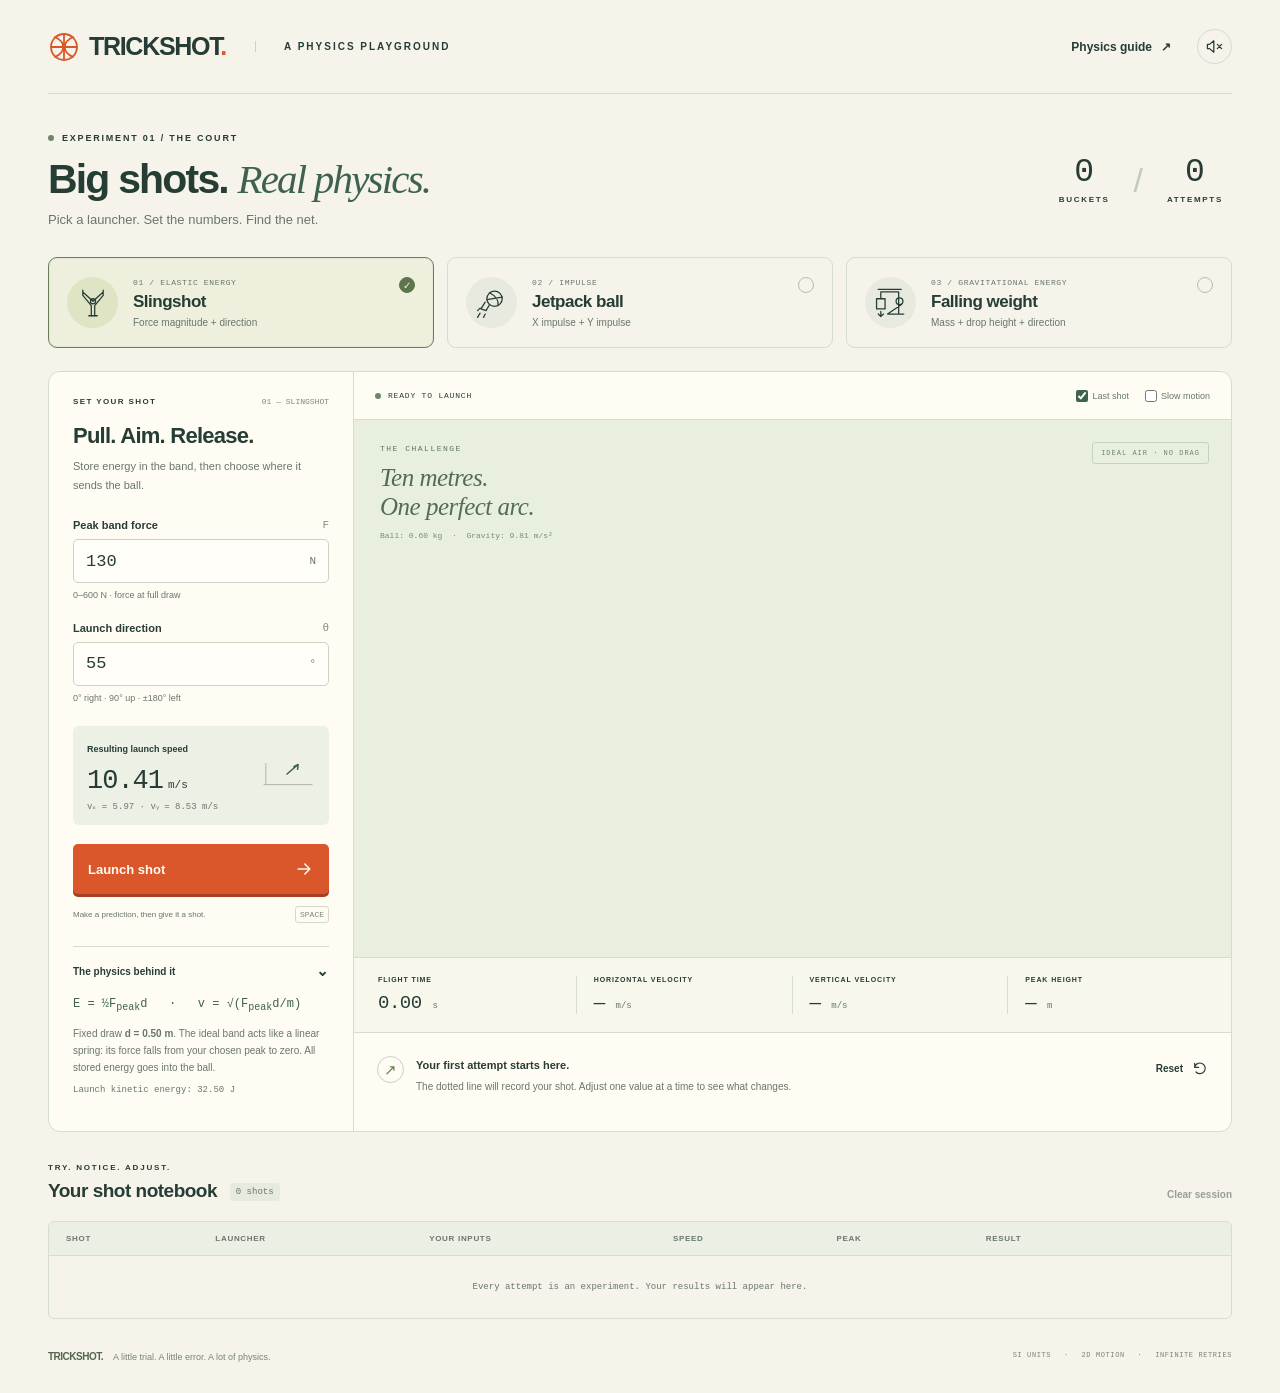
<file: physics_apps/trick-shot-lab/index.html>
<!doctype html>
<html lang="en">
<head>
  <meta charset="utf-8">
  <meta name="viewport" content="width=device-width, initial-scale=1">
  <meta name="theme-color" content="#f5f3ea">
  <meta name="description" content="Three launchers, real physics, one ridiculous basketball shot. An interactive physics playground.">
  <title>Trickshot — A Physics Playground</title>
  <link rel="stylesheet" href="styles.css">
  <script src="physics.js" defer></script>
  <script src="game.js" defer></script>
</head>
<body>
  <svg class="icon-library" xmlns="http://www.w3.org/2000/svg" aria-hidden="true">
    <symbol id="icon-ball" viewBox="0 0 32 32"><circle cx="16" cy="16" r="13"/><path d="M3 16h26M16 3v26M7 6c11 5 11 15 0 20M25 6c-11 5-11 15 0 20"/></symbol>
    <symbol id="icon-sling" viewBox="0 0 40 40"><path d="M18 35V23L8 11V5M22 35V23L32 11V5M8 7l12 11L32 7"/><circle cx="20" cy="18" r="3"/><path d="M15 35h10"/></symbol>
    <symbol id="icon-jet" viewBox="0 0 40 40"><circle cx="23" cy="15" r="9"/><path d="M17 8c8 4 11 9 10 15M14 16l18-3M12 19l-5 8 6 2 4-7M6 32l-3 5M12 33l-2 4M6 26l-3 3"/></symbol>
    <symbol id="icon-weight" viewBox="0 0 40 40"><path d="M8 7h21v25M8 7v8M3 15h10v12H3zM16 33l16-11M17 33h18M5 4h27"/><circle cx="30" cy="18" r="4"/><path d="M8 30v6m-3-3 3 3 3-3"/></symbol>
    <symbol id="icon-arrow" viewBox="0 0 24 24"><path d="M5 12h14m-6-6 6 6-6 6"/></symbol>
    <symbol id="icon-reset" viewBox="0 0 24 24"><path d="M4 11a8 8 0 1 1 2 7M4 5v6h6"/></symbol>
    <symbol id="icon-volume" viewBox="0 0 24 24"><path d="m11 4-6 5H2v6h3l6 5zM15 8a6 6 0 0 1 0 8M18 5a10 10 0 0 1 0 14"/></symbol>
    <symbol id="icon-muted" viewBox="0 0 24 24"><path d="m11 4-6 5H2v6h3l6 5zM16 9l6 6m0-6-6 6"/></symbol>
  </svg>

  <div class="site-shell">
    <header class="site-header">
      <a href="#page-title" class="brand" aria-label="Trickshot home"><svg><use href="#icon-ball"/></svg><span>TRICKSHOT<span class="brand-dot">.</span></span></a>
      <span class="header-caption">A PHYSICS PLAYGROUND</span>
      <div class="header-actions">
        <button class="text-button" id="guide-open">Physics guide <span aria-hidden="true">↗</span></button>
        <button class="icon-button" id="sound-toggle" aria-label="Turn sound on" aria-pressed="false"><svg><use href="#icon-muted"/></svg></button>
      </div>
    </header>

    <main>
      <section class="intro" aria-labelledby="page-title">
        <div><p class="eyebrow"><span class="live-dot"></span> EXPERIMENT 01 / THE COURT</p><h1 id="page-title">Big shots. <em>Real physics.</em></h1><p class="intro-copy">Pick a launcher. Set the numbers. Find the net.</p></div>
        <div class="session-score"><div><strong id="makes-total">0</strong><span>BUCKETS</span></div><span class="score-divider">/</span><div><strong id="attempts-total">0</strong><span>ATTEMPTS</span></div></div>
      </section>

      <section class="launcher-picker" aria-label="Choose your launcher">
        <button class="launcher-card selected" data-launcher="slingshot" aria-pressed="true"><span class="launcher-icon"><svg><use href="#icon-sling"/></svg></span><span class="launcher-card-copy"><span class="card-kicker">01 / ELASTIC ENERGY</span><strong>Slingshot</strong><span>Force magnitude + direction</span></span><span class="selection-mark" aria-hidden="true">✓</span></button>
        <button class="launcher-card" data-launcher="jetpack" aria-pressed="false"><span class="launcher-icon"><svg><use href="#icon-jet"/></svg></span><span class="launcher-card-copy"><span class="card-kicker">02 / IMPULSE</span><strong>Jetpack ball</strong><span>X impulse + Y impulse</span></span><span class="selection-mark" aria-hidden="true">✓</span></button>
        <button class="launcher-card" data-launcher="counterweight" aria-pressed="false"><span class="launcher-icon"><svg><use href="#icon-weight"/></svg></span><span class="launcher-card-copy"><span class="card-kicker">03 / GRAVITATIONAL ENERGY</span><strong>Falling weight</strong><span>Mass + drop height + direction</span></span><span class="selection-mark" aria-hidden="true">✓</span></button>
      </section>

      <section class="workbench" aria-label="Shot experiment">
        <aside class="control-panel">
          <div class="panel-heading"><span class="eyebrow">SET YOUR SHOT</span><span class="tiny-label" id="mode-tag">01 — SLINGSHOT</span></div>
          <h2 id="control-title">Pull. Aim. Release.</h2>
          <p class="control-description" id="control-description">Store energy in the band, then choose where it sends the ball.</p>
          <form id="shot-form">
            <fieldset id="shot-fields"><legend class="sr-only">Launcher settings</legend><div id="parameter-inputs"></div></fieldset>
            <div class="launch-readout"><span>Resulting launch speed</span><div><strong id="launch-speed">10.41</strong><span>m/s</span><svg viewBox="0 0 55 28" aria-hidden="true"><path d="M2 25h50M4 24V3"/><path id="mini-vector" d="M4 24 22 4m-1 7 1-7-7 2"/></svg></div><p id="launch-components">vₓ = 5.97 · vᵧ = 8.53 m/s</p></div>
            <p class="field-error" id="field-error" role="alert" hidden></p>
            <button type="submit" class="launch-button" id="launch-button"><span id="launch-label">Launch shot</span><svg><use href="#icon-arrow"/></svg></button>
            <div class="button-subline"><span>Make a prediction, then give it a shot.</span><kbd>SPACE</kbd></div>
          </form>
          <details class="equation-box" id="equation-details" open><summary>The physics behind it <span>⌄</span></summary><div id="equation-content"></div></details>
        </aside>

        <div class="court-panel">
          <div class="court-toolbar"><div><span class="live-dot"></span><strong id="court-status">READY TO LAUNCH</strong></div><div class="court-toggles"><label><input type="checkbox" id="trail-toggle" checked> Last shot</label><label><input type="checkbox" id="slow-toggle"> Slow motion</label></div></div>
          <div class="canvas-wrap" id="canvas-wrap">
            <canvas id="court" width="1280" height="760" aria-label="Basketball court: the ball starts at 1.20 metres high, 10 metres left of a hoop at 3.05 metres. Positive X is right and positive Y is up."></canvas>
            <div class="court-note"><span class="court-note-label">THE CHALLENGE</span><strong>Ten metres.<br>One perfect arc.</strong><span>Ball: 0.60 kg &nbsp;·&nbsp; Gravity: 9.81 m/s²</span></div>
            <span class="air-badge">IDEAL AIR · NO DRAG</span>
            <div class="offscreen-note" id="offscreen-note" hidden>↑ Ball above the court</div>
            <div class="result-overlay" id="result-overlay" hidden><span class="result-kicker" id="result-kicker">THAT’S A BUCKET</span><h3 id="result-title">Nothing but net.</h3><p id="result-copy"></p><button id="retry-button">Shoot again <svg><use href="#icon-reset"/></svg></button></div>
          </div>
          <div class="flight-dashboard" aria-label="Shot measurements"><div><span>FLIGHT TIME</span><strong id="flight-time">0.00 <small>s</small></strong></div><div><span>HORIZONTAL VELOCITY</span><strong id="flight-vx">— <small>m/s</small></strong></div><div><span>VERTICAL VELOCITY</span><strong id="flight-vy">— <small>m/s</small></strong></div><div><span>PEAK HEIGHT</span><strong id="flight-peak">— <small>m</small></strong></div></div>
          <div class="shot-feedback" role="status" aria-live="polite"><span class="feedback-icon" id="feedback-icon">↗</span><div><strong id="feedback-title">Your first attempt starts here.</strong><p id="feedback-copy">The dotted line will record your shot. Adjust one value at a time to see what changes.</p></div><button class="text-button" id="reset-shot" title="Return ball to launcher (R)">Reset <svg><use href="#icon-reset"/></svg></button></div>
        </div>
      </section>

      <section class="notebook" aria-labelledby="notebook-title"><div class="notebook-heading"><div><span class="eyebrow">TRY. NOTICE. ADJUST.</span><h2 id="notebook-title">Your shot notebook <span id="notebook-count">0 shots</span></h2></div><button id="clear-notebook" class="text-button" disabled>Clear session</button></div><div class="history-scroll"><table><thead><tr><th scope="col">SHOT</th><th scope="col">LAUNCHER</th><th scope="col">YOUR INPUTS</th><th scope="col">SPEED</th><th scope="col">PEAK</th><th scope="col">RESULT</th><th scope="col"><span class="sr-only">Restore settings</span></th></tr></thead><tbody id="shot-history"><tr class="empty-history"><td colspan="7">Every attempt is an experiment. Your results will appear here.</td></tr></tbody></table></div></section>
    </main>
    <footer><span><strong>TRICKSHOT.</strong> A little trial. A little error. A lot of physics.</span><span>SI UNITS <span class="footer-dot">·</span> 2D MOTION <span class="footer-dot">·</span> INFINITE RETRIES</span></footer>
  </div>

  <dialog id="physics-guide" aria-labelledby="guide-title"><div class="guide-header"><span class="eyebrow">THE RULES OF THIS LITTLE WORLD</span><button id="guide-close" class="icon-button" aria-label="Close physics guide">×</button></div><h2 id="guide-title">Three paths to the same arc.</h2><p>Each launcher turns your inputs into an initial velocity. After release, the same gravity acts on every ball. Nothing fires again during flight.</p><div class="guide-section"><h3>01 — Slingshot</h3><p>An ideal linear spring is drawn a fixed <strong>0.50 m</strong>. You set the force at full draw and the launch angle. The band’s force decreases to zero as it relaxes, so its average force is half the peak force.</p><div class="guide-equation">E = ½F<sub>peak</sub>d &nbsp; → &nbsp; v = √(F<sub>peak</sub>d / m)</div><p>All stored elastic energy becomes the ball’s kinetic energy. The model neglects the band’s mass and losses.</p></div><div class="guide-section"><h3>02 — Jetpack ball</h3><p>Two ideal instantaneous impulses act together at launch: <strong>Jₓ</strong> and <strong>Jᵧ</strong>, measured in newton-seconds (N·s). Positive X points right; positive Y points up. Negative inputs point the opposite way.</p><div class="guide-equation">vₓ = Jₓ / m &nbsp; · &nbsp; vᵧ = Jᵧ / m</div><p>The ball starts at rest. The jetpack is treated as massless; fuel loss and burn duration are ignored. An impulse is a change in momentum, not a force.</p></div><div class="guide-section"><h3>03 — Falling weight</h3><p>A counterweight of mass <strong>M</strong> falls through height <strong>h</strong>. An ideal mechanism transfers all the lost gravitational potential energy to the ball. A lossless guide sets the ball’s exit direction.</p><div class="guide-equation">Mgh = ½mv² &nbsp; → &nbsp; v = √(2Mgh / m)</div><p>This is an ideal energy-transfer model, not a simulated hammer collision: the weight ends at rest, moving parts are massless, and there is no friction. Drop height refers to the weight’s travel, not the ball’s launch height.</p></div><div class="guide-section"><h3>The shared court</h3><p>The ball’s mass <strong>m = 0.60 kg</strong> and radius is <strong>0.12 m</strong>. It launches from <strong>(0, 1.20) m</strong> relative to the marked origin. The hoop is <strong>10.00 m</strong> away, <strong>3.05 m</strong> above the floor, with a <strong>0.45 m</strong> opening.</p><div class="guide-equation">x = vₓt &nbsp; · &nbsp; y = 1.20 + vᵧt − ½gt²</div><p>Gravity is <strong>9.81 m/s²</strong>; there is no air resistance, spin lift, or wind. Angles are counterclockwise from +X: 0° is right, 90° is up. A basket counts only when the entire ball fits through the hoop while moving downward.</p><p>Collisions use approximate restitution coefficients: floor <strong>0.72</strong>, rim <strong>0.65</strong>, and backboard <strong>0.78</strong>. A floor bounce retains 82% of horizontal speed. The net is visual only. Floor and bank shots count. Attempts end after the ball settles, leaves the horizontal play area, or reaches 12 simulated seconds.</p></div><div class="guide-tip"><strong>Try this experiment</strong><p>Keep the angle fixed. Double the slingshot’s peak force. Does the launch speed double? Compare that with doubling both jetpack impulses.</p></div><p class="guide-shortcuts"><kbd>SPACE</kbd> Launch &nbsp; <kbd>R</kbd> Reset &nbsp; · &nbsp; Settings are held fixed during flight.</p></dialog>
</body>
</html>
</file>
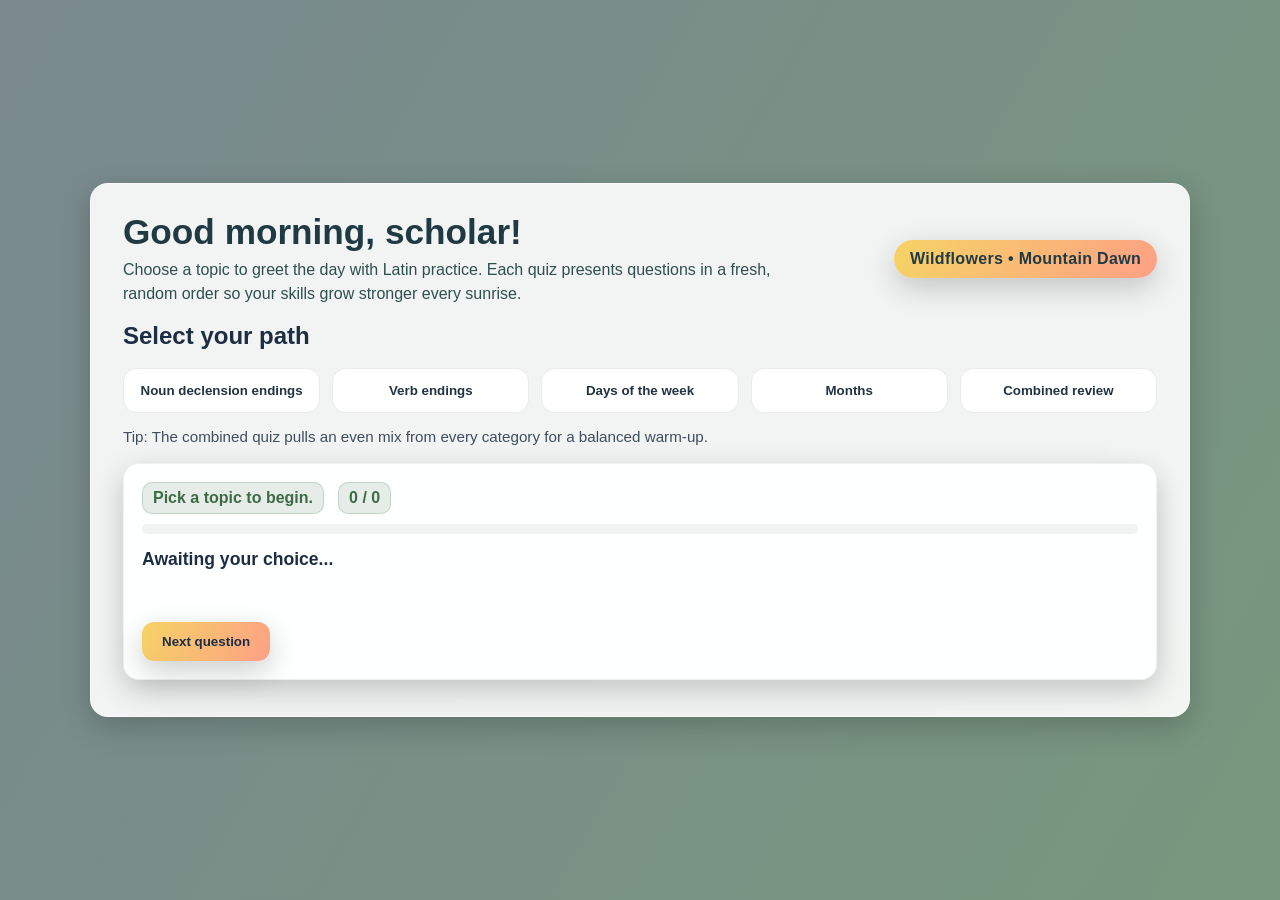
<file: learning_apps/latin_final_fall.html>
<!DOCTYPE html>
<html lang="en">
<head>
  <meta charset="UTF-8" />
  <meta name="viewport" content="width=device-width, initial-scale=1.0" />
  <title>Latin Sunrise Quiz</title>
  <style>
    :root {
      --sunrise: #f6d365;
      --sunrise-two: #fda085;
      --deep-sky: #203a43;
      --forest: #3e6b46;
      --paper: rgba(255, 255, 255, 0.9);
      --accent: #d46a6a;
      --shadow: 0 10px 30px rgba(0, 0, 0, 0.2);
    }

    * { box-sizing: border-box; }

    body {
      margin: 0;
      font-family: 'Segoe UI', Tahoma, Geneva, Verdana, sans-serif;
      min-height: 100vh;
      color: #1d2d44;
      display: flex;
      align-items: center;
      justify-content: center;
      background: linear-gradient(120deg, rgba(32, 58, 67, 0.6), rgba(62, 107, 70, 0.7)),
        url('https://images.unsplash.com/photo-1455156218388-5e61b5268184?auto=format&fit=crop&w=1600&q=80') center/cover no-repeat fixed;
      padding: 24px;
    }

    .glass {
      width: min(1100px, 100%);
      background: var(--paper);
      backdrop-filter: blur(4px);
      border-radius: 18px;
      box-shadow: var(--shadow);
      padding: 28px 32px 36px;
      border: 1px solid rgba(255, 255, 255, 0.6);
    }

    header {
      display: flex;
      align-items: center;
      justify-content: space-between;
      gap: 12px;
      flex-wrap: wrap;
      margin-bottom: 16px;
    }

    .greeting {
      font-size: clamp(1.4rem, 2vw + 1rem, 2.2rem);
      font-weight: 700;
      color: var(--deep-sky);
    }

    .subhead {
      margin: 6px 0 0;
      color: #2f4f4f;
      font-size: 1rem;
      max-width: 650px;
      line-height: 1.5;
    }

    .pill {
      background: linear-gradient(120deg, var(--sunrise), var(--sunrise-two));
      color: #203a43;
      padding: 10px 16px;
      border-radius: 999px;
      font-weight: 700;
      letter-spacing: 0.02em;
      box-shadow: var(--shadow);
    }

    .selectors {
      display: grid;
      grid-template-columns: repeat(auto-fit, minmax(180px, 1fr));
      gap: 12px;
      margin: 18px 0 10px;
    }

    .selector {
      padding: 14px 16px;
      border-radius: 14px;
      border: 1px solid rgba(0, 0, 0, 0.08);
      background: white;
      cursor: pointer;
      font-weight: 700;
      color: #234;
      transition: transform 160ms ease, box-shadow 160ms ease, border-color 160ms ease;
    }

    .selector:hover,
    .selector:focus-visible {
      transform: translateY(-3px);
      box-shadow: 0 12px 20px rgba(0, 0, 0, 0.1);
      border-color: var(--sunrise-two);
      outline: none;
    }

    .selector.active {
      border-color: var(--accent);
      box-shadow: 0 14px 22px rgba(212, 106, 106, 0.25);
      color: #7a1c1c;
    }

    .quiz-card {
      margin-top: 18px;
      padding: 18px;
      border-radius: 16px;
      background: rgba(255, 255, 255, 0.95);
      border: 1px solid rgba(0, 0, 0, 0.06);
      box-shadow: var(--shadow);
    }

    .meta {
      display: flex;
      align-items: center;
      gap: 14px;
      flex-wrap: wrap;
      margin-bottom: 10px;
    }

    .badge {
      background: rgba(62, 107, 70, 0.12);
      color: var(--forest);
      padding: 6px 10px;
      border-radius: 10px;
      font-weight: 700;
      border: 1px solid rgba(62, 107, 70, 0.2);
    }

    .progress-track {
      width: 100%;
      height: 10px;
      background: rgba(0, 0, 0, 0.05);
      border-radius: 999px;
      overflow: hidden;
      margin: 8px 0 12px;
    }

    .progress-fill {
      height: 100%;
      width: 0;
      background: linear-gradient(120deg, var(--sunrise), var(--sunrise-two));
      transition: width 220ms ease;
    }

    .question {
      font-size: 1.1rem;
      font-weight: 700;
      margin: 12px 0 10px;
      line-height: 1.5;
      color: #1d2d44;
    }

    .options {
      display: grid;
      grid-template-columns: repeat(auto-fit, minmax(240px, 1fr));
      gap: 10px;
      margin: 8px 0 6px;
    }

    .option-btn {
      padding: 12px 14px;
      border-radius: 12px;
      border: 1px solid rgba(0, 0, 0, 0.08);
      background: #f9fbff;
      cursor: pointer;
      text-align: left;
      font-weight: 600;
      color: #233142;
      transition: transform 150ms ease, box-shadow 150ms ease, border-color 150ms ease, background 150ms ease;
    }

    .option-btn:hover:not(.disabled),
    .option-btn:focus-visible:not(.disabled) {
      transform: translateY(-2px);
      box-shadow: 0 10px 18px rgba(0, 0, 0, 0.12);
      border-color: var(--sunrise-two);
      outline: none;
    }

    .option-btn.correct {
      background: rgba(62, 107, 70, 0.14);
      border-color: var(--forest);
      color: #214a2d;
    }

    .option-btn.incorrect {
      background: rgba(212, 106, 106, 0.18);
      border-color: var(--accent);
      color: #7a1c1c;
    }

    .option-btn.disabled {
      pointer-events: none;
      opacity: 0.9;
    }

    .feedback {
      min-height: 24px;
      font-weight: 700;
      color: #234;
    }

    .feedback .detail {
      font-weight: lighter;
      color: #1d2d44;
      margin-top: 4px;
      line-height: 1.4;
    }

    .controls {
      display: flex;
      gap: 12px;
      margin-top: 10px;
      flex-wrap: wrap;
      align-items: center;
    }

    button.primary {
      background: linear-gradient(120deg, var(--sunrise), var(--sunrise-two));
      border: none;
      border-radius: 12px;
      padding: 12px 20px;
      font-weight: 800;
      color: #1d2d44;
      cursor: pointer;
      box-shadow: var(--shadow);
      transition: transform 150ms ease, box-shadow 150ms ease;
    }

    button.primary:hover,
    button.primary:focus-visible {
      transform: translateY(-2px);
      box-shadow: 0 12px 20px rgba(0, 0, 0, 0.2);
      outline: none;
    }

    .muted {
      color: #3f4d5c;
      font-size: 0.95rem;
    }

    .score-card {
      background: rgba(62, 107, 70, 0.08);
      border: 1px solid rgba(62, 107, 70, 0.25);
      padding: 14px;
      border-radius: 14px;
      margin-top: 12px;
      font-weight: 700;
      color: #214a2d;
      display: inline-flex;
      align-items: center;
      gap: 10px;
    }

    @media (max-width: 640px) {
      .options {
        grid-template-columns: 1fr;
      }
    }
  </style>
</head>
<body>
  <main class="glass" aria-live="polite">
    <header>
      <div>
        <div class="greeting">Good morning, scholar!</div>
        <p class="subhead">Choose a topic to greet the day with Latin practice. Each quiz presents questions in a fresh, random order so your skills grow stronger every sunrise.</p>
      </div>
      <div class="pill">Wildflowers • Mountain Dawn</div>
    </header>

    <section>
      <h2 style="margin: 0 0 6px; color: #1d2d44;">Select your path</h2>
      <div class="selectors" role="list">
        <button class="selector" data-topic="nouns">Noun declension endings</button>
        <button class="selector" data-topic="verbs">Verb endings</button>
        <button class="selector" data-topic="days">Days of the week</button>
        <button class="selector" data-topic="months">Months</button>
        <button class="selector" data-topic="combined">Combined review</button>
      </div>
      <p class="muted">Tip: The combined quiz pulls an even mix from every category for a balanced warm-up.</p>
    </section>

    <section class="quiz-card" aria-live="polite">
      <div class="meta">
        <span class="badge" id="topic-label">Pick a topic to begin.</span>
        <span class="badge" id="progress-label">0 / 0</span>
      </div>
      <div class="progress-track" aria-hidden="true">
        <div class="progress-fill" id="progress-fill"></div>
      </div>
      <div class="question" id="question-text">Awaiting your choice...</div>
      <div class="options" id="options" role="list"></div>
      <div class="feedback" id="feedback"></div>
      <div class="controls">
        <button class="primary" id="next-btn" disabled>Next question</button>
        <span class="muted" id="score-text"></span>
      </div>
      <div id="summary" class="score-card" style="display:none;"></div>
    </section>
  </main>

  <script>
    const selectors = document.querySelectorAll('.selector');
    const questionEl = document.getElementById('question-text');
    const optionsEl = document.getElementById('options');
    const feedbackEl = document.getElementById('feedback');
    const nextBtn = document.getElementById('next-btn');
    const topicLabel = document.getElementById('topic-label');
    const progressLabel = document.getElementById('progress-label');
    const progressFill = document.getElementById('progress-fill');
    const scoreText = document.getElementById('score-text');
    const summary = document.getElementById('summary');

    let currentTopic = '';
    let currentQuestions = [];
    let currentIndex = 0;
    let score = 0;
    const combinedPullCount = 3;

    // DATA CORRECTIONS:
    // Added Macrons (ā, ē, ī, ō, ū) to ensure grammatical accuracy.
    // Differentiated 4th Declension Genitive/Plural (-ūs) from 2nd Declension Nominative (-us).
    // Differentiated Conjugations (are vs āre).

    const questionBanks = {
      nouns: [
        {
          prompt: 'Identify the nominative singular ending for first declension feminine nouns.',
          answer: '-a',
          options: ['-a', '-ae', '-am', '-us'],
          detail: 'First declension nouns like “puella” use the short -a in the nominative singular.'
        },
        {
          prompt: 'What is the genitive singular ending for first declension feminine nouns?',
          answer: '-ae',
          options: ['-ae', '-ārum', '-īs', '-us'],
          detail: 'The -ae ending marks “of the” for first declension singular forms, as in “puellae.”'
        },
        {
          prompt: 'Choose the dative singular ending for first declension feminine nouns.',
          answer: '-ae',
          options: ['-am', '-ae', '-īs', '-ō'],
          detail: 'First declension datives use -ae to show “to/for,” e.g., “puellae” meaning “to the girl.”'
        },
        {
          prompt: 'Select the accusative singular ending for first declension feminine nouns.',
          answer: '-am',
          options: ['-am', '-a', '-um', '-em'],
          detail: 'Direct objects in the first declension take -am: “puellam” (the girl, object).'
        },
        {
          prompt: 'Pick the ablative singular ending for first declension feminine nouns.',
          answer: '-ā',
          options: ['-ā', '-a', '-e', '-u', '-īs'],
          detail: 'The long -ā marks separation or means in the first declension: “cum puellā” (with the girl). Note the macron!'
        },
        {
          prompt: 'Identify the nominative plural ending for first declension feminine nouns.',
          answer: '-ae',
          options: ['-ae', '-ārum', '-ās', '-ī'],
          detail: 'First declension plurals switch to -ae in the nominative: “puellae” (girls as subject).'
        },
        {
          prompt: 'What is the genitive plural ending for first declension feminine nouns?',
          answer: '-ārum',
          options: ['-ārum', '-ōrum', '-um', '-ium'],
          detail: 'Possession for first declension plurals uses -ārum: “puellārum” (of the girls).'
        },
        {
          prompt: 'Choose the dative plural ending for first declension feminine nouns.',
          answer: '-īs',
          options: ['-īs', '-ibus', '-ae', '-ū'],
          detail: 'The -īs ending signals “to/for” in first declension plurals: “puellīs.”'
        },
        {
          prompt: 'Select the accusative plural ending for first declension feminine nouns.',
          answer: '-ās',
          options: ['-ās', '-ēs', '-ōs', '-a'],
          detail: 'First declension accusative plurals end in -ās: “puellās” (girls as direct object).'
        },
        {
          prompt: 'Pick the ablative plural ending for first declension feminine nouns.',
          answer: '-īs',
          options: ['-īs', '-ibus', '-ae', '-e'],
          detail: 'Ablative plurals in the first declension use -īs: “cum puellīs” (with the girls).'
        },
        {
          prompt: 'Identify the nominative singular ending for second declension masculine nouns.',
          answer: '-us',
          options: ['-us', '-er', '-um', '-a'],
          detail: 'Typical second declension masculine nouns like “servus” end in -us in the nominative singular.'
        },
        {
          prompt: 'What is the genitive singular ending for second declension nouns (masculine or neuter)?',
          answer: '-ī',
          options: ['-ī', '-ae', '-īs', '-us'],
          detail: 'Second declension possession is marked by the long -ī: “servī” (of the slave).'
        },
        {
          prompt: 'Choose the dative singular ending for second declension nouns.',
          answer: '-ō',
          options: ['-ō', '-uī', '-ae', '-ī'],
          detail: 'The long -ō ending signals “to/for” in the second declension: “servō.”'
        },
        {
          prompt: 'Select the accusative singular ending for second declension masculine nouns.',
          answer: '-um',
          options: ['-um', '-em', '-a', '-am'],
          detail: 'Masculine second declension direct objects end in -um: “servum.”'
        },
        {
          prompt: 'Pick the ablative singular ending for second declension nouns.',
          answer: '-ō',
          options: ['-ō', '-e', '-ū', '-īs'],
          detail: 'Second declension ablatives use the long -ō, as in “cum servō” or “cum bellō.”'
        },
        {
          prompt: 'Identify the nominative plural ending for second declension masculine nouns.',
          answer: '-ī',
          options: ['-ī', '-ae', '-ēs', '-a'],
          detail: 'Masculine plurals shift to -ī: “servī” (slaves) in the nominative.'
        },
        {
          prompt: 'What is the genitive plural ending for second declension nouns?',
          answer: '-ōrum',
          options: ['-ōrum', '-ārum', '-um', '-ium'],
          detail: '-ōrum marks “of the” in second declension plurals: “servōrum.”'
        },
        {
          prompt: 'Choose the dative plural ending for second declension nouns.',
          answer: '-īs',
          options: ['-īs', '-ibus', '-ōs', '-a'],
          detail: 'Second declension dative plurals take -īs: “servīs,” “bellīs.”'
        },
        {
          prompt: 'Select the ablative plural ending for second declension nouns.',
          answer: '-īs',
          options: ['-īs', '-ibus', '-e', '-ō'],
          detail: 'Ablative plurals in the second declension also use -īs for both masculine and neuter forms.'
        },
        {
          prompt: 'Select the accusative plural ending for second declension masculine nouns.',
          answer: '-ōs',
          options: ['-ōs', '-ās', '-ēs', '-a'],
          detail: 'Masculine accusative plurals end in long -ōs: “servōs.”'
        },
        {
          prompt: 'Pick the nominative and accusative plural ending for second declension neuter nouns.',
          answer: '-a',
          options: ['-a', '-ī', '-ēs', '-ia'],
          detail: 'Neuter plurals in the second declension use short -a for both nominative and accusative: “bella.”'
        },
        {
          prompt: 'Identify the nominative singular ending for second declension neuter nouns.',
          answer: '-um',
          options: ['-um', '-us', '-a', '-e'],
          detail: 'Common neuter nouns like “bellum” end in -um in the nominative singular, matching the accusative.'
        },
        {
          prompt: 'Choose the accusative singular ending for second declension neuter nouns.',
          answer: '-um',
          options: ['-um', '-a', '-em', '-e'],
          detail: 'Second declension neuter direct objects mirror the nominative and end in -um: “bellum.”'
        },
        {
          prompt: 'What is the vocative singular ending for most second declension masculine nouns ending in -us?',
          answer: '-e',
          options: ['-e', '-us', '-ī', '-er'],
          detail: 'Calling directly to a -us noun changes to -e: “serve!” for “servus.”'
        },
        {
          prompt: 'Select the nominative singular ending typical for third declension masculine nouns.',
          answer: 'varies (stem ending)',
          options: ['varies (stem ending)', '-us', '-a', '-ēs'],
          detail: 'Third declension nominatives are variable—like “rex,” “homo,” or “mater”—so no single set ending appears.'
        },
        {
          prompt: 'Choose the genitive singular ending for third declension nouns.',
          answer: '-is',
          options: ['-is', '-us', '-ae', '-eī'],
          detail: 'The stable marker for third declension possession is short -is: “regis,” “matris.”'
        },
        {
          prompt: 'Pick the dative singular ending for third declension nouns.',
          answer: '-ī',
          options: ['-ī', '-ō', '-uī', '-ae'],
          detail: 'Third declension “to/for” uses long -ī: “regī,” “legī.”'
        },
        {
          prompt: 'Identify the accusative singular ending for third declension masculine or feminine nouns.',
          answer: '-em',
          options: ['-em', '-um', '-am', '-ās'],
          detail: 'Most third declension m./f. nouns form the direct object with -em: “regem,” “matrem.”'
        },
        {
          prompt: 'Select the ablative singular ending for most third declension nouns.',
          answer: '-e',
          options: ['-e', '-ū', '-ā', '-īs'],
          detail: 'The common ablative singular ending is -e, as in “cum rege.” (Note: i-stems may use -ī).'
        },
        {
          prompt: 'Choose the nominative plural ending for third declension masculine and feminine nouns.',
          answer: '-ēs',
          options: ['-ēs', '-a', '-ia', '-us'],
          detail: 'Third declension m./f. plurals use long -ēs in the nominative: “regēs,” “matrēs.”'
        },
        {
          prompt: 'Pick the accusative plural ending for third declension masculine and feminine nouns.',
          answer: '-ēs',
          options: ['-ēs', '-ās', '-ōs', '-a'],
          detail: 'Direct objects in third declension m./f. plurals end in long -ēs: “regēs,” “urbēs.”'
        },
        {
          prompt: 'What is the genitive plural ending commonly used for third declension nouns?',
          answer: '-um',
          options: ['-um', '-ōrum', '-ārum', '-ērum'],
          detail: 'The standard genitive plural is -um, e.g., “regum.” (i-stems will use -ium).'
        },
        {
          prompt: 'Identify the ablative/dative plural ending for third declension nouns.',
          answer: '-ibus',
          options: ['-ibus', '-īs', '-us', '-ēbus'],
          detail: 'Both dative and ablative plurals use -ibus across third declension nouns: “regibus.”'
        },
        {
          prompt: 'Select the nominative and accusative singular ending for third declension neuter nouns.',
          answer: 'same as nominative (varies)',
          options: ['same as nominative (varies)', '-um', '-em', '-a'],
          detail: 'Third declension neuters have identical nominative and accusative forms with variable endings, e.g., “corpus.”'
        },
        {
          prompt: 'Pick the nominative and accusative plural ending for third declension neuter nouns.',
          answer: '-a',
          options: ['-a', '-ia', '-ēs', '-ua'],
          detail: 'Most third declension neuters form plural nom./acc. with -a: “corpora.” (i-stems use -ia).'
        },
        {
          prompt: 'Identify the nominative singular ending for fourth declension masculine or feminine nouns.',
          answer: '-us',
          options: ['-us', '-u', '-ēs', '-a'],
          detail: 'Fourth declension m./f. nouns like “manus” use short -us in the nominative singular.'
        },
        {
          prompt: 'What is the genitive singular ending for fourth declension nouns?',
          answer: '-ūs',
          options: ['-ūs', '-us', '-is', '-eī', '-ī'],
          detail: 'Possession in the fourth declension is marked by long -ūs: “manūs.” Note the difference from the Nom Sg!'
        },
        {
          prompt: 'Choose the dative singular ending for fourth declension nouns.',
          answer: '-uī',
          options: ['-uī', '-ū', '-ō', '-ae'],
          detail: 'Fourth declension “to/for” often uses -uī: “manuī.”'
        },
        {
          prompt: 'Select the accusative singular ending for fourth declension masculine or feminine nouns.',
          answer: '-um',
          options: ['-um', '-em', '-ās', '-ēs'],
          detail: 'Direct objects in fourth declension m./f. take -um: “manum,” “fructum.”'
        },
        {
          prompt: 'Pick the ablative singular ending for fourth declension nouns.',
          answer: '-ū',
          options: ['-ū', '-ō', '-e', '-īs'],
          detail: 'The ablative singular is characteristically long -ū: “manū,” “fructū.”'
        },
        {
          prompt: 'Identify the nominative plural ending for fourth declension masculine and feminine nouns.',
          answer: '-ūs',
          options: ['-ūs', '-ua', '-ēs', '-a', '-us'],
          detail: 'Fourth declension m./f. plurals use long -ūs: “manūs.” This matches the Genitive Singular.'
        },
        {
          prompt: 'Choose the accusative plural ending for fourth declension masculine and feminine nouns.',
          answer: '-ūs',
          options: ['-ūs', '-ua', '-ēs', '-a'],
          detail: 'Accusative plurals for m./f. fourth declension also use long -ūs: “manūs.”'
        },
        {
          prompt: 'Pick the genitive plural ending for fourth declension nouns.',
          answer: '-uum',
          options: ['-uum', '-ōrum', '-um', '-ium'],
          detail: 'Fourth declension genitive plurals take -uum: “manuum.”'
        },
        {
          prompt: 'Select the ablative/dative plural ending for fourth declension nouns.',
          answer: '-ibus',
          options: ['-ibus', '-īs', '-ēbus', '-bus'],
          detail: 'Dative and ablative plurals usually use -ibus: “manibus,” “fructibus.”'
        },
        {
          prompt: 'Identify the nominative singular ending for fourth declension neuter nouns.',
          answer: '-ū',
          options: ['-ū', '-us', '-um', '-a'],
          detail: 'Neuter fourth declension nouns like “cornū” use long -ū in the nominative singular.'
        },
        {
          prompt: 'Select the accusative singular ending for fourth declension neuter nouns.',
          answer: '-ū',
          options: ['-ū', '-um', '-a', '-us'],
          detail: 'Fourth declension neuter accusative singular matches the nominative at -ū: “cornū.”'
        },
        {
          prompt: 'What is the nominative and accusative plural ending for fourth declension neuter nouns?',
          answer: '-ua',
          options: ['-ua', '-a', '-us', '-ia'],
          detail: 'Fourth declension neuter plurals form nom./acc. in -ua: “cornua.”'
        },
        {
          prompt: 'Choose the genitive singular ending for fifth declension nouns.',
          answer: '-eī',
          options: ['-eī', '-is', '-ī', '-ae'],
          detail: 'Fifth declension nouns like “dies” form the genitive with -eī (or -ēī): “diēī,” “reī.”'
        },
        {
          prompt: 'Identify the nominative singular ending for fifth declension nouns.',
          answer: '-ēs',
          options: ['-ēs', '-us', '-a', '-um'],
          detail: 'Most fifth declension nouns have long -ēs in the nominative singular: “rēs,” “diēs.”'
        },
        {
          prompt: 'Select the accusative singular ending for fifth declension nouns.',
          answer: '-em',
          options: ['-em', '-um', '-am', '-ās'],
          detail: 'Fifth declension accusative singular ends in -em: “rem,” “diem.”'
        },
        {
          prompt: 'Pick the ablative singular ending for fifth declension nouns.',
          answer: '-ē',
          options: ['-ē', '-e', '-ū', '-ā', '-īs'],
          detail: 'The ablative singular uses long -ē: “rē,” “diē.”'
        },
        {
          prompt: 'Choose the nominative and vocative plural ending for fifth declension nouns.',
          answer: '-ēs',
          options: ['-ēs', '-a', '-us', '-ae'],
          detail: 'Plural subjects in the fifth declension use long -ēs: “rēs,” “diēs.”'
        },
        {
          prompt: 'Select the genitive plural ending for fifth declension nouns.',
          answer: '-ērum',
          options: ['-ērum', '-ārum', '-ōrum', '-um'],
          detail: 'Fifth declension possession in the plural is -ērum: “rērum,” “diērum.”'
        },
        {
          prompt: 'Pick the ablative/dative plural ending for fifth declension nouns.',
          answer: '-ēbus',
          options: ['-ēbus', '-ibus', '-īs', '-bus'],
          detail: 'The ending -ēbus marks the ablative/dative plurals: “rēbus,” “diēbus.”'
        }
      ],
      verbs: [
        {
          prompt: 'What is the present active infinitive ending for first conjugation verbs?',
          answer: '-āre',
          options: ['-āre', '-ēre', '-ere', '-īre'],
          detail: 'First conjugation stems in -a take the long infinitive ending -āre, as seen in "amāre" (to love).'
        },
        {
          prompt: 'Choose the present active infinitive ending for second conjugation verbs.',
          answer: '-ēre',
          options: ['-āre', '-ēre', '-ere', '-īre'],
          detail: 'Second conjugation verbs have a long -ē stem: "vidēre" (to see), "habēre" (to have).'
        },
        {
          prompt: 'Select the present active infinitive ending for third conjugation verbs.',
          answer: '-ere',
          options: ['-īre', '-ēre', '-ere', '-ārī'],
          detail: 'Third conjugation verbs use a short -e before -re, as in "regere" (to rule), "dīcere" (to say).'
        },
        {
          prompt: 'Pick the present active infinitive ending for fourth conjugation verbs.',
          answer: '-īre',
          options: ['-īrī', '-āre', '-īre', '-ārī'],
          detail: 'Fourth conjugation verbs use the long -ī plus -re, giving infinitives such as "audīre" (to hear).'
        },
        {
          prompt: 'What is the singular active imperative ending for first conjugation verbs?',
          answer: '-ā',
          options: ['-ā', '-āte', '-e', '-īte'],
          detail: 'First conjugation imperatives drop -re from the infinitive, leaving long -ā: "amā!" (Love!)'
        },
        {
          prompt: 'Choose the plural active imperative ending for first conjugation verbs.',
          answer: '-āte',
          options: ['-āte', '-ēte', '-īte', '-īrī'],
          detail: 'Adding -te to the present stem makes the plural: "amāte!" (Love!)'
        },
        {
          prompt: 'Select the singular active imperative ending for second conjugation verbs.',
          answer: '-ē',
          options: ['-ē', '-ēte', '-i', '-īte'],
          detail: 'Second conjugation imperatives keep a long -ē: "vidē!" (See!)'
        },
        {
          prompt: 'Pick the plural active imperative ending for second conjugation verbs.',
          answer: '-ēte',
          options: ['-ēte', '-āte', '-īte', '-e'],
          detail: 'Adding -te to the long -ē stem yields "vidēte!" (See!)'
        },
        {
          prompt: 'Identify the singular active imperative ending for third conjugation verbs.',
          answer: '-e',
          options: ['-e', '-īte', '-i', '-ere'],
          detail: 'Third conjugation imperatives shorten to -e on the stem: "rege!" (Govern!)'
        },
        {
          prompt: 'Choose the plural active imperative ending for third conjugation verbs.',
          answer: '-ite',
          options: ['-ite', '-ēte', '-āte', '-īrī'],
          detail: 'The plural adds -ite (short i), giving commands like "regite!" (Govern!)'
        },
        {
          prompt: 'Select the singular active imperative ending for fourth conjugation verbs.',
          answer: '-ī',
          options: ['-ī', '-e', '-īre', '-īte'],
          detail: 'Fourth conjugation imperatives end in long -ī: "audī!" (Listen!)'
        },
        {
          prompt: 'Pick the plural active imperative ending for fourth conjugation verbs.',
          answer: '-īte',
          options: ['-īte', '-ēte', '-āte', '-e'],
          detail: 'Adding -te to the -ī stem yields "audīte!" (Listen!)'
        },
        {
          prompt: 'What is the present active indicative ending for 1st person singular?',
          answer: '-ō',
          options: ['-ō', '-s', '-t', '-mus'],
          detail: 'The 1st person singular uses -ō as in "amō" (I love). Note: "sum" uses -m, but -ō is standard for conjugations.'
        },
        {
          prompt: 'Name the present active indicative ending for 2nd person singular.',
          answer: '-s',
          options: ['-s', '-t', '-tis', '-mus'],
          detail: 'Active verbs take -s for the 2nd person singular: "amās" (you love).'
        },
        {
          prompt: 'Select the present active indicative ending for 3rd person singular.',
          answer: '-t',
          options: ['-t', '-s', '-mus', '-nt'],
          detail: 'The 3rd person singular ends in -t: "amat" (he/she loves).'
        },
        {
          prompt: 'Pick the present active indicative ending for 1st person plural.',
          answer: '-mus',
          options: ['-mus', '-tis', '-nt', '-mur'],
          detail: 'Adding -mus marks 1st person plural: "amāmus" (we love).'
        },
        {
          prompt: 'Choose the present active indicative ending for 2nd person plural.',
          answer: '-tis',
          options: ['-tis', '-mus', '-nt', '-minī'],
          detail: 'The -tis ending forms 2nd person plural: "amātis" (you all love).'
        },
        {
          prompt: 'Select the present active indicative ending for 3rd person plural.',
          answer: '-nt',
          options: ['-mus', '-nt', '-tis', '-bam'],
          detail: 'Third person plural verbs end in -nt: "amant" (they love).'
        },
        {
          prompt: 'What is the present passive indicative ending for 1st person singular?',
          answer: '-or',
          options: ['-or', '-ris', '-tur', '-mur'],
          detail: 'Passive 1st person singular takes -or: "amor" (I am loved).'
        },
        {
          prompt: 'Choose the present passive indicative ending for 2nd person singular.',
          answer: '-ris / -re',
          options: ['-ris / -re', '-tur', '-mur', '-minī'],
          detail: 'Second person passive can appear as -ris or contracted -re: "amāris" or "amāre" (you are loved).'
        },
        {
          prompt: 'Select the present passive indicative ending for 3rd person singular.',
          answer: '-tur',
          options: ['-tur', '-ris', '-mur', '-ntur'],
          detail: 'The 3rd person singular passive ends in -tur: "amātur" (he/she is loved).'
        },
        {
          prompt: 'Pick the present passive indicative ending for 1st person plural.',
          answer: '-mur',
          options: ['-mur', '-minī', '-ntur', '-mus'],
          detail: 'Adding -mur creates the 1st person plural passive: "amāmur" (we are loved).'
        },
        {
          prompt: 'Identify the present passive indicative ending for 2nd person plural.',
          answer: '-minī',
          options: ['-minī', '-tis', '-mur', '-ntur'],
          detail: 'The -minī ending marks 2nd person plural passive: "amāminī" (you all are loved).'
        },
        {
          prompt: 'Choose the present passive indicative ending for 3rd person plural.',
          answer: '-ntur',
          options: ['-tur', '-mur', '-ntur', '-or'],
          detail: 'Third person plural passive forms end in -ntur: "amantur" (they are loved).'
        }
      ],
      days: [
        { prompt: 'Which Latin name matches to Monday?', answer: 'dies Lūnae', options: ['dies Lūnae', 'dies Martis', 'dies Sāturnī', 'dies Mercuriī'], detail: 'Latin “dies Lūnae” literally means “day of the Moon.”' },
        { prompt: 'Which English day pairs with the Latin phrase “dies Lūnae”?', answer: 'Monday', options: ['Monday', 'Tuesday', 'Wednesday', 'Sunday'], detail: 'Both English “Monday” and Latin “dies Lūnae” point to the Moon.' },
        { prompt: 'Tuesday comes from Tiw, meaning "Tiw\'s Day". Choose the Latin day.', answer: 'dies Martis', options: ['dies Sāturnī', 'dies Martis', 'dies Veneris', 'dies Lūnae'], detail: 'Old English “Tiwesdæg” honors the war god Tiw/Týr, equated with Roman Mars (dies Martis).' },
        { prompt: 'Which English day belongs with “dies Martis” ?', answer: 'Tuesday', options: ['Tuesday', 'Thursday', 'Friday', 'Saturday'], detail: 'Tuesday traces to Tiw/Týr, the Germanic war god matched to Roman Mars.' },
        { prompt: 'Wednesday is Woden\'s day. Pick the Latin match.', answer: 'dies Mercuriī', options: ['dies Mercuriī', 'dies Iovis', 'dies Veneris', 'dies Sōlis'], detail: '“Wednesday” comes from Woden (Odin), who Romans likened to Mercury (dies Mercuriī).' },
        { prompt: 'Which English weekday corresponds to “dies Mercuriī”?', answer: 'Wednesday', options: ['Wednesday', 'Monday', 'Thursday', 'Sunday'], detail: 'Both reflect the messenger god archetype (Woden/Mercury).' },
        { prompt: 'Thursday honors Norse God Thor. Select the Latin name.', answer: 'dies Iovis', options: ['dies Iovis', 'dies Lūnae', 'dies Sāturnī', 'dies Martis'], detail: 'Thor (Thunder) aligns with Jupiter (Jove), hence “dies Iovis.”' },
        { prompt: 'Which English day aligns with “dies Iovis” ?', answer: 'Thursday', options: ['Thursday', 'Tuesday', 'Friday', 'Sunday'], detail: 'Latin “dies Iovis” uses Jupiter\'s name; English “Thursday” keeps Thor, a thunder god.' },
        { prompt: 'Friday is Norse Goddess Freya\'s day. Choose the Latin equivalent.', answer: 'dies Veneris', options: ['dies Sōlis', 'dies Veneris', 'dies Martis', 'dies Mercuriī'], detail: 'English “Friday” comes from Frigg/Freya, a love goddess linked to Venus (dies Veneris).' },
        { prompt: 'Which English day goes with “dies Veneris”?', answer: 'Friday', options: ['Friday', 'Wednesday', 'Saturday', 'Monday'], detail: 'Both center on a goddess of love (Venus/Freya).' },
        { prompt: 'Saturday keeps Saturn in both English and Latin. Pick the Latin day.', answer: 'dies Sāturnī', options: ['dies Sāturnī', 'dies Sōlis', 'dies Iovis', 'dies Lūnae'], detail: 'English “Saturday” preserves the Roman god Saturn directly.' },
        { prompt: 'Which English weekday matches “dies Sāturnī”?', answer: 'Saturday', options: ['Saturday', 'Tuesday', 'Thursday', 'Sunday'], detail: 'Both the English and Latin names honor Saturn.' },
        { prompt: 'Sunday is the Sun\'s day. Choose the Latin partners.', answer: 'dies Sōlis AND dies Dominicus', options: ['dies Sōlis AND dies Dominicus', 'dies Lūnae', 'dies Mercuriī', 'dies Martis'], detail: 'Latin “dies Sōlis” means “day of the Sun”, and Latin “dies Dominicus” means “day of the Lord”' },
        { prompt: 'Which English day pairs with “dies Sōlis AND dies Dominicus” ?', answer: 'Sunday', options: ['Sunday', 'Monday', 'Friday', 'Thursday'], detail: '“Sunday”, “dies Sōlis”, "dies Dominicus" are all in agreement.' },
        { prompt: 'Name the Roman god behind “dies Martis.”', answer: 'Mars', options: ['Mars', 'Mercury', 'Venus', 'Jupiter'], detail: '“Dies Martis” is the day of Mars, the Roman war god.' },
        { prompt: 'Which deity gives us “dies Mercuriī”?', answer: 'Mercury', options: ['Mercury', 'Mars', 'Saturn', 'Venus'], detail: '“Dies Mercuriī” honors Mercury.' },
        { prompt: 'Identify the god at the root of “dies Iovis.”', answer: 'Jupiter', options: ['Jupiter', 'Mars', 'Mercury', 'Saturn'], detail: '“Dies Iovis” uses the genitive of Iuppiter (Jove).' },
        { prompt: 'Who is honored in “dies Veneris”?', answer: 'Venus', options: ['Venus', 'Mercury', 'Jupiter', 'Saturn'], detail: '“Dies Veneris” is Venus\'s day.' },
        { prompt: 'Which Roman deity is source of “dies Sāturnī”?', answer: 'Saturn', options: ['Saturn', 'Mars', 'Jupiter', 'Venus'], detail: '“Dies Sāturnī” belongs to Saturn.' },
        { prompt: 'Saturday has a second connection in Latin, what is it?', answer: 'dies Sabbati', options: ['dies veneris', 'dies dominicus', 'dies Sabbati', 'dies Lūnae'], detail: '“Dies Sabbati relates to Sabbath day of Rest.' }
      ],
      months: [
        { prompt: 'January is named for the two-faced guardian of doorways. Pick the Latin source.', answer: 'Iānuārius — from Jānus', options: ['Iānuārius — from Jānus', 'Mārtius — from Mars', 'Iūlius — from Julius Caesar', 'Māius — from Māia'] },
        { prompt: 'February comes from an ancient festival of cleansing. Choose the Latin root.', answer: 'Februārius — from Februa', options: ['Februārius — from Februa', 'Aprīlis — from aperīre', 'Iūnius — from Jūnō', 'Sextīlis — renamed Augustus'] },
        { prompt: 'March honors the Roman god of war. Select the Latin name.', answer: 'Mārtius — from Mars', options: ['Mārtius — from Mars', 'Māius — from Māia', 'Iānuārius — from Jānus', 'Aprīlis — from aperīre'] },
        { prompt: 'April may mean “to open” like spring buds. Pick the Latin label.', answer: 'Aprīlis — from aperīre', options: ['Aprīlis — from aperīre', 'Māius — from Māia', 'Iūnius — from Jūnō', 'Septem — seven'] },
        { prompt: 'May is named for a nurturing goddess. Choose the Latin source.', answer: 'Māius — from Māia', options: ['Māius — from Māia', 'Iūlius — from Julius Caesar', 'Octō — eight', 'Mārtius — from Mars'] },
        { prompt: 'June honors the queen of the gods. Select the Latin connection.', answer: 'Iūnius — from Jūnō', options: ['Iūnius — from Jūnō', 'Sextīlis — renamed Augustus', 'September — seven', 'Februārius — from Februa'] },
        { prompt: 'July was renamed for a famous Roman leader. Pick the Latin name.', answer: 'Iūlius — from Julius Caesar', options: ['Iūlius — from Julius Caesar', 'Sextīlis — renamed Augustus', 'Māius — from Māia', 'Mārtius — from Mars'] },
        { prompt: 'August honors the first Roman emperor. Choose the Latin label.', answer: 'Augustus — for Augustus Caesar', options: ['Augustus — for Augustus Caesar', 'Septem — seven', 'Aprīlis — from aperīre', 'Iānuārius — from Jānus'] },
        { prompt: 'September keeps a numeric root meaning “seven.” Pick the Latin form.', answer: 'September — from septem', options: ['September — from septem', 'Octōber — from octō', 'Nōnus — from nine', 'Decem — from ten'] },
        { prompt: 'October follows with a root meaning “eight.” Select the Latin origin.', answer: 'Octōber — from octō', options: ['Octōber — from octō', 'November — from novem', 'December — from decem', 'Augustus — for Augustus Caesar'] },
        { prompt: 'November reflects the number nine. Choose the Latin base.', answer: 'November — from novem', options: ['November — from novem', 'December — from decem', 'September — from septem', 'Mārtius — from Mars'] },
        { prompt: 'December ends the set with a root meaning “ten.” Pick the Latin form.', answer: 'December — from decem', options: ['December — from decem', 'Octōber — from octō', 'September — from septem', 'Augustus — for Augustus Caesar'] }
      ]
    };

    function shuffle(array) {
      return array
        .map(item => ({ item, sort: Math.random() }))
        .sort((a, b) => a.sort - b.sort)
        .map(({ item }) => item);
    }

    function getQuestions(topic) {
      if (topic === 'combined') {
        const combined = [];
        ['nouns', 'verbs', 'days', 'months'].forEach(key => {
          const pool = shuffle([...questionBanks[key]]);
          combined.push(...pool.slice(0, combinedPullCount));
        });
        return shuffle(combined);
      }
      //return shuffle([...questionBanks[topic]]);
      return [...questionBanks[topic]];
    }

    function setActiveTopic(topic) {
      selectors.forEach(btn => btn.classList.toggle('active', btn.dataset.topic === topic));
      topicLabel.textContent = topic
        ? `${topic.charAt(0).toUpperCase() + topic.slice(1)} quiz`
        : 'Pick a topic to begin.';
    }

    function startQuiz(topic) {
      currentTopic = topic;
      currentQuestions = getQuestions(topic);
      currentIndex = 0;
      score = 0;
      setActiveTopic(topic);
      summary.style.display = 'none';
      nextBtn.disabled = true;
      renderQuestion();
    }

    function renderQuestion() {
      const total = currentQuestions.length;
      progressLabel.textContent = total ? `${currentIndex + 1} / ${total}` : '0 / 0';
      progressFill.style.width = total ? `${((currentIndex) / total) * 100}%` : '0%';
      scoreText.textContent = total ? `Score: ${score} / ${total}` : '';

      if (!total) {
        questionEl.textContent = 'Awaiting your choice...';
        optionsEl.innerHTML = '';
        feedbackEl.textContent = '';
        return;
      }

      const current = currentQuestions[currentIndex];
      questionEl.textContent = current.prompt;
      feedbackEl.textContent = '';
      nextBtn.disabled = true;
      optionsEl.innerHTML = '';

      shuffle(current.options).forEach(option => {
        const btn = document.createElement('button');
        btn.className = 'option-btn';
        btn.textContent = option;
        btn.onclick = () => handleAnswer(btn, option === current.answer, current);
        optionsEl.appendChild(btn);
      });
    }

    function handleAnswer(button, isCorrect, currentQuestion) {
      const optionButtons = optionsEl.querySelectorAll('button');
      optionButtons.forEach(btn => {
        btn.classList.add('disabled');
        if (btn.textContent === currentQuestion.answer) {
          btn.classList.add('correct');
        }
      });
      if (!isCorrect) {
        button.classList.add('incorrect');
        feedbackEl.textContent = `Not quite. The best choice is ${currentQuestion.answer}.`;
      } else {
        const detail = currentQuestion.detail;
        feedbackEl.innerHTML = detail
          ? `Well done!<div class="detail">${detail}</div>`
          : 'Well done!';
        score++;
      }
      const total = currentQuestions.length;
      scoreText.textContent = `Score: ${score} / ${total}`;
      progressFill.style.width = `${((currentIndex + 1) / total) * 100}%`;
      nextBtn.disabled = false;
    }

    function showSummary() {
      summary.style.display = 'inline-flex';
      summary.textContent = `Sunrise complete! You scored ${score} out of ${currentQuestions.length}. Choose another path to keep practicing.`;
      questionEl.textContent = 'Ready for another climb? Pick a topic above to restart.';
      optionsEl.innerHTML = '';
      feedbackEl.textContent = '';
      nextBtn.disabled = true;
      progressLabel.textContent = `${currentQuestions.length} / ${currentQuestions.length}`;
    }

    nextBtn.addEventListener('click', () => {
      if (!currentQuestions.length) return;
      currentIndex++;
      if (currentIndex >= currentQuestions.length) {
        showSummary();
      } else {
        renderQuestion();
      }
    });

    selectors.forEach(btn => {
      btn.addEventListener('click', () => startQuiz(btn.dataset.topic));
    });
  </script>
</body>
</html>
</file>
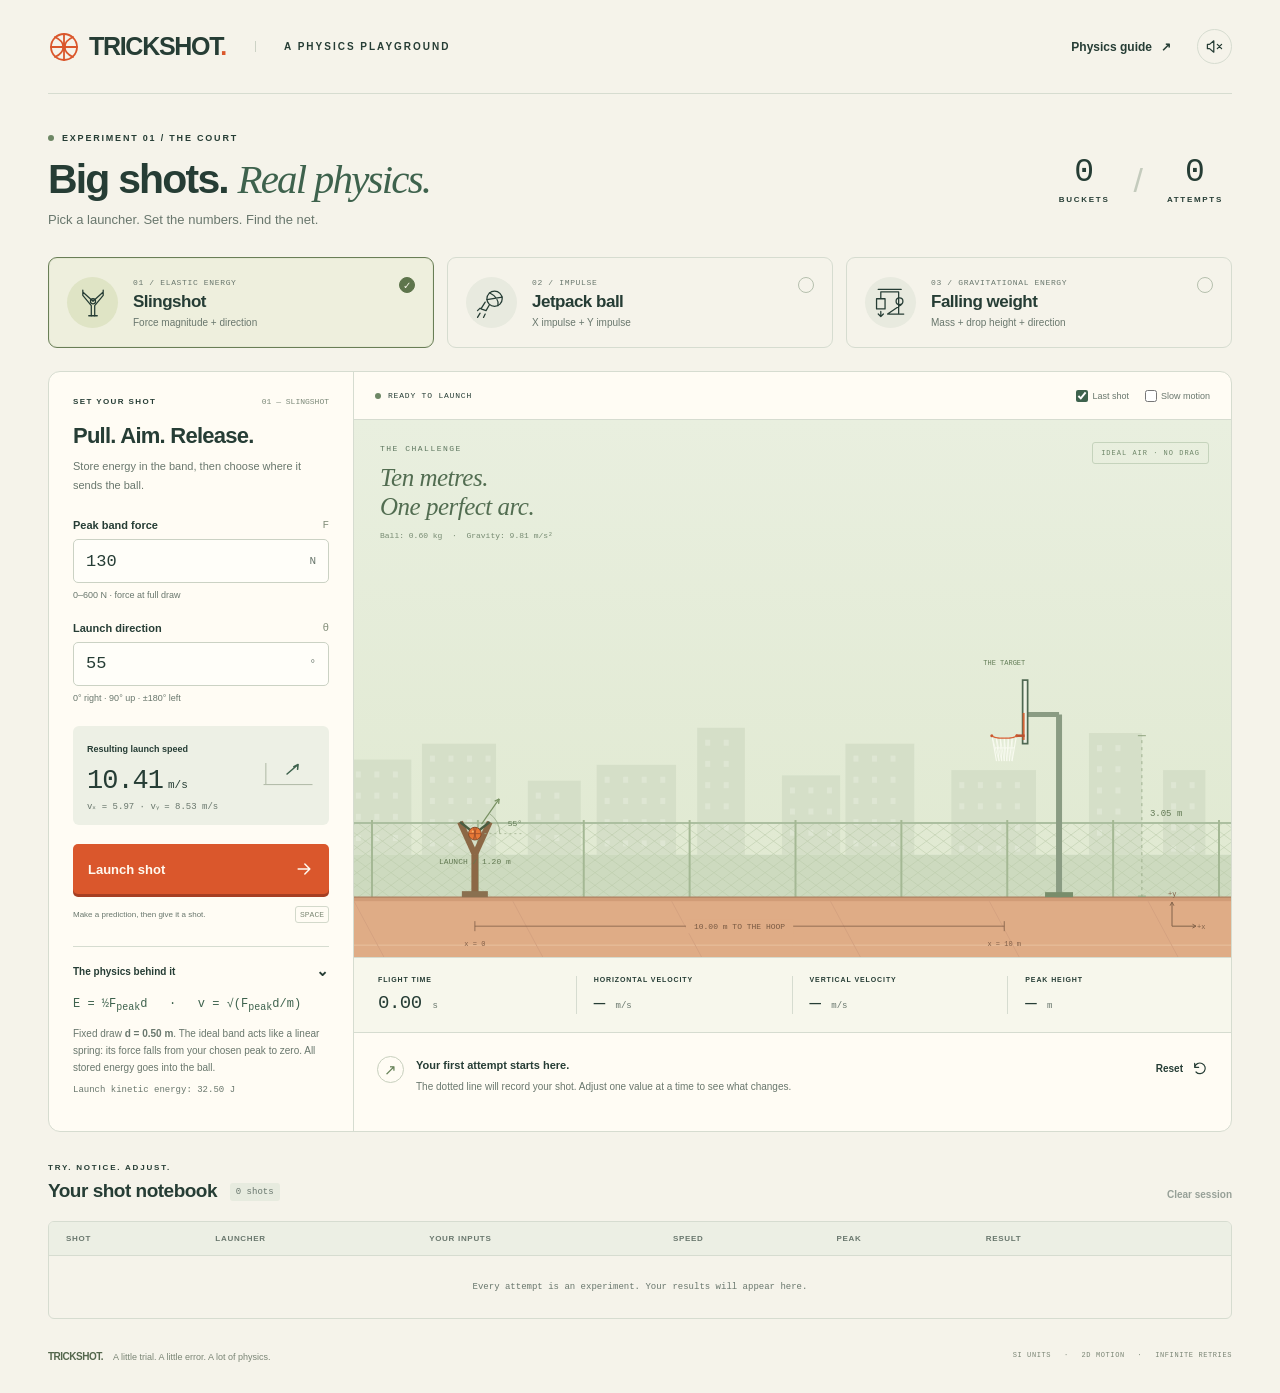
<file: physics_apps/trickshot.html>
<!doctype html>
<html lang="en">
<head>
  <meta charset="utf-8">
  <meta name="viewport" content="width=device-width, initial-scale=1">
  <meta name="theme-color" content="#f5f3ea">
  <meta name="description" content="Three launchers, real physics, one ridiculous basketball shot. An interactive physics playground.">
  <title>Trickshot — A Physics Playground</title>
  <style>
:root{--paper:#f5f3ea;--ink:#263d35;--muted:#69776d;--orange:#da572c;--line:#d6dcd0;--cream:#fffcf4;--green:#3e624d;--soft:#edf0e5;--mono:ui-monospace,SFMono-Regular,Consolas,monospace}
*{box-sizing:border-box}body{margin:0;background:var(--paper);color:var(--ink);font-family:Inter,"Avenir Next",Avenir,-apple-system,BlinkMacSystemFont,"Segoe UI",sans-serif;font-size:14px;-webkit-font-smoothing:antialiased}button,input{font:inherit}button,a,input{-webkit-tap-highlight-color:transparent}button{cursor:pointer;color:inherit}button:disabled{cursor:default;opacity:.45}button:focus-visible,a:focus-visible,summary:focus-visible{outline:3px solid var(--orange);outline-offset:4px}input:focus-visible{outline:2px solid var(--orange);outline-offset:1px}button{transition:background .16s,transform .16s,border-color .16s}button:not(:disabled):active{transform:translateY(1px)}svg{fill:none;stroke:currentColor;stroke-width:1.8;stroke-linecap:round;stroke-linejoin:round}.icon-library{position:absolute;width:0;height:0;overflow:hidden}[hidden]{display:none!important}.sr-only{position:absolute;width:1px;height:1px;padding:0;margin:-1px;overflow:hidden;clip:rect(0,0,0,0);white-space:nowrap;border:0}.site-shell{width:min(1456px,100%);margin:auto;padding:0 48px}.site-header{height:94px;display:flex;align-items:center;border-bottom:1px solid var(--line);gap:29px}.brand{text-decoration:none;color:var(--ink);display:flex;align-items:center;gap:9px;font-size:25px;letter-spacing:-1.3px;font-weight:900}.brand svg{width:32px;height:32px;color:var(--orange)}.brand-dot{color:var(--orange)}.header-caption{font-size:10px;font-weight:600;letter-spacing:2px;border-left:1px solid #ccd2c5;padding-left:28px}.header-actions{display:flex;align-items:center;gap:26px;margin-left:auto}.text-button{border:0;background:none;padding:8px 0;font-size:12px;font-weight:650;display:inline-flex;align-items:center;gap:9px}.text-button:hover:not(:disabled){color:var(--orange)}.text-button svg{width:16px;height:16px}.icon-button{display:grid;place-items:center;width:35px;height:35px;border:1px solid var(--line);border-radius:50%;background:transparent}.icon-button:hover{background:#e6eadd}.icon-button svg{width:17px;height:17px}.intro{display:flex;align-items:center;justify-content:space-between;padding:39px 0 30px;gap:20px}.eyebrow{font-size:9px;letter-spacing:1.8px;font-weight:750;margin:0;display:flex;gap:8px;align-items:center}.live-dot{display:inline-block;width:6px;height:6px;border-radius:50%;background:#6d8765}.intro h1{font-size:clamp(28px,3.2vw,44px);letter-spacing:-1.8px;line-height:1.15;margin:13px 0 9px;font-weight:750}.intro h1 em{font-family:Georgia,"Times New Roman",serif;font-weight:400;color:var(--green)}.intro-copy{font-size:13px;color:var(--muted);margin:0}.session-score{display:flex;align-items:center;gap:24px;text-align:center;padding-right:9px}.session-score div{display:flex;flex-direction:column;gap:6px}.session-score strong{font-family:var(--mono);font-size:33px;font-weight:500;line-height:1}.session-score span:not(.score-divider){font-size:8px;letter-spacing:1.7px;font-weight:600}.session-score .score-divider{font-size:34px;color:#c4cbbd;font-weight:200}
.launcher-picker{display:grid;grid-template-columns:repeat(3,1fr);gap:13px;margin-bottom:23px}.launcher-card{background:transparent;border:1px solid var(--line);border-radius:9px;padding:19px 18px;display:flex;align-items:center;gap:15px;text-align:left;position:relative;min-width:0}.launcher-card:hover:not(:disabled){background:#efeee3;border-color:#a8b39f}.launcher-card.selected{background:#eeefdd;border-color:#697e56;box-shadow:inset 0 0 0 1px #697e5610}.launcher-icon{display:grid;place-items:center;flex-shrink:0;background:#e8eadf;border-radius:50%;width:51px;height:51px}.selected .launcher-icon{background:#dfe4c5}.launcher-icon svg{width:34px;height:34px;stroke-width:1.5}.launcher-card-copy{display:flex;flex-direction:column;gap:5px}.card-kicker{font-family:var(--mono);font-size:8px;letter-spacing:.65px;color:var(--muted)}.launcher-card-copy strong{font-size:17px;letter-spacing:-.5px}.launcher-card-copy>span:last-child{font-size:10px;color:var(--muted)}.selection-mark{display:grid;place-items:center;width:16px;height:16px;border:1px solid #b6c0ae;border-radius:50%;font-size:10px;color:transparent;margin-left:auto;align-self:flex-start;flex-shrink:0}.selected .selection-mark{color:#f6f4e8;background:#5e754c;border-color:#5e754c}
.workbench{display:grid;grid-template-columns:305px minmax(0,1fr);border:1px solid var(--line);border-radius:12px;overflow:hidden;background:var(--cream)}.control-panel{padding:25px 24px;border-right:1px solid var(--line)}.panel-heading{display:flex;align-items:center;justify-content:space-between;gap:4px}.panel-heading .eyebrow{font-size:8px;letter-spacing:1.4px}.tiny-label{font:8px var(--mono);color:#7c8979}.control-panel h2{font-size:22px;letter-spacing:-.75px;margin:17px 0 8px}.control-description{font-size:11px;line-height:1.7;color:var(--muted);margin:0 0 24px;min-height:38px}fieldset{border:0;padding:0;margin:0;min-width:0}.parameter{margin-bottom:19px}.parameter-label{display:flex;justify-content:space-between;align-items:center;margin-bottom:8px}.parameter-label label{font-size:11px;font-weight:700}.parameter-label>span{font:11px var(--mono);color:#85907c}.input-wrap{display:flex;align-items:center;border:1px solid #cbd2c4;background:#fffef9;border-radius:5px;height:44px;padding-right:12px}.input-wrap:focus-within{border-color:var(--orange)}.input-wrap input{border:0;min-width:0;width:100%;background:transparent;color:var(--ink);padding:10px 12px;font:17px var(--mono);border-radius:5px;outline:none}.input-wrap input:focus-visible{outline:2px solid var(--orange)}.input-wrap>span{font:11px var(--mono);color:var(--muted);white-space:nowrap}.parameter-hint{font-size:9px;line-height:1.5;color:var(--muted);margin:6px 0 0}.launch-readout{background:#edf0e5;border-radius:6px;padding:13px 14px;margin-top:2px}.launch-readout>span{font-size:9px;font-weight:650}.launch-readout>div{display:flex;align-items:baseline;gap:5px;margin:5px 0}.launch-readout strong{font:27px var(--mono);letter-spacing:-1px}.launch-readout div>span{font:11px var(--mono)}.launch-readout svg{margin-left:auto;width:53px;height:28px;stroke:#acb7a3;stroke-width:1}.launch-readout svg #mini-vector{stroke:var(--green);stroke-width:1.6}.launch-readout p{font:9px var(--mono);margin:5px 0 0;color:var(--muted)}.launch-button{display:flex;align-items:center;justify-content:space-between;border:0;border-radius:5px;background:var(--orange);color:#fffaf0;font-size:13px;font-weight:750;width:100%;padding:15px 15px;margin-top:19px;box-shadow:0 3px 0 #a63f23}.launch-button:hover:not(:disabled){background:#c64820}.launch-button svg{width:20px;height:20px}.button-subline{display:flex;justify-content:space-between;align-items:center;gap:8px;font-size:8px;color:var(--muted);margin-top:12px;line-height:1.5}kbd{font:8px var(--mono);border:1px solid #d3d9cb;border-radius:3px;padding:3px 4px;color:#7d8875;white-space:nowrap}.equation-box{border-top:1px solid var(--line);margin-top:23px;padding-top:15px}.equation-box summary{font-size:10px;font-weight:700;cursor:pointer;list-style:none;display:flex;justify-content:space-between;align-items:center}.equation-box summary::-webkit-details-marker{display:none}.equation-box summary span{font-size:15px;transition:transform .2s}.equation-box:not([open]) summary span{transform:rotate(-90deg)}.equation-box .formula{font:12px var(--mono);margin:14px 0 9px;color:var(--green);line-height:1.7}.equation-box p{font-size:10px;line-height:1.7;color:var(--muted);margin:7px 0}.equation-box .energy-summary{font-family:var(--mono);font-size:9px}.field-error{font-size:11px;color:#ac3c22;line-height:1.5}
.court-panel{min-width:0;display:flex;flex-direction:column}.court-toolbar{height:48px;display:flex;align-items:center;justify-content:space-between;padding:0 21px;border-bottom:1px solid var(--line);gap:10px}.court-toolbar>div:first-child{display:flex;gap:7px;align-items:center}.court-toolbar strong{font:8px var(--mono);letter-spacing:.8px}.court-toggles{display:flex;gap:16px}.court-toggles label{display:flex;align-items:center;gap:4px;font-size:9px;color:var(--muted);cursor:pointer}.court-toggles input{width:12px;height:12px;accent-color:var(--green);margin:0}.canvas-wrap{position:relative;background:#e9efdf;aspect-ratio:16/9.8;overflow:hidden;min-height:280px}canvas{display:block;width:100%;height:100%}.court-note{position:absolute;top:24px;left:26px;pointer-events:none;display:flex;flex-direction:column;gap:10px}.court-note-label{font:8px var(--mono);letter-spacing:1.5px;color:#5d765e}.court-note strong{font:italic 25px/1.16 Georgia,serif;letter-spacing:-.5px;color:#526d51}.court-note>span:last-child{font:8px var(--mono);color:#778b72}.air-badge{position:absolute;top:22px;right:22px;font:7px var(--mono);letter-spacing:1px;color:#6e8668;border:1px solid #c5d3bc;padding:6px 8px;border-radius:3px}.offscreen-note{position:absolute;top:18px;left:50%;transform:translateX(-50%);padding:9px 12px;border-radius:5px;background:#263d35;color:white;font:10px var(--mono);white-space:nowrap}.result-overlay{position:absolute;left:50%;top:40%;transform:translate(-50%,-50%);width:min(330px,85%);padding:24px 24px 20px;border-radius:10px;background:#fffdf3f5;box-shadow:0 10px 50px #273e3524;border:1px solid #cdd4bf;text-align:center;animation:result-in .25s ease-out}.result-kicker{font:8px var(--mono);letter-spacing:1.7px;color:var(--orange)}.result-overlay h3{font:italic 33px Georgia,serif;letter-spacing:-1px;margin:10px 0;color:var(--green)}.result-overlay p{font-size:11px;line-height:1.6;color:var(--muted);margin:0 0 14px}.result-overlay button{display:inline-flex;gap:10px;align-items:center;padding:10px 17px;border:0;border-radius:5px;background:var(--green);color:#fffdf3;font-size:11px;font-weight:600}.result-overlay button svg{width:14px;height:14px}.flight-dashboard{display:grid;grid-template-columns:repeat(4,1fr);border-top:1px solid var(--line);border-bottom:1px solid var(--line);padding:18px 7px;background:#f7f7ec}.flight-dashboard>div{padding:0 17px;border-right:1px solid var(--line);display:flex;flex-direction:column;gap:9px}.flight-dashboard>div:last-child{border:0}.flight-dashboard span{font-size:7px;font-weight:700;letter-spacing:.9px}.flight-dashboard strong{font:19px var(--mono);white-space:nowrap;letter-spacing:-.5px}.flight-dashboard small{font-size:9px;color:var(--muted);letter-spacing:0}.shot-feedback{padding:23px 23px;display:flex;align-items:flex-start;gap:12px;flex:1}.feedback-icon{display:grid;place-items:center;border:1px solid #c8d0be;border-radius:50%;width:27px;height:27px;flex-shrink:0;font-size:15px;color:#668157}.shot-feedback>div{flex:1}.shot-feedback strong{font-size:11px}.shot-feedback p{font-size:10px;line-height:1.7;color:var(--muted);margin:6px 0 0;max-width:470px}.shot-feedback>.text-button{padding-top:4px;font-size:10px}.notebook{margin-top:31px}.notebook-heading{display:flex;justify-content:space-between;align-items:center;gap:12px}.notebook-heading .eyebrow{font-size:8px}.notebook h2{font-size:19px;font-weight:650;letter-spacing:-.5px;margin:8px 0 19px}.notebook h2 span{font:9px var(--mono);letter-spacing:0;vertical-align:middle;margin-left:8px;padding:4px 6px;background:#e7ebdf;border-radius:3px;color:var(--muted)}.notebook-heading .text-button{font-size:10px;align-self:flex-end;margin-bottom:13px}.history-scroll{overflow:auto;border:1px solid var(--line);border-radius:6px}table{width:100%;border-collapse:collapse;text-align:left;font-size:10px;white-space:nowrap}thead{background:#ecefe4}th{font-size:8px;font-weight:650;letter-spacing:.7px;padding:12px 17px;color:var(--muted)}td{border-top:1px solid var(--line);padding:13px 17px;font-family:var(--mono);font-size:9px}td:nth-child(2){font-family:inherit;font-weight:650}.empty-history td{text-align:center;padding:26px 12px;font:11px inherit;color:var(--muted)}.outcome-pill{font:8px var(--mono);padding:4px 7px;border-radius:3px;background:#e7eadf;color:#63745a}.outcome-pill.made{background:#dfeacb;color:#416330}.restore-button{border:0;background:transparent;color:var(--green);font-size:10px;text-decoration:underline;text-underline-offset:3px}footer{display:flex;justify-content:space-between;gap:15px;font-size:9px;color:#7a8575;padding:32px 0}footer strong{font-size:10px;letter-spacing:-.5px;color:#53664c;margin-right:8px}footer>span:last-child{font:7px var(--mono);letter-spacing:.6px}.footer-dot{padding:0 8px}dialog{border:1px solid #c7d0bd;border-radius:14px;background:var(--paper);color:var(--ink);width:min(620px,calc(100% - 28px));max-height:85vh;padding:27px 35px;box-shadow:0 25px 100px #19352433}dialog::backdrop{background:#1c322b70;backdrop-filter:blur(4px)}.guide-header{display:flex;align-items:center;justify-content:space-between}.guide-header .icon-button{font-size:25px;flex-shrink:0}.guide-header .eyebrow{font-size:8px}dialog h2{font:italic 31px Georgia,serif;letter-spacing:-.8px;margin:19px 0 15px}dialog p{font-size:12px;line-height:1.85;color:var(--muted)}.guide-section{border-top:1px solid var(--line);margin-top:23px;padding-top:9px}.guide-section h3{font-size:13px}.guide-equation{font:13px var(--mono);background:#e8eddd;padding:13px;border-radius:5px;line-height:1.6}.guide-tip{background:#e7eace;padding:17px 20px;border-radius:6px;margin:20px 0}.guide-tip strong{font-size:12px}.guide-tip p{margin-bottom:0}.guide-shortcuts{font-size:10px!important}@keyframes result-in{from{opacity:0;transform:translate(-50%,-45%)}to{opacity:1;transform:translate(-50%,-50%)}}
@media(min-width:1450px){.canvas-wrap{aspect-ratio:16/9}.control-panel{padding:28px}.workbench{grid-template-columns:320px minmax(0,1fr)}}
@media(max-width:1100px){.site-shell{padding:0 27px}.launcher-card{padding:17px 13px;gap:10px}.launcher-icon{width:42px;height:42px}.launcher-card-copy strong{font-size:15px}.launcher-card-copy>span:last-child{font-size:9px}.card-kicker{font-size:7px}.workbench{grid-template-columns:280px minmax(0,1fr)}.control-panel{padding:22px 19px}.court-note strong{font-size:22px}.court-note{top:22px;left:20px}.air-badge{right:15px;font-size:6px}.flight-dashboard>div{padding:0 10px}.flight-dashboard span{font-size:6px;letter-spacing:.4px}.flight-dashboard strong{font-size:17px}.canvas-wrap{aspect-ratio:16/11.5}.shot-feedback{padding:19px 17px}.shot-feedback>.text-button{font-size:0;gap:0}.shot-feedback>.text-button svg{width:15px;height:15px}.header-caption{font-size:8px}}
@media(max-width:800px){.site-shell{padding:0 20px}.site-header{height:75px}.header-caption{display:none}.intro{padding-top:28px}.intro h1{font-size:32px}.session-score{gap:17px}.session-score strong{font-size:27px}.session-score span:not(.score-divider){font-size:7px}.launcher-card{gap:9px;padding:13px 10px;align-items:flex-start}.launcher-icon{width:33px;height:33px}.launcher-icon svg{width:25px;height:25px}.card-kicker{display:none}.launcher-card-copy strong{font-size:13px}.launcher-card-copy{gap:5px;padding-top:2px}.launcher-card-copy>span:last-child{font-size:8px;line-height:1.5}.selection-mark{position:absolute;top:5px;right:5px;width:10px;height:10px;font-size:7px}.workbench{grid-template-columns:240px minmax(0,1fr)}.control-panel{padding:20px 17px}.tiny-label{display:none}.control-panel h2{font-size:21px}.control-description{font-size:10px}.court-toolbar{padding:0 12px}.court-toolbar strong{font-size:7px}.court-toggles{gap:8px}.court-toggles label{font-size:8px}.canvas-wrap{aspect-ratio:16/16;min-height:350px}.court-note{left:15px;top:20px}.court-note strong{font-size:21px}.court-note>span:last-child{font-size:7px}.air-badge{top:auto;bottom:12px;right:10px}.flight-dashboard{grid-template-columns:repeat(2,1fr);row-gap:17px}.flight-dashboard>div:nth-child(2){border:0}.flight-dashboard span{font-size:7px}.shot-feedback{padding:19px 13px;gap:8px}.feedback-icon{width:23px;height:23px}.shot-feedback p{font-size:10px}.shot-feedback strong{font-size:10px}.result-overlay{top:50%;padding:21px 15px}.result-overlay h3{font-size:29px}footer{flex-direction:column;gap:12px}}
@media(max-width:620px){.site-shell{padding:0 15px}.site-header{height:69px}.brand{font-size:23px}.brand svg{width:29px;height:29px}.header-actions{gap:15px}.header-actions .text-button{font-size:10px}.icon-button{width:30px;height:30px}.intro{padding:27px 0 24px}.intro .eyebrow{font-size:7px;letter-spacing:1px}.intro h1{font-size:27px;letter-spacing:-1px}.intro-copy{font-size:10px}.session-score{gap:12px;padding:0}.session-score strong{font-size:23px}.session-score span:not(.score-divider){font-size:6px;letter-spacing:1px}.score-divider{font-size:24px!important}.launcher-picker{gap:7px;margin-bottom:16px}.launcher-card{flex-direction:column;gap:6px;padding:12px 10px}.launcher-icon{width:31px;height:31px}.launcher-card-copy strong{font-size:12px;letter-spacing:-.3px}.launcher-card-copy>span:last-child{font-size:8px}.workbench{grid-template-columns:1fr;overflow:visible}.control-panel{border-right:0;border-bottom:1px solid var(--line);padding:20px}.panel-heading .tiny-label{display:block}.control-panel h2{margin-top:12px}.control-description{min-height:0;margin-bottom:18px}.control-panel #parameter-inputs{display:grid;grid-template-columns:repeat(2,minmax(0,1fr));gap:14px}.parameter{margin-bottom:4px}.parameter-label label{font-size:10px}.parameter-hint{font-size:8px}.launch-readout{margin-top:13px;display:grid;grid-template-columns:1fr 1fr;align-items:center;gap:0 5px;padding:12px 14px}.launch-readout>div{grid-area:1/2/3/3;margin:0;justify-content:flex-end}.launch-readout p{font-size:8px}.launch-readout svg{display:none}.launch-readout strong{font-size:25px}.launch-button{margin-top:14px}.button-subline{margin-top:10px;font-size:8px}.equation-box{margin-top:16px;padding-top:12px}.equation-box .formula{margin:10px 0 6px}.equation-box p{font-size:10px}.canvas-wrap{aspect-ratio:16/12;min-height:0}.court-panel{border-radius:0 0 12px 12px;overflow:hidden}.court-toolbar{height:43px;padding:0 15px}.court-note{top:17px;left:18px}.court-note strong{font-size:21px}.court-note-label{font-size:7px}.court-note>span:last-child{font-size:7px}.flight-dashboard{grid-template-columns:repeat(4,1fr);padding:16px 5px}.flight-dashboard span{font-size:5.5px;letter-spacing:.1px}.flight-dashboard strong{font-size:15px}.flight-dashboard small{font-size:8px}.flight-dashboard>div{padding:0 7px;gap:7px}.flight-dashboard>div:nth-child(2){border-right:1px solid var(--line)}.shot-feedback{padding:18px 16px}.notebook{margin-top:27px}.notebook h2{font-size:17px}th,td{padding:11px 13px}.empty-history td{font-size:10px}.notebook-heading .text-button{font-size:9px}dialog{padding:22px}.guide-header .eyebrow{font-size:6px;letter-spacing:1px}.guide-equation{font-size:11px}.guide-shortcuts{font-size:9px!important}.result-overlay{top:43%}}
@media(prefers-reduced-motion:reduce){*,*::before,*::after{animation:none!important;transition:none!important}}

</style>

</head>
<body>
  <svg class="icon-library" xmlns="http://www.w3.org/2000/svg" aria-hidden="true">
    <symbol id="icon-ball" viewBox="0 0 32 32"><circle cx="16" cy="16" r="13"/><path d="M3 16h26M16 3v26M7 6c11 5 11 15 0 20M25 6c-11 5-11 15 0 20"/></symbol>
    <symbol id="icon-sling" viewBox="0 0 40 40"><path d="M18 35V23L8 11V5M22 35V23L32 11V5M8 7l12 11L32 7"/><circle cx="20" cy="18" r="3"/><path d="M15 35h10"/></symbol>
    <symbol id="icon-jet" viewBox="0 0 40 40"><circle cx="23" cy="15" r="9"/><path d="M17 8c8 4 11 9 10 15M14 16l18-3M12 19l-5 8 6 2 4-7M6 32l-3 5M12 33l-2 4M6 26l-3 3"/></symbol>
    <symbol id="icon-weight" viewBox="0 0 40 40"><path d="M8 7h21v25M8 7v8M3 15h10v12H3zM16 33l16-11M17 33h18M5 4h27"/><circle cx="30" cy="18" r="4"/><path d="M8 30v6m-3-3 3 3 3-3"/></symbol>
    <symbol id="icon-arrow" viewBox="0 0 24 24"><path d="M5 12h14m-6-6 6 6-6 6"/></symbol>
    <symbol id="icon-reset" viewBox="0 0 24 24"><path d="M4 11a8 8 0 1 1 2 7M4 5v6h6"/></symbol>
    <symbol id="icon-volume" viewBox="0 0 24 24"><path d="m11 4-6 5H2v6h3l6 5zM15 8a6 6 0 0 1 0 8M18 5a10 10 0 0 1 0 14"/></symbol>
    <symbol id="icon-muted" viewBox="0 0 24 24"><path d="m11 4-6 5H2v6h3l6 5zM16 9l6 6m0-6-6 6"/></symbol>
  </svg>

  <div class="site-shell">
    <header class="site-header">
      <a href="#page-title" class="brand" aria-label="Trickshot home"><svg><use href="#icon-ball"/></svg><span>TRICKSHOT<span class="brand-dot">.</span></span></a>
      <span class="header-caption">A PHYSICS PLAYGROUND</span>
      <div class="header-actions">
        <button class="text-button" id="guide-open">Physics guide <span aria-hidden="true">↗</span></button>
        <button class="icon-button" id="sound-toggle" aria-label="Turn sound on" aria-pressed="false"><svg><use href="#icon-muted"/></svg></button>
      </div>
    </header>

    <main>
      <section class="intro" aria-labelledby="page-title">
        <div><p class="eyebrow"><span class="live-dot"></span> EXPERIMENT 01 / THE COURT</p><h1 id="page-title">Big shots. <em>Real physics.</em></h1><p class="intro-copy">Pick a launcher. Set the numbers. Find the net.</p></div>
        <div class="session-score"><div><strong id="makes-total">0</strong><span>BUCKETS</span></div><span class="score-divider">/</span><div><strong id="attempts-total">0</strong><span>ATTEMPTS</span></div></div>
      </section>

      <section class="launcher-picker" aria-label="Choose your launcher">
        <button class="launcher-card selected" data-launcher="slingshot" aria-pressed="true"><span class="launcher-icon"><svg><use href="#icon-sling"/></svg></span><span class="launcher-card-copy"><span class="card-kicker">01 / ELASTIC ENERGY</span><strong>Slingshot</strong><span>Force magnitude + direction</span></span><span class="selection-mark" aria-hidden="true">✓</span></button>
        <button class="launcher-card" data-launcher="jetpack" aria-pressed="false"><span class="launcher-icon"><svg><use href="#icon-jet"/></svg></span><span class="launcher-card-copy"><span class="card-kicker">02 / IMPULSE</span><strong>Jetpack ball</strong><span>X impulse + Y impulse</span></span><span class="selection-mark" aria-hidden="true">✓</span></button>
        <button class="launcher-card" data-launcher="counterweight" aria-pressed="false"><span class="launcher-icon"><svg><use href="#icon-weight"/></svg></span><span class="launcher-card-copy"><span class="card-kicker">03 / GRAVITATIONAL ENERGY</span><strong>Falling weight</strong><span>Mass + drop height + direction</span></span><span class="selection-mark" aria-hidden="true">✓</span></button>
      </section>

      <section class="workbench" aria-label="Shot experiment">
        <aside class="control-panel">
          <div class="panel-heading"><span class="eyebrow">SET YOUR SHOT</span><span class="tiny-label" id="mode-tag">01 — SLINGSHOT</span></div>
          <h2 id="control-title">Pull. Aim. Release.</h2>
          <p class="control-description" id="control-description">Store energy in the band, then choose where it sends the ball.</p>
          <form id="shot-form">
            <fieldset id="shot-fields"><legend class="sr-only">Launcher settings</legend><div id="parameter-inputs"></div></fieldset>
            <div class="launch-readout"><span>Resulting launch speed</span><div><strong id="launch-speed">10.41</strong><span>m/s</span><svg viewBox="0 0 55 28" aria-hidden="true"><path d="M2 25h50M4 24V3"/><path id="mini-vector" d="M4 24 22 4m-1 7 1-7-7 2"/></svg></div><p id="launch-components">vₓ = 5.97 · vᵧ = 8.53 m/s</p></div>
            <p class="field-error" id="field-error" role="alert" hidden></p>
            <button type="submit" class="launch-button" id="launch-button"><span id="launch-label">Launch shot</span><svg><use href="#icon-arrow"/></svg></button>
            <div class="button-subline"><span>Make a prediction, then give it a shot.</span><kbd>SPACE</kbd></div>
          </form>
          <details class="equation-box" id="equation-details" open><summary>The physics behind it <span>⌄</span></summary><div id="equation-content"></div></details>
        </aside>

        <div class="court-panel">
          <div class="court-toolbar"><div><span class="live-dot"></span><strong id="court-status">READY TO LAUNCH</strong></div><div class="court-toggles"><label><input type="checkbox" id="trail-toggle" checked> Last shot</label><label><input type="checkbox" id="slow-toggle"> Slow motion</label></div></div>
          <div class="canvas-wrap" id="canvas-wrap">
            <canvas id="court" width="1280" height="760" aria-label="Basketball court: the ball starts at 1.20 metres high, 10 metres left of a hoop at 3.05 metres. Positive X is right and positive Y is up."></canvas>
            <div class="court-note"><span class="court-note-label">THE CHALLENGE</span><strong>Ten metres.<br>One perfect arc.</strong><span>Ball: 0.60 kg &nbsp;·&nbsp; Gravity: 9.81 m/s²</span></div>
            <span class="air-badge">IDEAL AIR · NO DRAG</span>
            <div class="offscreen-note" id="offscreen-note" hidden>↑ Ball above the court</div>
            <div class="result-overlay" id="result-overlay" hidden><span class="result-kicker" id="result-kicker">THAT’S A BUCKET</span><h3 id="result-title">Nothing but net.</h3><p id="result-copy"></p><button id="retry-button">Shoot again <svg><use href="#icon-reset"/></svg></button></div>
          </div>
          <div class="flight-dashboard" aria-label="Shot measurements"><div><span>FLIGHT TIME</span><strong id="flight-time">0.00 <small>s</small></strong></div><div><span>HORIZONTAL VELOCITY</span><strong id="flight-vx">— <small>m/s</small></strong></div><div><span>VERTICAL VELOCITY</span><strong id="flight-vy">— <small>m/s</small></strong></div><div><span>PEAK HEIGHT</span><strong id="flight-peak">— <small>m</small></strong></div></div>
          <div class="shot-feedback" role="status" aria-live="polite"><span class="feedback-icon" id="feedback-icon">↗</span><div><strong id="feedback-title">Your first attempt starts here.</strong><p id="feedback-copy">The dotted line will record your shot. Adjust one value at a time to see what changes.</p></div><button class="text-button" id="reset-shot" title="Return ball to launcher (R)">Reset <svg><use href="#icon-reset"/></svg></button></div>
        </div>
      </section>

      <section class="notebook" aria-labelledby="notebook-title"><div class="notebook-heading"><div><span class="eyebrow">TRY. NOTICE. ADJUST.</span><h2 id="notebook-title">Your shot notebook <span id="notebook-count">0 shots</span></h2></div><button id="clear-notebook" class="text-button" disabled>Clear session</button></div><div class="history-scroll"><table><thead><tr><th scope="col">SHOT</th><th scope="col">LAUNCHER</th><th scope="col">YOUR INPUTS</th><th scope="col">SPEED</th><th scope="col">PEAK</th><th scope="col">RESULT</th><th scope="col"><span class="sr-only">Restore settings</span></th></tr></thead><tbody id="shot-history"><tr class="empty-history"><td colspan="7">Every attempt is an experiment. Your results will appear here.</td></tr></tbody></table></div></section>
    </main>
    <footer><span><strong>TRICKSHOT.</strong> A little trial. A little error. A lot of physics.</span><span>SI UNITS <span class="footer-dot">·</span> 2D MOTION <span class="footer-dot">·</span> INFINITE RETRIES</span></footer>
  </div>

  <dialog id="physics-guide" aria-labelledby="guide-title"><div class="guide-header"><span class="eyebrow">THE RULES OF THIS LITTLE WORLD</span><button id="guide-close" class="icon-button" aria-label="Close physics guide">×</button></div><h2 id="guide-title">Three paths to the same arc.</h2><p>Each launcher turns your inputs into an initial velocity. After release, the same gravity acts on every ball. Nothing fires again during flight.</p><div class="guide-section"><h3>01 — Slingshot</h3><p>An ideal linear spring is drawn a fixed <strong>0.50 m</strong>. You set the force at full draw and the launch angle. The band’s force decreases to zero as it relaxes, so its average force is half the peak force.</p><div class="guide-equation">E = ½F<sub>peak</sub>d &nbsp; → &nbsp; v = √(F<sub>peak</sub>d / m)</div><p>All stored elastic energy becomes the ball’s kinetic energy. The model neglects the band’s mass and losses.</p></div><div class="guide-section"><h3>02 — Jetpack ball</h3><p>Two ideal instantaneous impulses act together at launch: <strong>Jₓ</strong> and <strong>Jᵧ</strong>, measured in newton-seconds (N·s). Positive X points right; positive Y points up. Negative inputs point the opposite way.</p><div class="guide-equation">vₓ = Jₓ / m &nbsp; · &nbsp; vᵧ = Jᵧ / m</div><p>The ball starts at rest. The jetpack is treated as massless; fuel loss and burn duration are ignored. An impulse is a change in momentum, not a force.</p></div><div class="guide-section"><h3>03 — Falling weight</h3><p>A counterweight of mass <strong>M</strong> falls through height <strong>h</strong>. An ideal mechanism transfers all the lost gravitational potential energy to the ball. A lossless guide sets the ball’s exit direction.</p><div class="guide-equation">Mgh = ½mv² &nbsp; → &nbsp; v = √(2Mgh / m)</div><p>This is an ideal energy-transfer model, not a simulated hammer collision: the weight ends at rest, moving parts are massless, and there is no friction. Drop height refers to the weight’s travel, not the ball’s launch height.</p></div><div class="guide-section"><h3>The shared court</h3><p>The ball’s mass <strong>m = 0.60 kg</strong> and radius is <strong>0.12 m</strong>. It launches from <strong>(0, 1.20) m</strong> relative to the marked origin. The hoop is <strong>10.00 m</strong> away, <strong>3.05 m</strong> above the floor, with a <strong>0.45 m</strong> opening.</p><div class="guide-equation">x = vₓt &nbsp; · &nbsp; y = 1.20 + vᵧt − ½gt²</div><p>Gravity is <strong>9.81 m/s²</strong>; there is no air resistance, spin lift, or wind. Angles are counterclockwise from +X: 0° is right, 90° is up. A basket counts only when the entire ball fits through the hoop while moving downward.</p><p>Collisions use approximate restitution coefficients: floor <strong>0.72</strong>, rim <strong>0.65</strong>, and backboard <strong>0.78</strong>. A floor bounce retains 82% of horizontal speed. The net is visual only. Floor and bank shots count. Attempts end after the ball settles, leaves the horizontal play area, or reaches 12 simulated seconds.</p></div><div class="guide-tip"><strong>Try this experiment</strong><p>Keep the angle fixed. Double the slingshot’s peak force. Does the launch speed double? Compare that with doubling both jetpack impulses.</p></div><p class="guide-shortcuts"><kbd>SPACE</kbd> Launch &nbsp; <kbd>R</kbd> Reset &nbsp; · &nbsp; Settings are held fixed during flight.</p></dialog>
<script>
/* SI units throughout. The simulation has no rendering or browser dependencies. */
(function (root) {
  'use strict';

  const C = Object.freeze({
    gravity: 9.81,
    ballMass: 0.60,
    ballRadius: 0.12,
    drawDistance: 0.50,
    launchX: 2,
    launchY: 1.2,
    hoopX: 12,
    hoopY: 3.05,
    hoopWidth: 0.45,
    rimRadius: 0.01,
    boardX: 12.385,
    boardBottom: 2.90,
    boardTop: 4.10,
    floorRestitution: 0.72,
    rimRestitution: 0.65,
    boardRestitution: 0.78,
    step: 1 / 240,
    worldWidth: 16,
    worldHeight: 8.8,
    maxFlightTime: 12,
  });

  const limits = Object.freeze({
    slingshot: { force: [0, 600], angle: [-180, 180] },
    jetpack: { jx: [-15, 15], jy: [-15, 15] },
    counterweight: { mass: [0.1, 12], height: [0, 8], angle: [-180, 180] },
  });

  function launch(mode, values) {
    if (!limits[mode]) throw new Error('Choose a launcher.');
    for (const [key, [min, max]] of Object.entries(limits[mode])) {
      if (typeof values[key] !== 'number' || !Number.isFinite(values[key]) || values[key] < min || values[key] > max) {
        throw new Error(`${key} must be between ${min} and ${max}.`);
      }
    }
    let vx, vy, energy, angle;
    if (mode === 'jetpack') {
      vx = values.jx / C.ballMass;
      vy = values.jy / C.ballMass;
      energy = 0.5 * C.ballMass * (vx * vx + vy * vy);
      angle = Math.atan2(vy, vx) * 180 / Math.PI;
    } else {
      // Linear spring: F_peak = k*d, so stored energy = 1/2 * F_peak * d.
      // Ideal counterweight: M*g*h = 1/2 * m_ball * v^2.
      energy = mode === 'slingshot'
        ? 0.5 * values.force * C.drawDistance
        : values.mass * C.gravity * values.height;
      angle = values.angle;
      const speed = Math.sqrt(2 * energy / C.ballMass);
      vx = speed * Math.cos(angle * Math.PI / 180);
      vy = speed * Math.sin(angle * Math.PI / 180);
    }
    return { vx, vy, energy, angle, speed: Math.hypot(vx, vy) };
  }

  function createShot(mode, values) {
    const initial = launch(mode, values);
    return {
      x: C.launchX, y: C.launchY, vx: initial.vx, vy: initial.vy,
      t: 0, peak: C.launchY, speed: initial.speed,
      initial, mode, values: { ...values },
      contacts: 0, floorBounces: 0, rimHits: 0, boardHits: 0,
      scored: false, done: false, scoreTime: null, scoreStats: null,
      rimCrossing: null, closest: Infinity, path: [{ x: C.launchX, y: C.launchY }],
      events: [],
    };
  }

  function pointCollision(s, x, y, radius, restitution, kind) {
    let dx = s.x - x, dy = s.y - y;
    const d = Math.hypot(dx, dy), separation = C.ballRadius + radius;
    if (d >= separation) return;
    const nx = d > 1e-10 ? dx / d : 0;
    const ny = d > 1e-10 ? dy / d : 1;
    s.x = x + nx * (separation + 1e-6);
    s.y = y + ny * (separation + 1e-6);
    const inward = s.vx * nx + s.vy * ny;
    if (inward < 0) {
      s.vx -= (1 + restitution) * inward * nx;
      s.vy -= (1 + restitution) * inward * ny;
      s.contacts += 1;
      s[kind] += 1;
      s.events.push({ type: kind, speed: -inward });
    }
  }

  function integrate(s, dt) {
    if (s.done) return s;
    const previous = { x: s.x, y: s.y, vy: s.vy };
    s.x += s.vx * dt;
    s.y += s.vy * dt - 0.5 * C.gravity * dt * dt;
    s.vy -= C.gravity * dt;
    s.t += dt;
    if (previous.vy > 0 && s.vy <= 0) {
      s.peak = Math.max(s.peak, previous.y + previous.vy ** 2 / (2 * C.gravity));
    }
    s.peak = Math.max(s.peak, s.y);
    s.closest = Math.min(s.closest, Math.hypot(s.x - C.hoopX, s.y - C.hoopY));

    // A basket requires downward passage with the entire ball inside the opening.
    if (previous.y >= C.hoopY && s.y < C.hoopY && s.vy < 0) {
      const f = (previous.y - C.hoopY) / (previous.y - s.y);
      const crossX = previous.x + f * (s.x - previous.x);
      const offset = crossX - C.hoopX;
      if (s.rimCrossing === null || Math.abs(offset) < Math.abs(s.rimCrossing)) s.rimCrossing = offset;
      if (!s.scored && Math.abs(offset) <= C.hoopWidth / 2 - C.ballRadius) {
        s.scored = true;
        s.scoreTime = s.t - dt + f * dt;
        s.scoreStats = {
          vx: s.vx, vy: previous.vy - C.gravity * f * dt, peak: s.peak,
          contacts: s.contacts, floorBounces: s.floorBounces,
          rimHits: s.rimHits, boardHits: s.boardHits,
        };
        s.events.push({ type: 'score' });
      }
    }

    const rimOffset = C.hoopWidth / 2 + C.rimRadius;
    pointCollision(s, C.hoopX - rimOffset, C.hoopY, C.rimRadius, C.rimRestitution, 'rimHits');
    pointCollision(s, C.hoopX + rimOffset, C.hoopY, C.rimRadius, C.rimRestitution, 'rimHits');
    pointCollision(s, C.boardX, Math.max(C.boardBottom, Math.min(C.boardTop, s.y)), 0.025, C.boardRestitution, 'boardHits');

    if (s.y < C.ballRadius) {
      s.y = C.ballRadius;
      if (s.vy < 0) {
        s.events.push({ type: 'floorBounces', speed: -s.vy });
        s.vy = -s.vy * C.floorRestitution;
        s.vx *= 0.82;
        s.floorBounces += 1;
        s.contacts += 1;
        if (Math.abs(s.vy) < 0.65) s.vy = 0;
      }
    }
    s.speed = Math.hypot(s.vx, s.vy);
    const last = s.path[s.path.length - 1];
    if (Math.hypot(s.x - last.x, s.y - last.y) > 0.07) s.path.push({ x: s.x, y: s.y });
    if (s.t >= C.maxFlightTime || s.x < -3 || s.x > C.worldWidth + 5 ||
        (s.y <= C.ballRadius + 0.001 && s.speed < 0.7) ||
        (s.scored && s.t - s.scoreTime > 1)) s.done = true;
    return s;
  }

  function step(s, dt = C.step) {
    if (!Number.isFinite(dt) || dt <= 0 || dt > 1) throw new Error('Time step must be in (0, 1] seconds.');
    s.events = [];
    // Bound travel per collision check, including for the strongest counterweights.
    const travel = Math.hypot(s.vx, s.vy) * dt + 0.5 * C.gravity * dt * dt;
    const substeps = Math.max(1, Math.ceil(travel / (C.ballRadius * 0.3)));
    for (let i = 0; i < substeps && !s.done; i++) integrate(s, dt / substeps);
    return s;
  }

  function simulate(mode, values) {
    const s = createShot(mode, values);
    while (!s.done) step(s);
    return s;
  }

  const api = { C, limits, launch, createShot, step, simulate };
  if (typeof module !== 'undefined' && module.exports) module.exports = api;
  else root.TrickPhysics = api;
})(typeof window !== 'undefined' ? window : globalThis);

</script>
<script>
(() => {
  'use strict';
  const P = window.TrickPhysics, { C } = P;
  const $ = (id) => document.getElementById(id);
  const canvas = $('court'), ctx = canvas.getContext('2d');
  const reducedMotion = window.matchMedia('(prefers-reduced-motion: reduce)').matches;
  const modes = {
    slingshot: {
      name: 'Slingshot', tag: '01 — SLINGSHOT', title: 'Pull. Aim. Release.',
      description: 'Store energy in the band, then choose where it sends the ball.',
      values: { force: 130, angle: 55 },
      fields: [
        { key: 'force', label: 'Peak band force', symbol: 'F', unit: 'N', step: 1, hint: '0–600 N · force at full draw' },
        { key: 'angle', label: 'Launch direction', symbol: 'θ', unit: '°', step: 1, hint: '0° right · 90° up · ±180° left' },
      ],
      equation: 'E = ½F<sub>peak</sub>d &nbsp; · &nbsp; v = √(F<sub>peak</sub>d/m)',
      explanation: 'Fixed draw <b>d = 0.50 m</b>. The ideal band acts like a linear spring: its force falls from your chosen peak to zero. All stored energy goes into the ball.',
    },
    jetpack: {
      name: 'Jetpack ball', tag: '02 — JETPACK', title: 'Two axes. One burst.',
      description: 'Give the ball a horizontal and vertical impulse. Both fire once at release.',
      values: { jx: 4, jy: 5 },
      fields: [
        { key: 'jx', label: 'Horizontal impulse', symbol: 'Jₓ', unit: 'N·s', step: 0.1, hint: '−15 to 15 N·s · positive = right' },
        { key: 'jy', label: 'Vertical impulse', symbol: 'Jᵧ', unit: 'N·s', step: 0.1, hint: '−15 to 15 N·s · positive = up' },
      ],
      equation: 'vₓ = Jₓ / m &nbsp; · &nbsp; vᵧ = Jᵧ / m',
      explanation: 'Impulse changes momentum. With <b>m = 0.60 kg</b>, each 1 N·s adds 1.67 m/s on that axis. Ideal instantaneous burst; the jetpack adds no mass.',
    },
    counterweight: {
      name: 'Falling weight', tag: '03 — FALLING WEIGHT', title: 'Drop it. Send it.',
      description: 'A falling counterweight powers the ball. Set the drop, then redirect the energy.',
      values: { mass: 1.2, height: 3, angle: 55 },
      fields: [
        { key: 'mass', label: 'Counterweight mass', symbol: 'M', unit: 'kg', step: 0.1, hint: '0.1–12 kg · ball stays 0.60 kg' },
        { key: 'height', label: 'Weight’s drop height', symbol: 'h', unit: 'm', step: 0.1, hint: '0–8 m · vertical distance the weight falls' },
        { key: 'angle', label: 'Exit direction', symbol: 'θ', unit: '°', step: 1, hint: '0° right · 90° up · ±180° left' },
      ],
      equation: 'Mgh = ½mv² &nbsp; → &nbsp; v = √(2Mgh/m)',
      explanation: 'The weight’s lost potential energy becomes the ball’s kinetic energy. <b>Ideal, 100% energy transfer</b>; the guide changes direction without losing speed.',
    },
  };

  let mode = 'slingshot', state = 'ready', shot = null, previousPath = null;
  let history = [], attempts = 0, makes = 0, lastTime = 0, accumulator = 0;
  let width = 1000, height = 590, scale = 60, floor = 500;
  let confetti = [], sound = false, audio = null, launchFlash = 0;
  const fmt = (n, digits = 2) => Math.abs(n) < 0.5 * 10 ** -digits ? (0).toFixed(digits) : n.toFixed(digits);
  const position = (x, y) => [x * scale + (width - C.worldWidth * scale) / 2, floor - y * scale];

  function selectMode(next) {
    if (state === 'flying') return;
    mode = next;
    document.querySelectorAll('[data-launcher]').forEach((button) => {
      const selected = button.dataset.launcher === mode;
      button.classList.toggle('selected', selected);
      button.setAttribute('aria-pressed', String(selected));
    });
    const config = modes[mode];
    $('mode-tag').textContent = config.tag;
    $('control-title').textContent = config.title;
    $('control-description').textContent = config.description;
    $('parameter-inputs').innerHTML = config.fields.map((field) => {
      const [min, max] = P.limits[mode][field.key];
      return `<div class="parameter"><div class="parameter-label"><label for="input-${field.key}">${field.label}</label><span>${field.symbol}</span></div><div class="input-wrap"><input id="input-${field.key}" name="${field.key}" type="number" inputmode="decimal" min="${min}" max="${max}" step="any" value="${config.values[field.key]}" aria-describedby="hint-${field.key}" required><span>${field.unit}</span></div><p id="hint-${field.key}" class="parameter-hint">${field.hint}</p></div>`;
    }).join('');
    $('equation-content').innerHTML = `<p class="formula">${config.equation}</p><p>${config.explanation}</p><p class="energy-summary" id="energy-summary"></p>`;
    config.fields.forEach((field) => {
      const input = $(`input-${field.key}`);
      input.addEventListener('input', () => {
        if (state === 'result') ready(false);
        if (input.value !== '' && input.validity.valid) config.values[field.key] = input.valueAsNumber;
        updateReadout();
      });
      // Arrow keys use a useful increment while arbitrary decimal entry stays valid.
      input.addEventListener('keydown', (event) => {
        if (!['ArrowUp', 'ArrowDown'].includes(event.key)) return;
        event.preventDefault();
        const [min, max] = P.limits[mode][field.key];
        input.value = Math.min(max, Math.max(min, Number(((input.valueAsNumber || 0) + (event.key === 'ArrowUp' ? field.step : -field.step)).toFixed(5))));
        input.dispatchEvent(new Event('input', { bubbles: true }));
      });
    });
    ready(false);
    updateReadout();
  }

  function validValues() {
    const values = {};
    for (const field of modes[mode].fields) {
      const input = $(`input-${field.key}`);
      if (input.value === '' || !input.validity.valid) return null;
      values[field.key] = input.valueAsNumber;
    }
    return values;
  }

  function updateReadout() {
    const values = validValues();
    $('field-error').hidden = true;
    if (!values) {
      $('launch-speed').textContent = '—';
      $('launch-components').textContent = 'Enter a valid value in each field.';
      $('energy-summary').textContent = '';
      return;
    }
    const v = P.launch(mode, values);
    $('launch-speed').textContent = fmt(v.speed);
    $('launch-components').textContent = `vₓ = ${fmt(v.vx)} · vᵧ = ${fmt(v.vy)} m/s`;
    $('energy-summary').textContent = `Launch kinetic energy: ${fmt(v.energy)} J`;
    const angle = v.angle * Math.PI / 180;
    const x = 26 + 20 * Math.cos(angle), y = 14 - 12 * Math.sin(angle);
    $('mini-vector').setAttribute('d', `M26 14 L${x} ${y} M${x - 5 * Math.cos(angle - .5)} ${y + 5 * Math.sin(angle - .5)} L${x} ${y} L${x - 5 * Math.cos(angle + .5)} ${y + 5 * Math.sin(angle + .5)}`);
  }

  function setLocked(locked) {
    $('shot-fields').disabled = locked;
    document.querySelectorAll('[data-launcher]').forEach((button) => button.disabled = locked);
    $('launch-button').disabled = locked;
    $('clear-notebook').disabled = locked || history.length === 0;
    document.querySelectorAll('.restore-button').forEach((button) => button.disabled = locked);
    $('launch-label').textContent = locked ? 'Shot in flight…' : 'Launch shot';
  }

  function ready(clearFeedback = true) {
    state = 'ready';
    shot = null;
    accumulator = 0;
    confetti = [];
    $('result-overlay').hidden = true;
    $('offscreen-note').hidden = true;
    $('court-status').textContent = 'READY TO LAUNCH';
    $('flight-time').innerHTML = '0.00 <small>s</small>';
    $('flight-vx').innerHTML = '— <small>m/s</small>';
    $('flight-vy').innerHTML = '— <small>m/s</small>';
    $('flight-peak').innerHTML = '— <small>m</small>';
    setLocked(false);
    if (clearFeedback) feedback('↗', 'Fresh ball. New hypothesis.', 'Change your inputs, then launch again. Your previous shot stays visible for comparison.');
  }

  function begin() {
    if (state === 'flying') return;
    const values = validValues();
    if (!values) { $('shot-form').reportValidity(); return; }
    Object.assign(modes[mode].values, values);
    shot = P.createShot(mode, values);
    state = 'flying';
    accumulator = 0;
    attempts += 1;
    $('attempts-total').textContent = attempts;
    $('result-overlay').hidden = true;
    $('court-status').textContent = 'EXPERIMENT IN FLIGHT';
    setLocked(true);
    feedback('↗', `Attempt ${String(attempts).padStart(2, '0')} is in the air.`, 'Watch the vertical velocity fall as gravity acts. Horizontal velocity stays constant until a collision.');
    launchFlash = 1;
    tone(190, .12, 'triangle', .065, 440);
    updateTelemetry();
    if (window.innerWidth < 620) $('canvas-wrap').scrollIntoView({ behavior: reducedMotion ? 'instant' : 'smooth', block: 'center' });
  }

  function feedback(icon, title, copy) {
    $('feedback-icon').textContent = icon;
    $('feedback-title').textContent = title;
    $('feedback-copy').textContent = copy;
  }

  function describeResult(s) {
    if (s.scored) {
      const stats = s.scoreStats;
      const title = stats.floorBounces ? 'The bounce shot!' : stats.boardHits ? 'Bank is open.' : stats.rimHits ? 'A friendly roll.' : 'Nothing but net.';
      return { title, short: 'BUCKET', text: `Through the hoop in ${fmt(s.scoreTime)} s. ${stats.contacts ? `${stats.contacts} contact${stats.contacts === 1 ? '' : 's'} along the way.` : 'A clean arc from launch to net.'}` };
    }
    if (s.initial.vx <= 0) return { title: 'Find the right direction.', short: 'MISSED', text: 'The hoop is to the right. Your initial horizontal velocity was zero or negative; try a positive X component.' };
    if (s.peak < C.hoopY) return { title: 'A little more lift.', short: 'TOO LOW', text: `Peak height was ${fmt(s.peak)} m; the hoop is 3.05 m high. Increase the upward launch velocity.` };
    if (s.rimHits) return { title: 'So close. Off the rim.', short: 'RIM', text: 'The ball touched the rim but did not pass through. Try a small adjustment to your inputs; the ball needs to fit fully inside the opening.' };
    if (s.boardHits) return { title: 'Found the backboard.', short: 'BACKBOARD', text: 'The ball hit the backboard but missed the basket. Compare the recorded path and try a small change to the launch direction or speed.' };
    if (s.rimCrossing !== null) {
      const short = s.rimCrossing < 0;
      return { title: short ? 'Not quite there.' : 'A little too far.', short: short ? 'SHORT' : 'LONG', text: `At hoop height on the way down, the ball was ${fmt(Math.abs(s.rimCrossing))} m ${short ? 'short of' : 'past'} the hoop’s centre. ${mode === 'jetpack' ? 'Try adjusting one impulse at a time.' : 'Try a small change in energy or angle.'}` };
    }
    return { title: 'That one got away.', short: 'OUT OF PLAY', text: 'The ball left the horizontal play area or reached the 12-second limit. Try less energy or a different direction.' };
  }

  function finish(cancelled = false) {
    if (!shot || state !== 'flying') return;
    const s = shot;
    const result = cancelled && !s.scored ? { title: 'Shot reset.', short: 'RESET', text: 'Attempt recorded. Adjust your inputs and try again.' } : describeResult(s);
    if (s.scored) makes += 1;
    history.unshift({ number: attempts, mode, values: { ...s.values }, speed: s.initial.speed, peak: s.peak, made: s.scored, result: result.short });
    previousPath = s.path.map((point) => ({ ...point }));
    state = 'result';
    $('court-status').textContent = s.scored ? 'BUCKET CONFIRMED' : 'EXPERIMENT COMPLETE';
    $('makes-total').textContent = makes;
    setLocked(false);
    renderHistory();
    feedback(s.scored ? '✓' : '↗', result.title, result.text);
    if (s.scored && !cancelled) {
      $('result-kicker').textContent = s.scoreStats.floorBounces ? 'BOUNCE. FLY. BUCKET.' : 'THAT’S A BUCKET';
      $('result-title').textContent = result.title;
      $('result-copy').textContent = result.text;
      $('result-overlay').hidden = false;
    }
    updateTelemetry();
  }

  function inputSummary(item) {
    const v = item.values;
    if (item.mode === 'slingshot') return `${v.force} N · ${v.angle}°`;
    if (item.mode === 'jetpack') return `Jₓ ${v.jx} · Jᵧ ${v.jy} N·s`;
    return `${v.mass} kg · ${v.height} m · ${v.angle}°`;
  }

  function renderHistory() {
    $('notebook-count').textContent = `${history.length} shot${history.length === 1 ? '' : 's'}`;
    $('clear-notebook').disabled = state === 'flying' || history.length === 0;
    $('shot-history').innerHTML = history.length ? history.map((item) => `<tr><td>${String(item.number).padStart(2, '0')}</td><td>${modes[item.mode].name}</td><td>${inputSummary(item)}</td><td>${fmt(item.speed)} m/s</td><td>${fmt(item.peak)} m</td><td><span class="outcome-pill ${item.made ? 'made' : ''}">${item.result}</span></td><td><button class="restore-button" data-restore="${item.number}" aria-label="Restore settings from shot ${item.number}">Reuse ↗</button></td></tr>`).join('') : '<tr class="empty-history"><td colspan="7">Every attempt is an experiment. Your results will appear here.</td></tr>';
    document.querySelectorAll('[data-restore]').forEach((button) => {
      button.addEventListener('click', () => {
        if (state === 'flying') return;
        const item = history.find((entry) => entry.number === Number(button.dataset.restore));
        modes[item.mode].values = { ...item.values };
        selectMode(item.mode);
        feedback('↗', `Settings from shot ${item.number} restored.`, 'These are the exact inputs you used. Repeat the shot or change one value to compare.');
        $('control-title').scrollIntoView({ behavior: reducedMotion ? 'instant' : 'smooth', block: 'nearest' });
      });
    });
  }

  function updateTelemetry() {
    if (!shot) return;
    const measurement = shot.scored ? shot.scoreStats : shot;
    $('flight-time').innerHTML = `${fmt(shot.scored ? shot.scoreTime : shot.t)} <small>s</small>`;
    $('flight-vx').innerHTML = `${fmt(measurement.vx)} <small>m/s</small>`;
    $('flight-vy').innerHTML = `${fmt(measurement.vy)} <small>m/s</small>`;
    $('flight-peak').innerHTML = `${fmt(measurement.peak)} <small>m</small>`;
  }

  function line(x1, y1, x2, y2, color, stroke = 1, dash = []) {
    ctx.beginPath();ctx.setLineDash(dash);ctx.strokeStyle = color;ctx.lineWidth = stroke;
    ctx.moveTo(x1,y1);ctx.lineTo(x2,y2);ctx.stroke();ctx.setLineDash([]);
  }
  function worldLine(x1, y1, x2, y2, color, stroke = 1, dash = []) { line(...position(x1,y1),...position(x2,y2),color,stroke,dash); }
  function circle(x,y,r,fill,stroke,strokeWidth = 1) {
    ctx.beginPath();ctx.arc(x,y,r,0,Math.PI*2);
    if(fill){ctx.fillStyle=fill;ctx.fill();}if(stroke){ctx.strokeStyle=stroke;ctx.lineWidth=strokeWidth;ctx.stroke();}
  }
  function label(text,x,y,color='#708169',size=9,align='left',font='mono') {
    ctx.fillStyle=color;ctx.font=`${size}px ${font === 'mono' ? 'ui-monospace, SFMono-Regular, monospace' : 'Arial, sans-serif'}`;ctx.textAlign=align;ctx.fillText(text,x,y);
  }
  function arrow(x1,y1,x2,y2,color,stroke=1.5,head=5){
    line(x1,y1,x2,y2,color,stroke);
    const a=Math.atan2(y2-y1,x2-x1);
    line(x2,y2,x2-head*Math.cos(a-.5),y2-head*Math.sin(a-.5),color,stroke);
    line(x2,y2,x2-head*Math.cos(a+.5),y2-head*Math.sin(a+.5),color,stroke);
  }

  function drawBackground() {
    ctx.clearRect(0,0,width,height);
    const sky=ctx.createLinearGradient(0,0,0,floor);sky.addColorStop(0,'#e9efdf');sky.addColorStop(1,'#e0e9d1');
    ctx.fillStyle=sky;ctx.fillRect(0,0,width,height);
    // A quiet court-side skyline and mesh fence, all behind the physics plane.
    const horizon=floor-scale*.8;
    const buildings=[[-.4,1.2,1.8],[1,1.4,2.1],[3,1.0,1.4],[4.3,1.5,1.7],[6.2,.9,2.4],[7.8,1.1,1.5],[9,1.3,2.1],[11,1.6,1.6],[13.6,1.0,2.3],[15,.8,1.6]];
    for(const [bx,bw,bh] of buildings){const [x]=position(bx,0);ctx.fillStyle='#d5dfc8';ctx.fillRect(x,horizon-bh*scale,bw*scale,bh*scale);for(let row=0;row<Math.floor(bh/.4);row++)for(let col=0;col<Math.floor(bw/.35);col++){ctx.fillStyle='#dee6d3';ctx.fillRect(x+col*.35*scale+8,horizon-bh*scale+12+row*.4*scale,5,6);}}
    ctx.fillStyle='#cddabf';ctx.fillRect(0,horizon,width,scale*.8);
    const fenceTop=floor-scale*1.4;
    ctx.save();ctx.beginPath();ctx.rect(0,fenceTop,width,floor-fenceTop);ctx.clip();
    for(let x=-200;x<width+200;x+=17){line(x,fenceTop,x+100,floor,'#b9caaa',.55);line(x,floor,x+100,fenceTop,'#b9caaa',.55);}ctx.restore();
    line(0,fenceTop,width,fenceTop,'#acbfa0',2);
    for(let x=18;x<width;x+=scale*2)line(x,fenceTop-3,x,floor,'#a4b894',2);
    ctx.fillStyle='#dfac86';ctx.fillRect(0,floor,width,height-floor);
    ctx.fillStyle='#d19c77';ctx.fillRect(0,floor,width,4);
    line(0,floor,width,floor,'#ae8061',1.2);
    line(0,height-12,width,height-12,'#e8c19f',1);
    for(let x=0;x<width;x+=scale*3)line(x,floor+4,x+30,height,'#d5a280',1);
    const [originX]=position(C.launchX,0), [hoopX]=position(C.hoopX,0);
    const dimY=floor+29;
    line(originX,dimY,hoopX,dimY,'#815f48',.8);
    line(originX,dimY-5,originX,dimY+5,'#815f48',.8);line(hoopX,dimY-5,hoopX,dimY+5,'#815f48',.8);
    const dimText='10.00 m TO THE HOOP';ctx.font='8px ui-monospace, monospace';const tw=ctx.measureText(dimText).width;
    ctx.fillStyle='#dfac86';ctx.fillRect((originX+hoopX)/2-tw/2-8,dimY-7,tw+16,14);
    label(dimText,(originX+hoopX)/2,dimY+3,'#795a43',8,'center');
    label('x = 0',originX,floor+49,'#815f48',7,'center');label('x = 10 m',hoopX,floor+49,'#815f48',7,'center');
    // Height guide and the launch-relative coordinate axes.
    const [boardGuide,hoopY]=position(14.6,C.hoopY);
    line(boardGuide,floor,boardGuide,hoopY,'#90a47f',.8,[3,4]);
    line(boardGuide-4,hoopY,boardGuide+4,hoopY,'#90a47f');line(boardGuide-4,floor-1,boardGuide+4,floor-1,'#90a47f');
    label('3.05 m',boardGuide+8,(floor+hoopY)/2,'#637a55',Math.max(7,Math.min(9,width/95)));
    const ax=width-59,ay=height-31;arrow(ax,ay,ax+24,ay,'#82634a',1,4);arrow(ax,ay,ax,ay-24,'#82634a',1,4);
    label('+x',ax+25,ay+3,'#82634a',7);label('+y',ax-4,ay-30,'#82634a',7);
  }

  function drawHoop(front=false) {
    const [hx,hy]=position(C.hoopX,C.hoopY);
    const [bx,by]=position(C.boardX,C.boardTop);
    const radius=C.hoopWidth*scale/2;
    if(!front){
      const post=bx+scale*.65;
      line(post,floor,post,by+scale*.65,'#8a9c83',6);
      line(post,by+scale*.65,bx,by+scale*.65,'#8a9c83',5);
      ctx.fillStyle='#eef1e4';ctx.fillRect(bx-2,by,5,(C.boardTop-C.boardBottom)*scale);
      ctx.strokeStyle='#4f6852';ctx.lineWidth=1.7;ctx.strokeRect(bx-2,by,5,(C.boardTop-C.boardBottom)*scale);
      line(bx-1,hy-scale*.43,bx-1,hy+scale*.08,'#d46539',2);
      line(hx+radius,hy,bx,hy,'#ba512f',2.5);
      ctx.fillStyle='#788d6b';ctx.fillRect(post-14,floor-5,28,5);
      const sway=shot?.scored?Math.sin((shot.t-shot.scoreTime)*18)*Math.exp(-(shot.t-shot.scoreTime)*2)*5:0;
      for(let i=0;i<=6;i++){
        const x=hx-radius+i*radius/3,bottomX=hx-radius*.65+i*radius*.2167+sway;
        line(x,hy+2,bottomX,hy+scale*.48,'#f8faf0',1.1);
        if(i<6)line(x,hy+2,hx-radius*.65+(i+1)*radius*.2167+sway,hy+scale*.48,'#f8faf0',.8);
      }
      line(hx-radius*.82,hy+scale*.23,hx+radius*.82,hy+scale*.23,'#f8faf0',1);
      label('THE TARGET',hx,by-15,'#647e58',7,'center');
    } else {
      // The cross-section shows two solid rim ends; the opening remains passable.
      const rimOffset=(C.hoopWidth/2+C.rimRadius)*scale;
      circle(hx-rimOffset,hy,Math.max(1.5,C.rimRadius*scale),'#c7562d');
      circle(hx+rimOffset,hy,Math.max(1.5,C.rimRadius*scale),'#c7562d');
      ctx.beginPath();ctx.ellipse(hx,hy,radius,2.5,0,0,Math.PI);ctx.strokeStyle='#d75f33';ctx.lineWidth=1.2;ctx.stroke();
    }
  }

  function drawLauncher() {
    const [x,y]=position(C.launchX,C.launchY);
    const selected=modes[mode].values;
    if(mode==='slingshot'){
      line(x,floor-5,x,y+scale*.4,'#8c6846',7);
      line(x,y+scale*.4,x-scale*.28,y-scale*.22,'#8c6846',6);
      line(x,y+scale*.4,x+scale*.28,y-scale*.22,'#8c6846',6);
      line(x-scale*.28,y-scale*.22,x,y,'#4a5d41',2.5);
      line(x+scale*.28,y-scale*.22,x,y,'#4a5d41',2.5);
      ctx.fillStyle='#8a7050';ctx.fillRect(x-13,floor-6,26,6);
    } else if(mode==='jetpack') {
      line(x,floor-4,x,y+scale*.25,'#89947d',4);
      line(x-13,y+scale*.25,x+13,y+scale*.25,'#89947d',3);
      ctx.fillStyle='#798970';ctx.fillRect(x-15,floor-6,30,6);
    } else {
      const rigX=x-scale*.8,top=y-scale*.9;
      line(rigX,floor-4,rigX,top,'#7b896e',4);line(rigX-5,top,x-scale*.25,top,'#7b896e',4);
      circle(x-scale*.25,top,4,'#d0dabd','#748867');
      let drop=shot ? Math.min(1,shot.t*4) : 0;
      const weightY=top+10+drop*(floor-top-33);
      line(rigX+7,top,rigX+7,weightY,'#7b7356',1.5);
      ctx.fillStyle='#667956';ctx.fillRect(rigX-2,weightY,18,18);
      label('M',rigX+7,weightY+12,'#f5f3df',8,'center');
      worldLine(C.launchX-.2,C.launchY-.25,C.launchX+.4,C.launchY+.15,'#647a54',4);
      ctx.fillStyle='#81916d';ctx.fillRect(rigX-12,floor-5,scale*1.3,5);
      label('RIG: SCHEMATIC',x-9,top-13,'#6b805d',6,'center');
    }
    if(state!=='flying'){
      const initial=P.launch(mode,selected), a=initial.angle*Math.PI/180;
      // A direction arrow only: no prediction of the ball's future trajectory.
      const len=scale*.8;
      arrow(x+Math.cos(a)*scale*.22,y-Math.sin(a)*scale*.22,x+Math.cos(a)*len,y-Math.sin(a)*len,'#789162',1.2,5);
      if(mode!=='jetpack'){
        line(x+scale*.18,y,x+scale*.9,y,'#a0b190',.8,[2,3]);
        ctx.beginPath();ctx.arc(x,y,scale*.47,Math.min(0,-a),Math.max(0,-a));ctx.strokeStyle='#95a883';ctx.lineWidth=.8;ctx.stroke();
        label(`${selected.angle}°`,x+scale*.62,y-8,'#607b53',8);
      }
      ball(C.launchX,C.launchY,0,mode==='jetpack');
    }
    label('LAUNCH / 1.20 m',x,y+scale*.57,'#627952',Math.max(6,Math.min(8,width/110)),'center');
  }

  function ball(wx,wy,rotation,jet=false) {
    const [x,y]=position(wx,wy),r=C.ballRadius*scale;
    ctx.save();ctx.translate(x,y);ctx.rotate(rotation);
    if(jet){ctx.fillStyle='#506d63';ctx.fillRect(-r-5,-r*.7,5,r*1.4);line(-r-6,r*.3,-r-9,r*.7,'#9eb0a0',2);}
    circle(0,0,r,'#e77836','#844928',Math.max(.8,scale*.018));
    ctx.save();ctx.beginPath();ctx.arc(0,0,r-.2,0,Math.PI*2);ctx.clip();
    line(-r,0,r,0,'#9d4e29',Math.max(.7,scale*.015));line(0,-r,0,r,'#9d4e29',Math.max(.7,scale*.015));
    ctx.beginPath();ctx.ellipse(-r*.75,0,r*.7,r*1.2,0,0,Math.PI*2);ctx.strokeStyle='#9d4e29';ctx.lineWidth=Math.max(.7,scale*.014);ctx.stroke();
    ctx.beginPath();ctx.ellipse(r*.75,0,r*.7,r*1.2,0,0,Math.PI*2);ctx.stroke();ctx.restore();
    circle(-r*.32,-r*.35,r*.16,'#f6b16a');ctx.restore();
  }

  function drawPath(path,color,dotted=true) {
    if(!path?.length)return;
    ctx.beginPath();ctx.setLineDash(dotted?[2,5]:[]);ctx.strokeStyle=color;ctx.lineWidth=1.7;
    path.forEach((p,i)=>{const [x,y]=position(p.x,p.y);i?ctx.lineTo(x,y):ctx.moveTo(x,y);});ctx.stroke();ctx.setLineDash([]);
  }

  function draw(dt) {
    drawBackground();
    if($('trail-toggle').checked && previousPath)drawPath(previousPath,'#73927580');
    drawHoop();drawLauncher();
    if(shot){
      drawPath(shot.path,state==='flying'?'#d16a3890':'#c6774380');
      if(state==='flying'||state==='result'){
        const [x]=position(shot.x,0);
        ctx.save();ctx.globalAlpha=Math.max(.06,.19-shot.y*.012);ctx.beginPath();ctx.ellipse(x,floor-1,Math.max(4,scale*.13),2,0,0,Math.PI*2);ctx.fillStyle='#6b794d';ctx.fill();ctx.restore();
        ball(shot.x,shot.y,shot.t*shot.initial.vx*1.5,shot.mode==='jetpack');
        if(shot.mode==='jetpack'&&shot.t<.17){
          const [bx,by]=position(shot.x,shot.y),a=shot.initial.angle*Math.PI/180;
          arrow(bx-Math.cos(a)*scale*.2,by+Math.sin(a)*scale*.2,bx-Math.cos(a)*scale*.65,by+Math.sin(a)*scale*.65,'#e99837',3,2);
        }
      }
      const offscreen=state==='flying'&&position(shot.x,shot.y)[1]<-10;
      $('offscreen-note').hidden=!offscreen;
      if(offscreen)$('offscreen-note').textContent=`↑ Ball at ${fmt(shot.y,1)} m · ${shot.vy>0?'rising':'falling'}`;
    }
    drawHoop(true);
    if(launchFlash>0){launchFlash=Math.max(0,launchFlash-dt*4);const [x,y]=position(C.launchX,C.launchY);ctx.save();ctx.globalAlpha=launchFlash*.5;circle(x,y,(1-launchFlash)*32+9,null,'#e88d42',1.5);ctx.restore();}
    if(!reducedMotion)for(const p of confetti){p.x+=p.vx*dt;p.y+=p.vy*dt;p.vy+=160*dt;p.life-=dt;ctx.save();ctx.globalAlpha=Math.min(1,Math.max(0,p.life));ctx.translate(p.x,p.y);ctx.rotate(p.y*.05);ctx.fillStyle=p.color;ctx.fillRect(-2,-2,5,3);ctx.restore();}
    confetti=confetti.filter(p=>p.life>0);
  }

  function celebrate() {
    const [x,y]=position(C.hoopX,C.hoopY);
    if(!reducedMotion)confetti=Array.from({length:44},(_,i)=>({x,y,vx:(Math.random()-.5)*220,vy:-80-Math.random()*160,life:1.6+Math.random(),color:['#e17a35','#647d4e','#f8d77c','#fffce9'][i%4]}));
    tone(523,.16,'sine',.06);setTimeout(()=>tone(659,.16,'sine',.06),120);setTimeout(()=>tone(784,.3,'sine',.055),240);
    feedback('✓','It’s in!','The ball crossed the hoop downward with enough clearance. Your shot is being recorded.');
  }

  function tone(frequency,duration,type='sine',gain=.035,endFrequency=null) {
    if(!sound)return;
    try{
      if(!audio)audio=new(window.AudioContext||window.webkitAudioContext)();
      if(audio.state==='suspended')audio.resume();
      const osc=audio.createOscillator(),volume=audio.createGain();osc.type=type;osc.frequency.setValueAtTime(frequency,audio.currentTime);
      if(endFrequency)osc.frequency.exponentialRampToValueAtTime(endFrequency,audio.currentTime+duration);
      volume.gain.setValueAtTime(gain,audio.currentTime);volume.gain.exponentialRampToValueAtTime(.001,audio.currentTime+duration);
      osc.connect(volume);volume.connect(audio.destination);osc.start();osc.stop(audio.currentTime+duration);
    }catch{/* Sound is optional; browser audio restrictions do not affect play. */}
  }

  function frame(timestamp) {
    const dt=lastTime?Math.min((timestamp-lastTime)/1000,.05):0;lastTime=timestamp;
    if(state==='flying'&&shot){
      accumulator+=dt*($('slow-toggle').checked?.35:1);
      while(accumulator>=C.step&&state==='flying'){
        P.step(shot);accumulator-=C.step;
        for(const event of shot.events){if(event.type==='score')celebrate();else if(event.speed>1.2)tone(event.type==='rimHits'?660:105,.065,'triangle',Math.min(.05,event.speed*.003));}
        if(shot.done)finish();
      }
      updateTelemetry();
    }
    draw(dt);requestAnimationFrame(frame);
  }

  function resize() {
    const rect=$('canvas-wrap').getBoundingClientRect();
    width=rect.width;height=rect.height;
    const dpr=Math.min(window.devicePixelRatio||1,2);
    canvas.width=Math.round(width*dpr);canvas.height=Math.round(height*dpr);ctx.setTransform(dpr,0,0,dpr,0,0);
    scale=(width-30)/C.worldWidth;floor=height-60;
  }

  document.querySelectorAll('[data-launcher]').forEach(button=>button.addEventListener('click',()=>selectMode(button.dataset.launcher)));
  $('shot-form').addEventListener('submit',event=>{event.preventDefault();begin();});
  $('reset-shot').addEventListener('click',()=>{if(state==='flying')finish(true);ready();});
  $('retry-button').addEventListener('click',()=>{ready();$('launch-button').focus();});
  $('clear-notebook').addEventListener('click',()=>{
    if(state==='flying')return;
    history=[];attempts=0;makes=0;previousPath=null;
    $('attempts-total').textContent='0';$('makes-total').textContent='0';
    $('flight-time').innerHTML='0.00 <small>s</small>';
    for(const id of ['flight-vx','flight-vy'])$(id).innerHTML='— <small>m/s</small>';
    $('flight-peak').innerHTML='— <small>m</small>';
    ready();renderHistory();feedback('↗','A fresh page.','Your notebook is clear. Choose a launcher and start a new experiment.');
  });
  $('sound-toggle').addEventListener('click',()=>{
    sound=!sound;$('sound-toggle').setAttribute('aria-pressed',String(sound));$('sound-toggle').setAttribute('aria-label',`Turn sound ${sound?'off':'on'}`);
    $('sound-toggle').querySelector('use').setAttribute('href',sound?'#icon-volume':'#icon-muted');tone(430,.07);
  });
  $('guide-open').addEventListener('click',()=>$('physics-guide').showModal());
  $('guide-close').addEventListener('click',()=>$('physics-guide').close());
  $('physics-guide').addEventListener('click',event=>{if(event.target===$('physics-guide')){const r=$('physics-guide').getBoundingClientRect();if(event.clientX<r.left||event.clientX>r.right||event.clientY<r.top||event.clientY>r.bottom)$('physics-guide').close();}});
  document.addEventListener('keydown',event=>{
    if(event.repeat||event.ctrlKey||event.metaKey||event.altKey||$('physics-guide').open||/INPUT|TEXTAREA|SELECT|BUTTON/.test(document.activeElement.tagName))return;
    if(event.code==='Space'){event.preventDefault();begin();}
    if(event.key.toLowerCase()==='r'){event.preventDefault();if(state==='flying')finish(true);ready();}
  });
  document.addEventListener('visibilitychange',()=>{lastTime=0;accumulator=0;});
  new ResizeObserver(resize).observe($('canvas-wrap'));
  selectMode('slingshot');resize();requestAnimationFrame(frame);
})();

</script>
</body>
</html>
</file>
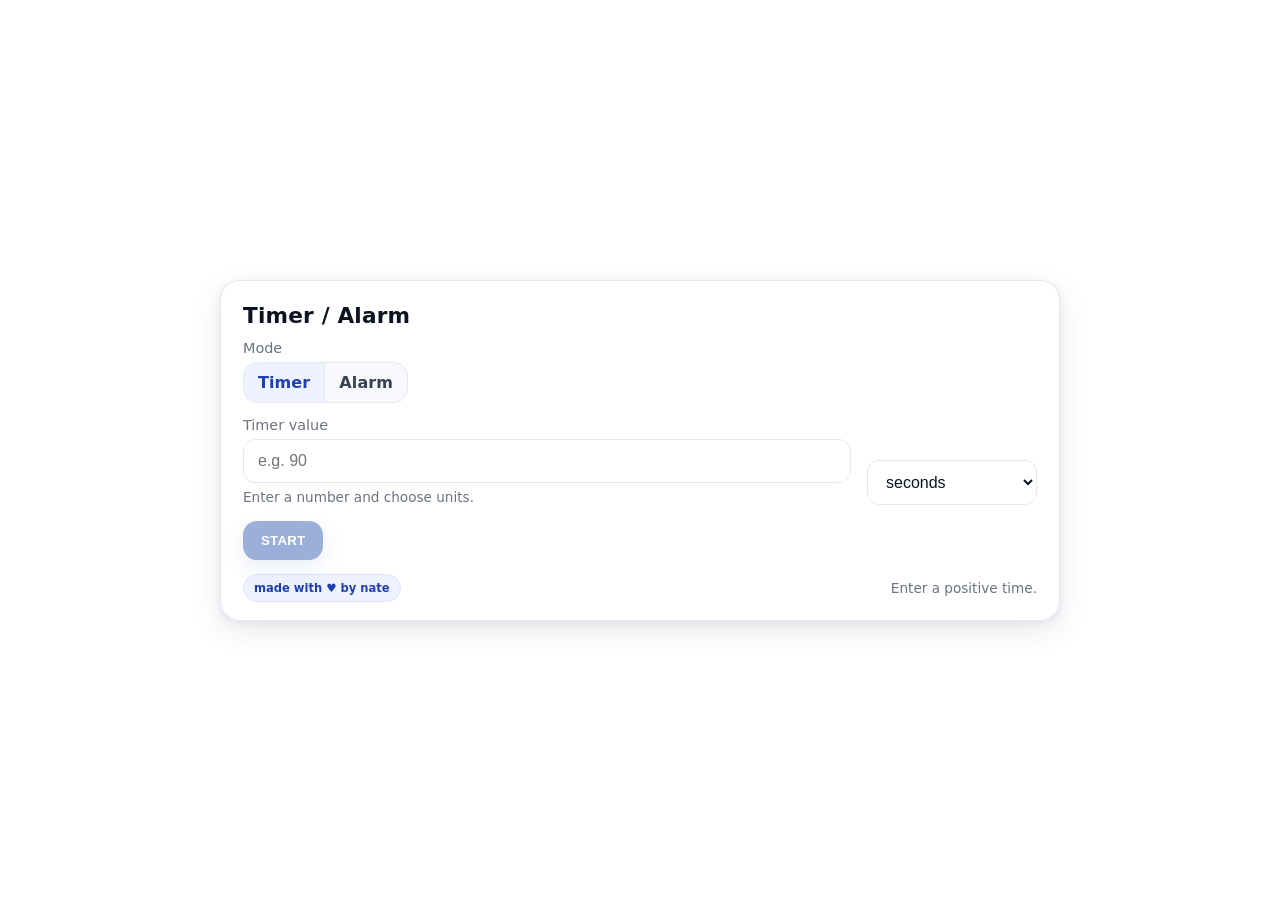
<file: school_apps/timer_webapp.html>
<!DOCTYPE html>
<html lang="en">
<head>
<meta charset="utf-8" />
<meta name="viewport" content="width=device-width, initial-scale=1" />
<title>Timer • Alarm</title>
<style>
  /* Light-first, design-forward theme */
  :root{
    --bg: #ffffff;
    --panel: #ffffff;
    --ink: #0b1220;
    --muted: #6b7280;
    --line: #e6e8ee;
    --shadow: 0 10px 30px rgba(13, 38, 76, .10), 0 2px 8px rgba(13, 38, 76, .06);
    --accent: #2563eb;     /* cobalt-blue accent */
    --accent-ink: #ffffff;
    --focus: 0 0 0 3px rgba(37, 99, 235, .20);
    --blue-flash: #1d4ed8;
  }
  *{box-sizing:border-box}
  html,body{height:100%}
  body{
    margin:0;
    background:var(--bg);
    color:var(--ink);
    font-family: ui-sans-serif, system-ui, -apple-system, Segoe UI, Roboto, Helvetica, Arial, "Apple Color Emoji", "Segoe UI Emoji";
    -webkit-font-smoothing:antialiased; text-rendering:optimizeLegibility;
    display:grid; place-items:center; padding:24px;
  }

  /* Layout */
  .wrap{width:min(840px, 94vw)}
  .card{
    background:var(--panel);
    border:1px solid var(--line);
    border-radius:20px;
    padding:22px 22px 18px;
    box-shadow:var(--shadow);
  }
  .heading{
    font-size:1.35rem; font-weight:800; letter-spacing:.2px; margin:0 0 12px;
  }

  /* Controls */
  .row{display:flex; gap:16px; flex-wrap:wrap; align-items:flex-end}
  .col{flex:1 1 240px}
  .label{display:block; font-size:.9rem; color:var(--muted); margin:0 0 6px}
  .seg{display:inline-flex; border:1px solid var(--line); border-radius:14px; overflow:hidden; background:#f7f8fb}
  .seg input{display:none}
  .seg label{
    padding:10px 14px; cursor:pointer; user-select:none; color:#374151; font-weight:600; letter-spacing:.1px;
    border-right:1px solid var(--line);
  }
  .seg label:last-child{border-right:0}
  .seg input:checked + label{background:#eef2ff; color:#1e40af}

  input[type="number"], select, input[type="time"]{
    width:100%; padding:12px 14px; border-radius:12px; border:1px solid var(--line); background:#fff; color:var(--ink);
    font-size:1rem; outline:none; transition:border-color .15s, box-shadow .15s;
  }
  input:focus, select:focus{border-color:#c7d2fe; box-shadow:var(--focus)}
  .hint{font-size:.85rem; color:var(--muted); margin-top:6px}

  .btn{
    appearance:none; border:0; border-radius:14px; padding:12px 18px; font-weight:800; letter-spacing:.2px;
    background:var(--accent); color:var(--accent-ink); cursor:pointer; box-shadow:0 8px 22px rgba(37,99,235,.22);
    transition:transform .05s ease, filter .15s ease;
  }
  .btn:active{transform:translateY(1px)}
  .btn:disabled{opacity:.5; cursor:not-allowed; filter:saturate(.6)}
  .ghost{
    background:#f3f4f6; color:#0b1220; box-shadow:none; border:1px solid var(--line);
  }

  .footer{
    display:flex; justify-content:space-between; align-items:center; margin-top:14px;
    color:var(--muted); font-size:.85rem;
  }

  /* Fullscreen countdown */
  .screen{
    position:fixed; inset:0; display:none; background:var(--bg);
    align-items:center; justify-content:center; flex-direction:column; gap:24px; padding:24px;
  }
  .screen.show{display:flex}
  .time{
    font-variant-numeric:tabular-nums; line-height:1.05; text-align:center;
    font-weight:500;
    font-size:clamp(52px, 40vw, 600px);
    letter-spacing:.02em;
  }
  .sub{color:var(--muted); font-size:clamp(12px, 2.4vw, 20px)}
  .topbar{
    position:fixed; top:18px; left:50%; transform:translateX(-50%);
    display:flex; gap:10px; align-items:center;
  }
  .flash{animation:flashing 1s steps(2, jump-none) infinite}
  @keyframes flashing{
    0%{background:var(--blue-flash); color:#ffffff}
    50%{background:#eaf2ff; color:var(--blue-flash)}
    100%{background:var(--blue-flash); color:#ffffff}
  }

  /* Micro-details */
  .badge{
    font-size:.72rem; font-weight:700; padding:6px 10px; border-radius:999px; color:#1e40af; background:#eef2ff; border:1px solid #dde3ff
  }
  .sr-only{
    position:absolute;
    width:1px;
    height:1px;
    padding:0;
    margin:-1px;
    overflow:hidden;
    clip:rect(0,0,0,0);
    border:0;
  }
</style>
</head>
<body>
  <div class="wrap">
    <!-- Setup view -->
    <div class="card" id="setup">
      <div class="heading">Timer / Alarm</div>

      <div class="row" role="radiogroup" aria-label="Mode">
        <div class="col" style="flex:0 1 auto">
          <span class="label">Mode</span>
          <div class="seg">
            <input type="radio" name="mode" id="modeTimer" value="timer" checked>
            <label for="modeTimer">Timer</label>
            <input type="radio" name="mode" id="modeAlarm" value="alarm">
            <label for="modeAlarm">Alarm</label>
          </div>
        </div>
      </div>

      <div class="row" id="timerRow" style="margin-top:14px">
        <div class="col">
          <label class="label" for="timerValue">Timer value</label>
          <div class="row">
            <div class="col">
              <input id="timerValue" type="number" min="1" inputmode="numeric" placeholder="e.g. 90">
              <div class="hint">Enter a number and choose units.</div>
            </div>
            <div style="width:170px">
              <label class="label sr-only" for="timerUnits">Units</label>
              <select id="timerUnits">
                <option value="seconds">seconds</option>
                <option value="minutes">minutes</option>
                <option value="hours">hours</option>
              </select>
            </div>
          </div>
        </div>
      </div>

      <div class="row" id="alarmRow" style="margin-top:14px; display:none">
        <div class="col">
          <label class="label" for="alarmTime">Alarm time</label>
          <input id="alarmTime" type="time" step="1">
          <div class="hint">Example: 10:45 or 10:45:00. If the time has passed today, the alarm triggers tomorrow.</div>
        </div>
      </div>

      <div class="row" style="margin-top:16px">
        <button id="startBtn" class="btn">START</button>
      </div>

      <div class="footer">
        <span class="badge">made with ♥ by nate</span>
        <span id="validHint"></span>
      </div>
    </div>

    <!-- Fullscreen countdown view -->
    <div class="screen" id="screen">
      <div class="topbar">
        <button id="newBtn" class="btn ghost" style="display:none;">NEW</button>
      </div>
      <div class="time" id="display">—</div>
      <div class="sub" id="subline"></div>
    </div>
  </div>

<script>
(() => {
  const modeTimer = document.getElementById('modeTimer');
  const modeAlarm = document.getElementById('modeAlarm');
  const timerRow  = document.getElementById('timerRow');
  const alarmRow  = document.getElementById('alarmRow');
  const timerValue= document.getElementById('timerValue');
  const timerUnits= document.getElementById('timerUnits');
  const alarmTime = document.getElementById('alarmTime');
  const startBtn  = document.getElementById('startBtn');
  const validHint = document.getElementById('validHint');
  const setupView = document.getElementById('setup');
  const screenView= document.getElementById('screen');
  const displayEl = document.getElementById('display');
  const sublineEl = document.getElementById('subline');
  const newBtn    = document.getElementById('newBtn');

  let tickHandle = null;
  let flashStopHandle = null;
  let targetEpochMs = 0;
  let baselineSecs = 0;
  let mode = 'timer';

  function setMode(m){
    mode = m;
    const isTimer = m === 'timer';
    timerRow.style.display = isTimer ? '' : 'none';
    alarmRow.style.display = isTimer ? 'none' : '';
    validate();
  }

  function secsFromTimer(){
    const v = Number(timerValue.value);
    if(!Number.isFinite(v) || v <= 0) return null;
    const u = timerUnits.value;
    if(u==='seconds') return Math.round(v);
    if(u==='minutes') return Math.round(v*60);
    if(u==='hours')   return Math.round(v*3600);
    return null;
  }

  function nextAlarmEpochMs(){
    if(!alarmTime.value) return null;
    const [hh,mm='0',ss='0']=alarmTime.value.split(':');
    const now=new Date();
    const t=new Date(now);
    t.setHours(Number(hh),Number(mm),Number(ss),0);
    if(t.getTime()<=now.getTime()) t.setDate(t.getDate()+1);
    return t.getTime();
  }

  function validate(){
    let ok=false, msg='';
    if(mode==='timer'){
      const s=secsFromTimer();
      ok = s!==null && s>0;
      if(!ok) msg='Enter a positive time.';
    }else{
      const t=nextAlarmEpochMs();
      ok = t!==null;
      if(!ok) msg='Choose a valid clock time.';
    }
    startBtn.disabled=!ok;
    validHint.textContent=msg;
    return ok;
  }

  // Dynamic format selection based on baseline duration
  function fmtDynamic(secs, baseline){
    const s = Math.max(0, Math.floor(Math.abs(secs)));
    const base = baseline ?? s;
    const HMMSS = (x)=>`${Math.floor(x/3600)}:${String(Math.floor((x%3600)/60)).padStart(2,'0')}:${String(x%60).padStart(2,'0')}`;
    const MMSS  = (x)=>`${Math.floor(x/60)}:${String(x%60).padStart(2,'0')}`;
    if(base >= 6000) return HMMSS(s); // >=100 min → H:MM:SS
    if(base >=   60) return MMSS(s);  // >=60 s   → M:SS
    return String(s);                  // otherwise → S
  }

  function startCountdown(endEpoch, baseSecs, subtitle){
    targetEpochMs = endEpoch;
    baselineSecs  = baseSecs;
    setupView.style.display='none';
    screenView.classList.add('show');
    screenView.classList.remove('flash');
    newBtn.style.display='none';
    sublineEl.textContent = subtitle || '';
    stopTick();
    tickHandle = setInterval(()=>{
      const now=Date.now();
      const remaining = endEpoch - now;
      const remainSec = Math.ceil(remaining/1000);
      displayEl.textContent = fmtDynamic(remainSec, baselineSecs);
      if(remaining<=0) finish();
    }, 200);
    // immediate paint
    displayEl.textContent = fmtDynamic(Math.ceil((endEpoch-Date.now())/1000), baselineSecs);
  }

  function finish(){
    stopTick();
    screenView.classList.add('flash');
    newBtn.style.display='inline-flex';
    sublineEl.textContent='Finished';
    clearTimeout(flashStopHandle);
    flashStopHandle = setTimeout(()=> {
      stopFlashing();
      sublineEl.textContent='Finished (auto-stopped)';
    }, 60000);
  }

  function stopFlashing(){ screenView.classList.remove('flash'); }
  function stopTick(){ clearInterval(tickHandle); tickHandle=null; }

  function resetUI(){
    stopTick(); stopFlashing(); clearTimeout(flashStopHandle);
    screenView.classList.remove('show');
    newBtn.style.display='none';
    displayEl.textContent='—'; sublineEl.textContent='';
    setupView.style.display='';
    validate();
  }

  // Events
  modeTimer.addEventListener('change',()=>setMode('timer'));
  modeAlarm.addEventListener('change',()=>setMode('alarm'));
  timerValue.addEventListener('input', validate);
  timerUnits.addEventListener('change', validate);
  alarmTime.addEventListener('input', validate);

  startBtn.addEventListener('click', ()=>{
    if(!validate()) return;
    if(mode==='timer'){
      const secs=secsFromTimer();
      startCountdown(Date.now()+secs*1000, secs, 'Timer running');
    }else{
      const end=nextAlarmEpochMs();
      const secs=Math.max(0, Math.ceil((end-Date.now())/1000));
      const when=new Date(end);
      const hh=String(when.getHours()).padStart(2,'0');
      const mm=String(when.getMinutes()).padStart(2,'0');
      const ss=String(when.getSeconds()).padStart(2,'0');
      startCountdown(end, secs, `Alarm set for ${hh}:${mm}:${ss}`);
    }
  });

  newBtn.addEventListener('click', resetUI);
  document.addEventListener('keydown', (e)=>{ if(e.key==='Escape') resetUI(); });

  // Init
  setMode('timer');
  validate();
})();
</script>
</body>
</html>
</file>
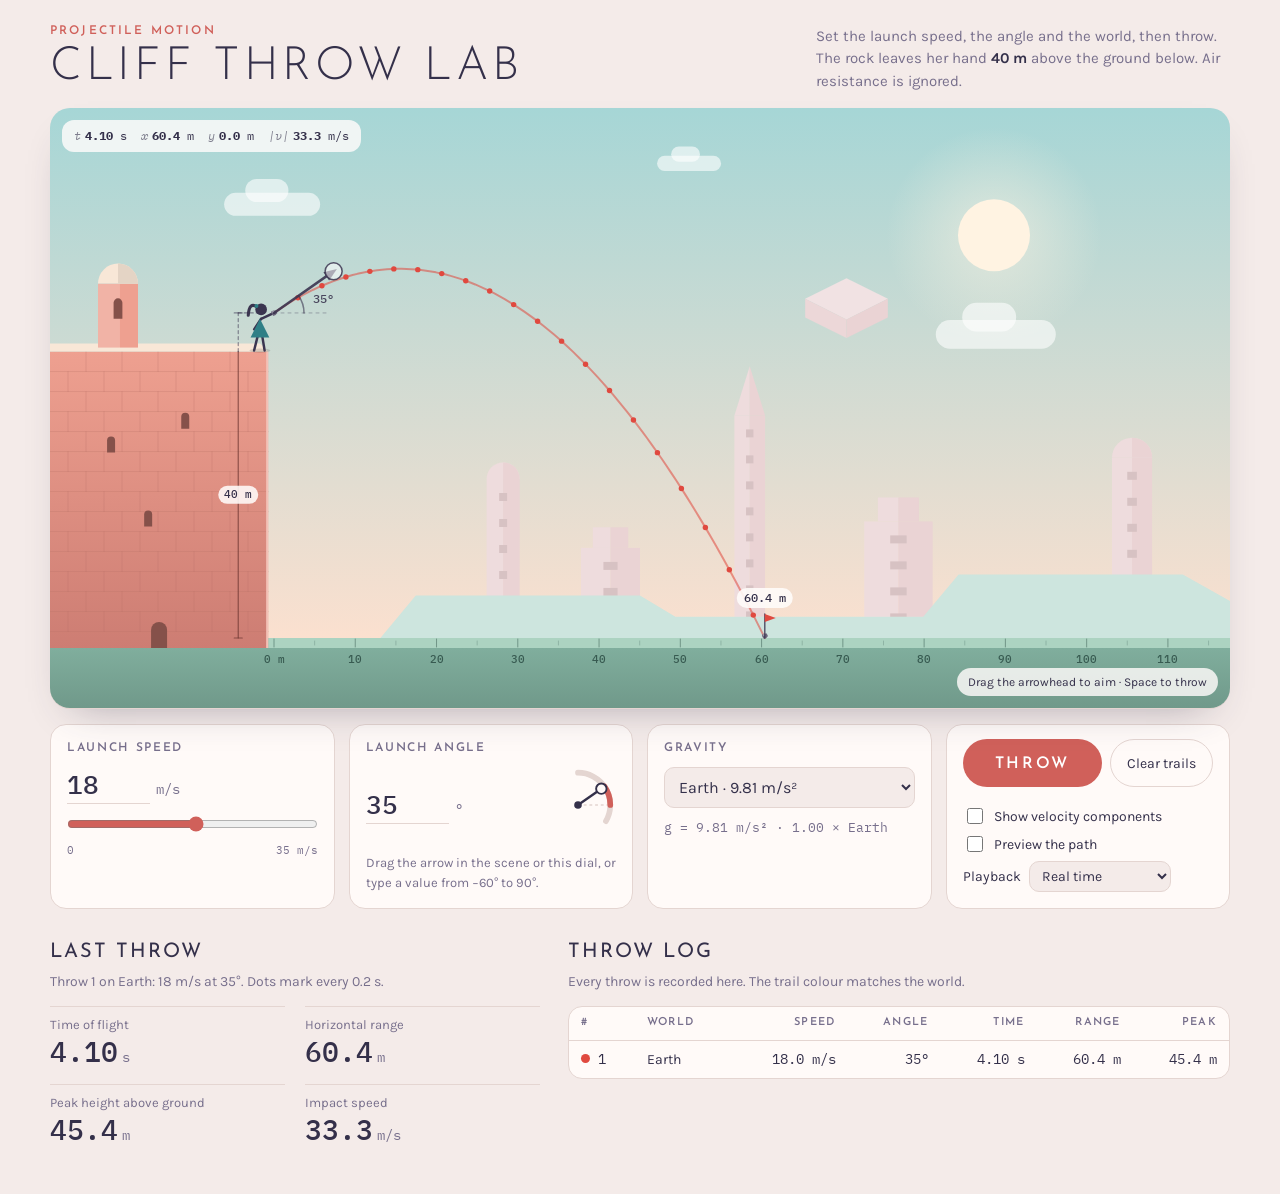
<file: school_tools/cliff_throw_motion_lab.html>
<!doctype html><html><head><meta charset=utf8><meta name=viewport content="width=device-width,initial-scale=1,viewport-fit=cover"><style>:root{color-scheme:light;box-sizing:border-box;padding-top:env(safe-area-inset-top,0px);padding-bottom:env(safe-area-inset-bottom,0px)}html{scroll-padding-top:env(safe-area-inset-top,0px)}body{margin:0;padding:0;font:14px -apple-system,BlinkMacSystemFont,sans-serif;background:#fff;color:#000}img{max-width:100%}[hidden]:not([hidden=until-found i]){display:none!important}</style></head><body>
<title>Cliff Throw Lab</title>
<meta name="claude:viewport-fit-sides" content="cover">
<link rel="preconnect" href="https://fonts.googleapis.com">
<link rel="preconnect" href="https://fonts.gstatic.com" crossorigin>
<link rel="stylesheet" href="https://fonts.googleapis.com/css2?family=Josefin+Sans:wght@300;400;600&family=Karla:wght@400;500;700&family=IBM+Plex+Mono:wght@400;500&display=swap">
<style>
/* Layout: one wide painted stage (the cliff scene) above a row of control cards, then results and a throw log */
:root{
  --bg:#f4ebe9; --panel:#fffaf8; --ink:#34304a; --muted:#776f8c; --line:#e4d5d1;
  --accent:#d0605a; --accent-ink:#ffffff; --teal:#2f7f86;
  --hud-bg:rgba(255,252,250,.82); --hud-ink:#34304a;
  --f-display:"Josefin Sans","Avenir Next","Century Gothic",sans-serif;
  --f-body:"Karla",system-ui,-apple-system,"Segoe UI",sans-serif;
  --f-mono:"IBM Plex Mono",ui-monospace,Menlo,Consolas,monospace;
}
@media (prefers-color-scheme: dark){
  :root:not([data-theme="light"]){
    --bg:#1b1a29; --panel:#242237; --ink:#eee7f1; --muted:#a39bb7; --line:#38344f;
    --accent:#ee8a7e; --accent-ink:#2a1418; --teal:#7cc3c6; color-scheme:dark;
  }
}
:root[data-theme="dark"]{
  --bg:#1b1a29; --panel:#242237; --ink:#eee7f1; --muted:#a39bb7; --line:#38344f;
  --accent:#ee8a7e; --accent-ink:#2a1418; --teal:#7cc3c6; color-scheme:dark;
}
html,body{background:var(--bg);color:var(--ink)}
body{font-family:var(--f-body);font-size:15px;line-height:1.5}
.wrap{max-width:1180px;margin:0 auto;padding-block:22px 48px;
  padding-left:max(16px,env(safe-area-inset-left,0px));padding-right:max(16px,env(safe-area-inset-right,0px))}
header.top{display:flex;flex-wrap:wrap;align-items:flex-end;justify-content:space-between;gap:8px 32px;margin-bottom:16px}
.eyebrow{font-family:var(--f-display);font-weight:600;font-size:12px;letter-spacing:.18em;text-transform:uppercase;color:var(--accent);margin:0 0 4px}
h1{font-family:var(--f-display);font-weight:300;font-size:clamp(28px,4.4vw,46px);letter-spacing:.08em;text-transform:uppercase;line-height:1.05;margin:0;text-wrap:balance}
.lede{margin:0;max-width:46ch;color:var(--muted)}
.lede b{color:var(--ink);font-weight:700}

.stage{position:relative;border-radius:20px;overflow:hidden;box-shadow:0 1px 0 var(--line),0 18px 40px -24px rgba(52,48,74,.45)}
canvas#scene{display:block;width:100%;touch-action:none;cursor:default;outline:none}
canvas#scene:focus-visible{box-shadow:inset 0 0 0 3px var(--teal)}
.hud{position:absolute;top:12px;left:12px;display:flex;flex-wrap:wrap;gap:4px 14px;padding:7px 12px;border-radius:12px;
  background:var(--hud-bg);color:var(--hud-ink);font-family:var(--f-mono);font-size:12px;font-variant-numeric:tabular-nums;backdrop-filter:blur(6px);max-width:calc(100% - 24px)}
.hud span i{font-style:italic;opacity:.6;margin-right:4px}
.hint{position:absolute;right:12px;bottom:12px;margin:0;padding:5px 11px;border-radius:999px;background:var(--hud-bg);color:var(--hud-ink);font-size:12px}

.controls{display:grid;grid-template-columns:repeat(auto-fit,minmax(230px,1fr));gap:14px;margin-top:16px}
.card{background:var(--panel);border:1px solid var(--line);border-radius:16px;padding:14px 16px 16px;display:flex;flex-direction:column;gap:10px;min-width:0}
.label{font-family:var(--f-display);font-weight:600;font-size:12px;letter-spacing:.14em;text-transform:uppercase;color:var(--muted);margin:0}
.valrow{display:flex;align-items:baseline;gap:6px}
.num{font-family:var(--f-mono);font-size:26px;font-weight:500;color:var(--ink);background:transparent;border:0;border-bottom:1.5px solid var(--line);
  width:5.2ch;padding:0 0 2px;font-variant-numeric:tabular-nums;border-radius:0}
.num:focus{outline:none;border-bottom-color:var(--accent)}
.unit{color:var(--muted);font-family:var(--f-mono);font-size:14px}
input[type=range]{width:100%;accent-color:var(--accent);margin:2px 0 0}
.scale{display:flex;justify-content:space-between;font-family:var(--f-mono);font-size:11px;color:var(--muted)}
.anglebox{display:flex;align-items:center;justify-content:space-between;gap:12px}
#dial{width:76px;height:76px;flex:none;cursor:grab;touch-action:none}
#dial:active{cursor:grabbing}
.small{font-size:13px;color:var(--muted);margin:0}
select{font:inherit;font-size:16px;color:var(--ink);background:var(--bg);border:1px solid var(--line);border-radius:10px;padding:9px 10px;width:100%}
select:focus-visible,button:focus-visible,input:focus-visible{outline:2px solid var(--teal);outline-offset:2px}
.gnote{font-family:var(--f-mono);font-size:13px;color:var(--muted);margin:0}
.actions{justify-content:space-between}
.btnrow{display:flex;gap:8px;flex-wrap:wrap}
button{font:inherit;cursor:pointer}
.throw{font-family:var(--f-display);font-weight:600;font-size:16px;letter-spacing:.16em;text-transform:uppercase;background:var(--accent);color:var(--accent-ink);
  border:0;border-radius:999px;padding:13px 28px 11px;flex:1;transition:transform .15s ease,opacity .2s}
.throw:hover{transform:translateY(-1px)}
.throw:disabled{opacity:.5;cursor:default;transform:none}
.ghost{background:transparent;color:var(--ink);border:1px solid var(--line);border-radius:999px;padding:10px 16px;font-size:14px}
.ghost:hover{border-color:var(--muted)}
.opts{display:flex;flex-direction:column;gap:6px}
.opts label{display:flex;align-items:center;gap:8px;font-size:14px;cursor:pointer}
.opts input{accent-color:var(--accent);width:16px;height:16px}
.rate{display:flex;align-items:center;gap:8px;font-size:14px}
.rate select{width:auto;padding:5px 8px;font-size:14px}

.results{margin-top:28px;display:grid;grid-template-columns:minmax(0,1fr) minmax(0,1.35fr);gap:28px}
@media (max-width:820px){.results{grid-template-columns:minmax(0,1fr)}}
h2{font-family:var(--f-display);font-weight:400;font-size:20px;letter-spacing:.1em;text-transform:uppercase;margin:0 0 4px}
.cap{margin:0 0 14px;color:var(--muted);font-size:14px}
.stats{display:grid;grid-template-columns:repeat(2,minmax(0,1fr));gap:16px 20px}
.stat{border-top:1.5px solid var(--line);padding-top:8px}
.stat .k{font-size:13px;color:var(--muted)}
.stat .v{font-family:var(--f-mono);font-size:28px;font-weight:500;font-variant-numeric:tabular-nums;line-height:1.2}
.stat .v small{font-size:14px;color:var(--muted);font-weight:400;margin-left:4px}
.tablewrap{overflow-x:auto;border:1px solid var(--line);border-radius:14px;background:var(--panel)}
table{border-collapse:collapse;width:100%;font-size:14px;min-width:520px}
th,td{padding:8px 12px;text-align:right;white-space:nowrap}
th{font-family:var(--f-display);font-weight:600;font-size:11px;letter-spacing:.12em;text-transform:uppercase;color:var(--muted);border-bottom:1px solid var(--line)}
th:first-child,td:first-child,th:nth-child(2),td:nth-child(2){text-align:left}
td{font-family:var(--f-mono);font-variant-numeric:tabular-nums}
td.w{font-family:var(--f-body)}
tbody tr+tr td{border-top:1px solid var(--line)}
.dot{display:inline-block;width:9px;height:9px;border-radius:50%;margin-right:8px;vertical-align:1px}
.empty td{color:var(--muted);font-family:var(--f-body);text-align:left}
@media (prefers-reduced-motion: reduce){.throw{transition:none}}
@media (max-width:560px){.hint{display:none}}
</style>

<main class="wrap">
  <header class="top">
    <div>
      <p class="eyebrow">Projectile motion</p>
      <h1>Cliff Throw Lab</h1>
    </div>
    <p class="lede">Set the launch speed, the angle and the world, then throw. The rock leaves her hand <b>40 m</b> above the ground below. Air resistance is ignored.</p>
  </header>

  <section class="stage" id="stage">
    <canvas id="scene" tabindex="0" role="img" aria-label="A girl on a cliff edge aims a rock. Drag the arrow to change the launch angle; press Space to throw."></canvas>
    <div class="hud" aria-live="off">
      <span><i>t</i><b id="h-t">0.00</b> s</span>
      <span><i>x</i><b id="h-x">0.0</b> m</span>
      <span><i>y</i><b id="h-y">40.0</b> m</span>
      <span><i>|v|</i><b id="h-v">18.0</b> m/s</span>
    </div>
    <p class="hint" id="hint">Drag the arrowhead to aim · Space to throw</p>
  </section>

  <section class="controls">
    <div class="card">
      <p class="label"><label for="v-num">Launch speed</label></p>
      <div class="valrow"><input class="num" id="v-num" type="number" min="0" max="35" step="0.1" value="18"><span class="unit">m/s</span></div>
      <input id="v-range" type="range" min="0" max="35" step="0.5" value="18" aria-label="Launch speed slider">
      <div class="scale"><span>0</span><span>35 m/s</span></div>
    </div>

    <div class="card">
      <p class="label"><label for="a-num">Launch angle</label></p>
      <div class="anglebox">
        <div class="valrow"><input class="num" id="a-num" type="number" min="-60" max="90" step="1" value="35"><span class="unit">°</span></div>
        <svg id="dial" viewBox="0 0 80 80" aria-hidden="true">
          <path d="M40 6 A34 34 0 0 1 69.4 57" fill="none" stroke="var(--line)" stroke-width="6" stroke-linecap="round"/>
          <line x1="40" y1="40" x2="76" y2="40" stroke="var(--line)" stroke-width="1.5" stroke-dasharray="3 3"/>
          <path id="dial-arc" fill="none" stroke="var(--accent)" stroke-width="6" stroke-linecap="round"/>
          <line id="dial-needle" x1="40" y1="40" x2="70" y2="40" stroke="var(--ink)" stroke-width="2.5" stroke-linecap="round"/>
          <circle cx="40" cy="40" r="4" fill="var(--ink)"/>
          <circle id="dial-knob" r="5.5" fill="var(--panel)" stroke="var(--ink)" stroke-width="2"/>
        </svg>
      </div>
      <p class="small">Drag the arrow in the scene or this dial, or type a value from −60° to 90°.</p>
    </div>

    <div class="card">
      <p class="label"><label for="world">Gravity</label></p>
      <select id="world">
        <option value="earth">Earth · 9.81 m/s²</option>
        <option value="mars">Mars · 3.71 m/s²</option>
        <option value="moon">Moon · 1.62 m/s²</option>
      </select>
      <p class="gnote" id="g-note">g = 9.81 m/s² · 1.00 × Earth</p>
    </div>

    <div class="card actions">
      <div class="btnrow">
        <button class="throw" id="throw" type="button">Throw</button>
        <button class="ghost" id="clear" type="button">Clear trails</button>
      </div>
      <div class="opts">
        <label><input type="checkbox" id="vec"> Show velocity components</label>
        <label><input type="checkbox" id="pred"> Preview the path</label>
        <span class="rate"><label for="rate">Playback</label>
          <select id="rate">
            <option value="0.25">¼ × slow motion</option>
            <option value="0.5">½ × slow motion</option>
            <option value="1" selected>Real time</option>
            <option value="2">2 × faster</option>
            <option value="4">4 × faster</option>
          </select></span>
      </div>
    </div>
  </section>

  <section class="results">
    <div>
      <h2>Last throw</h2>
      <p class="cap" id="r-cap">—</p>
      <div class="stats">
        <div class="stat"><div class="k">Time of flight</div><div class="v"><span id="r-t">—</span><small>s</small></div></div>
        <div class="stat"><div class="k">Horizontal range</div><div class="v"><span id="r-R">—</span><small>m</small></div></div>
        <div class="stat"><div class="k">Peak height above ground</div><div class="v"><span id="r-H">—</span><small>m</small></div></div>
        <div class="stat"><div class="k">Impact speed</div><div class="v"><span id="r-vi">—</span><small>m/s</small></div></div>
      </div>
    </div>
    <div>
      <h2>Throw log</h2>
      <p class="cap">Every throw is recorded here. The trail colour matches the world.</p>
      <div class="tablewrap">
        <table>
          <thead><tr><th>#</th><th>World</th><th>Speed</th><th>Angle</th><th>Time</th><th>Range</th><th>Peak</th></tr></thead>
          <tbody id="log"><tr class="empty"><td colspan="7">No throws yet.</td></tr></tbody>
        </table>
      </div>
    </div>
  </section>
</main>

<script>
(() => {
const $ = id => document.getElementById(id);
const canvas = $('scene'), ctx = canvas.getContext('2d');
const reduce = matchMedia('(prefers-reduced-motion: reduce)').matches;
const Y0 = 40, VMAX = 35, AMIN = -60, AMAX = 90;

const hex = h => [parseInt(h.slice(1,3),16),parseInt(h.slice(3,5),16),parseInt(h.slice(5,7),16)];
const rgb = (c,a=1) => `rgba(${c[0]|0},${c[1]|0},${c[2]|0},${a})`;
const mix = (a,b,t) => a.map((v,i)=>v+(b[i]-v)*t);
const WHITE=[255,255,255], BLACK=[0,0,0];
const clamp=(v,a,b)=>Math.max(a,Math.min(b,v));

const RAW = {
  earth:{name:'Earth', g:9.81, trail:'#e0493f', pal:{
    skyTop:'#a6d6d6', skyBot:'#fbe0cf', sun:'#fff3e2', far1:'#cde5de', far2:'#ead3d4',
    cliffTop:'#f8e7d7', cliffFront:'#eea090', cliffDark:'#cd7d73', cliffText:'#6e3631',
    groundTop:'#acd3c1', groundFront:'#80ae9d', groundText:'#2b4c44',
    ink:'#3b3550', dress:'#2f7f86', rock:'#6c677c', vx:'#1d6a73', vy:'#bf3b34', stars:0, cloud:.6, sunR:1}},
  mars:{name:'Mars', g:3.71, trail:'#2a9d8f', pal:{
    skyTop:'#e7b197', skyBot:'#f8dcc6', sun:'#e4eff6', far1:'#efc5ad', far2:'#e2ab96',
    cliffTop:'#f4cdb0', cliffFront:'#cc7459', cliffDark:'#a65844', cliffText:'#4a2017',
    groundTop:'#dc9f7c', groundFront:'#b9785a', groundText:'#47200f',
    ink:'#3a2a2e', dress:'#2f6f8f', rock:'#5d4541', vx:'#1d5a80', vy:'#7d1f3c', stars:.08, cloud:.3, sunR:.68}},
  moon:{name:'Moon', g:1.62, trail:'#f2a93b', pal:{
    skyTop:'#1e1c39', skyBot:'#4a4575', sun:'#7fc6d9', far1:'#3b3762', far2:'#55507f',
    cliffTop:'#e6e3ef', cliffFront:'#aaa5c4', cliffDark:'#87819f', cliffText:'#38334f',
    groundTop:'#c3bed6', groundFront:'#8e89aa', groundText:'#2a2644',
    ink:'#f6f1fb', dress:'#f08c7e', rock:'#d9d5e8', vx:'#8fe3e8', vy:'#ffb0a3', stars:1, cloud:0, sunR:.85}}
};
const WORLDS={};
for(const k in RAW){const p={};for(const c in RAW[k].pal){const v=RAW[k].pal[c];p[c]=typeof v==='string'?hex(v):v;}
  WORLDS[k]={name:RAW[k].name,g:RAW[k].g,trail:hex(RAW[k].trail),pal:p};}
const mixPal=(a,b,t)=>{const o={};for(const k in a)o[k]=Array.isArray(a[k])?mix(a[k],b[k],t):a[k]+(b[k]-a[k])*t;return o;};

// seeded stars
let seed=7;const rnd=()=>(seed=(seed*16807)%2147483647)/2147483647;
const STARS=Array.from({length:90},()=>({x:rnd(),y:rnd(),r:rnd()<.15?2:1.2,a:.4+rnd()*.6,ph:rnd()*6.28}));
const TOWERS=[{x:.37,w:.028,h:.30,cap:'dome'},{x:.45,w:.05,h:.17,cap:'step'},{x:.58,w:.026,h:.42,cap:'spire'},
  {x:.69,w:.058,h:.22,cap:'step'},{x:.9,w:.034,h:.34,cap:'dome'}];
const CLOUDS=[{x:.25,y:.16,w:96,sp:5},{x:.62,y:.09,w:64,sp:3},{x:.85,y:.4,w:120,sp:7}];

const S={v:18,a:35,world:'earth',rate:1,vec:false,pred:false,phase:'idle',wind:0,t:0,relT:9,
  cur:null,throws:[],n:0,s:4,pal:WORLDS.earth.pal,palFrom:null,palT:1,dust:[],drag:false,hover:false};

let W=0,H=0,dpr=1,GY=0,OX=0,U=1,P={x:0,y:0},cliffTop=0,edgeX=0;

function solve(v,aDeg,g){
  const th=aDeg*Math.PI/180, vx=v*Math.cos(th), vy=v*Math.sin(th);
  const T=(vy+Math.sqrt(vy*vy+2*g*Y0))/g, R=Math.max(0,vx*T), Hm=Y0+(vy>0?vy*vy/(2*g):0);
  const vyf=vy-g*T; return {v,a:aDeg,g,vx,vy,T,R,H:Hm,vi:Math.hypot(vx,vyf)};
}
const pickDt=T=>{for(const d of [0.1,0.2,0.25,0.5,1,2,5]) if(T/d<=32) return d; return 5;};
function fitScale(){
  // depends only on speed and gravity, so aiming never moves the camera
  const g=WORLDS[S.world].g, v=S.v;
  const Rmax=v/g*Math.sqrt(v*v+2*g*Y0), Hmax=Y0+v*v/(2*g);
  const needW=Math.max(Rmax*1.08,30), needH=Math.max(Hmax*1.08,Y0*1.3);
  return Math.max(.05,Math.min((W-OX-28)/needW,(GY-34)/needH));
}
const X=x=>OX+x*S.s, Y=y=>GY-y*S.s;

function resize(){
  dpr=Math.min(2,window.devicePixelRatio||1);
  W=canvas.clientWidth; H=Math.round(clamp(W*.56,340,600));
  canvas.style.height=H+'px'; canvas.width=Math.round(W*dpr); canvas.height=Math.round(H*dpr);
  GY=H-Math.round(clamp(H*.12,44,70)); OX=Math.round(clamp(W*.19,78,230));
}

// ---------- drawing ----------
function geom(){
  P={x:OX,y:Y(Y0)};
  const girlH=clamp(Y0*S.s*.55,16,48); U=girlH/41;
  cliffTop=Math.min(GY-6,P.y+33*U); edgeX=P.x-5*U;
}
function line(x1,y1,x2,y2){ctx.beginPath();ctx.moveTo(x1,y1);ctx.lineTo(x2,y2);ctx.stroke();}

function drawSky(now){
  const p=S.pal, g=ctx.createLinearGradient(0,0,0,GY);
  g.addColorStop(0,rgb(p.skyTop)); g.addColorStop(1,rgb(p.skyBot));
  ctx.fillStyle=g; ctx.fillRect(0,0,W,GY+2);
  if(p.stars>.02) for(const st of STARS){
    const tw=reduce?1:.65+.35*Math.sin(now/650+st.ph*3);
    ctx.fillStyle=`rgba(255,255,255,${p.stars*st.a*tw})`; ctx.fillRect(st.x*W,st.y*GY*.8,st.r,st.r);
  }
  // sun (or Earth, seen from the Moon)
  const cx=W*.8, cy=GY*.24, r=Math.max(16,H*.06)*p.sunR;
  const glow=ctx.createRadialGradient(cx,cy,r*.6,cx,cy,r*3);
  glow.addColorStop(0,rgb(p.sun,.45)); glow.addColorStop(1,rgb(p.sun,0));
  ctx.fillStyle=glow; ctx.beginPath(); ctx.arc(cx,cy,r*3,0,7); ctx.fill();
  ctx.fillStyle=rgb(p.sun); ctx.beginPath(); ctx.arc(cx,cy,r,0,7); ctx.fill();
  const e=clamp((p.stars-.5)*2,0,1);
  if(e>0){
    ctx.save(); ctx.beginPath(); ctx.arc(cx,cy,r,0,7); ctx.clip();
    ctx.fillStyle=`rgba(118,178,120,${e})`;
    ctx.beginPath(); ctx.ellipse(cx-r*.3,cy-r*.15,r*.38,r*.26,.6,0,7); ctx.fill();
    ctx.beginPath(); ctx.ellipse(cx+r*.35,cy+r*.35,r*.25,r*.4,-.3,0,7); ctx.fill();
    ctx.fillStyle=`rgba(20,18,40,${.45*e})`; ctx.beginPath(); ctx.arc(cx+r*.55,cy-r*.1,r*1.02,0,7); ctx.fill();
    ctx.restore();
  }
}
function drawFar(now){
  const p=S.pal;
  // slender distant towers
  for(const t of TOWERS){
    const x=t.x*W, w=Math.max(10,t.w*W), h=t.h*GY, top=GY-h;
    const light=rgb(mix(p.far2,WHITE,.22)), dark=rgb(p.far2);
    ctx.fillStyle=light; ctx.fillRect(x,top,w/2,h);
    ctx.fillStyle=dark; ctx.fillRect(x+w/2,top,w/2,h);
    ctx.fillStyle=rgb(mix(p.far2,BLACK,.08));
    for(let yy=top+14;yy<GY-10;yy+=26) ctx.fillRect(x+w*.38,yy,w*.24,8);
    if(t.cap==='dome'){ctx.fillStyle=light;ctx.beginPath();ctx.arc(x+w/2,top,w/2,Math.PI,0);ctx.fill();
      ctx.fillStyle=dark;ctx.beginPath();ctx.arc(x+w/2,top,w/2,Math.PI*1.5,0);ctx.lineTo(x+w/2,top);ctx.fill();}
    else if(t.cap==='spire'){ctx.fillStyle=light;ctx.beginPath();ctx.moveTo(x,top);ctx.lineTo(x+w/2,top-w*1.6);ctx.lineTo(x+w/2,top);ctx.fill();
      ctx.fillStyle=dark;ctx.beginPath();ctx.moveTo(x+w,top);ctx.lineTo(x+w/2,top-w*1.6);ctx.lineTo(x+w/2,top);ctx.fill();}
    else {ctx.fillStyle=light;ctx.fillRect(x+w*.2,top-w*.35,w*.3,w*.35);ctx.fillStyle=dark;ctx.fillRect(x+w*.5,top-w*.35,w*.3,w*.35);}
  }
  // floating isometric slab
  const fx=W*.64, fy=GY*.36, fw=Math.max(26,W*.035);
  ctx.fillStyle=rgb(mix(p.far2,WHITE,.35));
  ctx.beginPath();ctx.moveTo(fx,fy);ctx.lineTo(fx+fw,fy-fw*.5);ctx.lineTo(fx+fw*2,fy);ctx.lineTo(fx+fw,fy+fw*.5);ctx.fill();
  ctx.fillStyle=rgb(mix(p.far2,WHITE,.1));
  ctx.beginPath();ctx.moveTo(fx,fy);ctx.lineTo(fx+fw,fy+fw*.5);ctx.lineTo(fx+fw,fy+fw*.5+fw*.45);ctx.lineTo(fx,fy+fw*.45);ctx.fill();
  ctx.fillStyle=rgb(p.far2);
  ctx.beginPath();ctx.moveTo(fx+fw*2,fy);ctx.lineTo(fx+fw,fy+fw*.5);ctx.lineTo(fx+fw,fy+fw*.95);ctx.lineTo(fx+fw*2,fy+fw*.45);ctx.fill();
  // clouds
  if(p.cloud>.02) for(const c of CLOUDS){
    const span=W+260, x=((c.x*W+(reduce?0:now/1000*c.sp))%span)-130, y=c.y*GY, w=c.w, h=w*.24;
    ctx.fillStyle=`rgba(255,255,255,${p.cloud})`;
    ctx.beginPath();ctx.roundRect?ctx.roundRect(x,y,w,h,h/2):ctx.rect(x,y,w,h);ctx.fill();
    ctx.beginPath();ctx.roundRect?ctx.roundRect(x+w*.22,y-h*.6,w*.45,h,h/2):ctx.rect(x+w*.22,y-h*.6,w*.45,h);ctx.fill();
  }
  // mesas near the horizon
  ctx.fillStyle=rgb(p.far1);
  ctx.beginPath();ctx.moveTo(W*.28,GY);ctx.lineTo(W*.31,GY-GY*.08);ctx.lineTo(W*.5,GY-GY*.08);ctx.lineTo(W*.53,GY-GY*.04);
  ctx.lineTo(W*.74,GY-GY*.04);ctx.lineTo(W*.77,GY-GY*.12);ctx.lineTo(W*.96,GY-GY*.12);ctx.lineTo(W,GY-GY*.07);ctx.lineTo(W,GY);ctx.fill();
}
function niceStep(){
  for(const st of [1,2,5,10,20,25,50,100,200,250,500,1000]) if(st*S.s>=58) return st; return 2000;
}
function drawGround(){
  const p=S.pal;
  ctx.fillStyle=rgb(p.groundTop); ctx.fillRect(0,GY,W,10);
  const g=ctx.createLinearGradient(0,GY+10,0,H); g.addColorStop(0,rgb(p.groundFront)); g.addColorStop(1,rgb(mix(p.groundFront,BLACK,.12)));
  ctx.fillStyle=g; ctx.fillRect(0,GY+10,W,H-GY-10);
  const st=niceStep();
  ctx.font='500 11px "IBM Plex Mono", ui-monospace, monospace'; ctx.textAlign='center'; ctx.textBaseline='top';
  ctx.strokeStyle=rgb(p.groundText,.45); ctx.lineWidth=1;
  for(let x=0;X(x)<W+20;x+=st){
    const sx=X(x); line(sx,GY+1,sx,GY+9);
    ctx.fillStyle=rgb(p.groundText,.85); ctx.fillText(x===0?'0 m':String(x),sx,GY+16);
    const mx=X(x+st/2); if(mx<W){ctx.strokeStyle=rgb(p.groundText,.22);line(mx,GY+3,mx,GY+7);ctx.strokeStyle=rgb(p.groundText,.45);}
  }
}
function drawCliff(){
  const p=S.pal, top=cliffTop, bot=GY+10, h=bot-top;
  const g=ctx.createLinearGradient(0,top,0,bot); g.addColorStop(0,rgb(p.cliffFront)); g.addColorStop(1,rgb(p.cliffDark));
  ctx.fillStyle=g; ctx.fillRect(0,top,edgeX,h);
  // stone courses
  ctx.strokeStyle=rgb(mix(p.cliffDark,BLACK,.1),.28); ctx.lineWidth=1;
  let row=0; for(let y=top+20;y<bot-4;y+=20,row++){ line(0,y,edgeX,y);
    for(let x=(row%2?18:36);x<edgeX-6;x+=36) line(x,y-20,x,y); }
  // edge highlight and corner shade
  ctx.fillStyle=rgb(mix(p.cliffFront,WHITE,.35)); ctx.fillRect(edgeX-2,top,2,h);
  // top face receding up-left
  const d=Math.min(8,h*.2);
  ctx.fillStyle=rgb(p.cliffTop);
  ctx.beginPath();ctx.moveTo(0,top-d);ctx.lineTo(edgeX-d,top-d);ctx.lineTo(edgeX,top);ctx.lineTo(0,top);ctx.fill();
  // doorway and windows
  const dark=rgb(mix(p.cliffDark,BLACK,.35));
  if(h>70&&edgeX>70){const dw=16,dh=26,dx=edgeX*.5;ctx.fillStyle=dark;ctx.beginPath();ctx.moveTo(dx-dw/2,bot);ctx.lineTo(dx-dw/2,bot-dh+dw/2);
    ctx.arc(dx,bot-dh+dw/2,dw/2,Math.PI,0);ctx.lineTo(dx+dw/2,bot);ctx.fill();}
  if(h>150&&edgeX>90){ctx.fillStyle=dark;for(const [fx,fy] of [[.28,.3],[.62,.22],[.45,.55]]){
    const wx=edgeX*fx, wy=top+h*fy; ctx.beginPath();ctx.moveTo(wx-4,wy+12);ctx.lineTo(wx-4,wy);ctx.arc(wx,wy,4,Math.PI,0);ctx.lineTo(wx+4,wy+12);ctx.fill();}}
  // little tower on the cliff top
  if(edgeX>95&&h>60){
    const tw=Math.min(40,edgeX*.2), th=Math.min(64,h*.42), tx=edgeX*.22, ty=top-d*.5;
    ctx.fillStyle=rgb(mix(p.cliffFront,WHITE,.2)); ctx.fillRect(tx,ty-th,tw*.55,th);
    ctx.fillStyle=rgb(p.cliffFront); ctx.fillRect(tx+tw*.55,ty-th,tw*.45,th);
    ctx.fillStyle=rgb(p.cliffTop); ctx.beginPath();ctx.arc(tx+tw/2,ty-th,tw/2,Math.PI,0);ctx.fill();
    ctx.fillStyle=rgb(mix(p.cliffTop,BLACK,.08)); ctx.beginPath();ctx.arc(tx+tw/2,ty-th,tw/2,Math.PI*1.5,0);ctx.lineTo(tx+tw/2,ty-th);ctx.fill();
    ctx.fillStyle=dark; const ww=tw*.22; ctx.beginPath();ctx.moveTo(tx+tw/2-ww/2,ty-th*.45);ctx.lineTo(tx+tw/2-ww/2,ty-th*.7);
    ctx.arc(tx+tw/2,ty-th*.7,ww/2,Math.PI,0);ctx.lineTo(tx+tw/2+ww/2,ty-th*.45);ctx.fill();
  }
}
function drawDimension(){
  const p=S.pal, x=P.x-22*U-10;
  if(x<14) return;
  ctx.lineWidth=1.2;
  ctx.strokeStyle=rgb(p.cliffText,.7); line(x,GY,x,cliffTop);
  ctx.strokeStyle=rgb(p.ink,.55); ctx.setLineDash([3,3]); line(x,cliffTop,x,P.y); line(x,P.y,P.x-14*U,P.y); ctx.setLineDash([]);
  ctx.strokeStyle=rgb(p.cliffText,.7); line(x-4,GY,x+4,GY);
  ctx.strokeStyle=rgb(p.ink,.55); line(x-4,P.y,x+4,P.y);
  const ly=GY-(GY-cliffTop)/2;
  const txt=Y0+' m'; ctx.font='500 11px "IBM Plex Mono", ui-monospace, monospace';
  const tw=ctx.measureText(txt).width+12, ty=(GY-cliffTop)>40?ly:(cliffTop+P.y)/2;
  ctx.fillStyle='rgba(255,252,250,.88)'; ctx.beginPath(); ctx.roundRect?ctx.roundRect(x-tw/2,ty-9,tw,18,9):ctx.rect(x-tw/2,ty-9,tw,18); ctx.fill();
  ctx.fillStyle='#34304a'; ctx.textAlign='center'; ctx.textBaseline='middle'; ctx.fillText(txt,x,ty+.5);
}

const A0=Math.atan2(5,11);
const easeOut=k=>1-(1-k)*(1-k), easeIn=k=>k*k, easeIO=k=>k<.5?2*k*k:1-Math.pow(-2*k+2,2)/2;
function handPos(s0,L){
  let ang=A0;
  if(S.phase==='windup'){const k=S.wind, back=Math.PI*.93;
    ang=k<.55?A0+(back-A0)*easeOut(k/.55):back+(A0-back)*easeIn((k-.55)/.45);}
  else if(S.relT<1.2){const r=S.relT; ang=r<.22?A0-1.15*easeOut(r/.22):A0-1.15*(1-easeIO(Math.min(1,(r-.22)/.7)));}
  return {x:s0.x+L*Math.cos(ang),y:s0.y-L*Math.sin(ang)};
}
function drawRockAt(x,y,r){
  const p=S.pal; ctx.fillStyle=rgb(p.rock); ctx.beginPath();
  for(let i=0;i<7;i++){const a=i/7*6.283, rr=r*(i%2?.86:1.05); i?ctx.lineTo(x+rr*Math.cos(a),y+rr*Math.sin(a)):ctx.moveTo(x+rr*Math.cos(a),y+rr*Math.sin(a));}
  ctx.closePath(); ctx.fill();
  ctx.fillStyle='rgba(255,255,255,.35)'; ctx.beginPath(); ctx.arc(x-r*.3,y-r*.35,r*.35,0,7); ctx.fill();
}
const rockR=()=>clamp(.22*S.s,3,6);
function drawGirl(){
  const u=U, p=S.pal, s0={x:P.x-11*u,y:P.y+5*u}, L=Math.hypot(11,5)*u;
  const hip={x:s0.x-u,y:s0.y+13*u}, neck={x:s0.x-u,y:s0.y-u}, head={x:neck.x+u,y:neck.y-7*u};
  ctx.fillStyle='rgba(0,0,0,.13)'; ctx.beginPath(); ctx.ellipse(hip.x,cliffTop-1,9*u,1.8*u,0,0,7); ctx.fill();
  ctx.strokeStyle=rgb(p.ink); ctx.lineWidth=Math.max(1.2,2.1*u); ctx.lineCap='round'; ctx.lineJoin='round';
  line(hip.x-2*u,hip.y+2*u,hip.x-5*u,cliffTop-1); line(hip.x+2*u,hip.y+2*u,hip.x+4*u,cliffTop-1);
  line(s0.x,s0.y,s0.x-6*u,s0.y+9*u);
  ctx.fillStyle=rgb(p.dress); ctx.beginPath(); ctx.moveTo(neck.x,neck.y+u); ctx.lineTo(hip.x+8*u,hip.y+3*u); ctx.lineTo(hip.x-8*u,hip.y+3*u); ctx.closePath(); ctx.fill();
  ctx.fillStyle=rgb(p.ink); ctx.beginPath(); ctx.arc(head.x,head.y,5*u,0,7); ctx.fill();
  const sw=S.phase==='windup'?Math.sin(S.wind*Math.PI)*3*u:(S.relT<1?Math.sin(S.relT*9)*(1-S.relT)*2*u:0);
  ctx.lineWidth=Math.max(1.2,2.6*u);
  ctx.beginPath(); ctx.moveTo(head.x-3.5*u,head.y-2*u); ctx.quadraticCurveTo(head.x-10*u,head.y-7*u+sw,head.x-11*u,head.y+5*u+sw*.5); ctx.stroke();
  ctx.fillStyle=rgb(p.dress); ctx.beginPath(); ctx.arc(head.x-4*u,head.y-3*u,1.7*u,0,7); ctx.fill();
  ctx.lineWidth=Math.max(1.2,2.1*u);
  const h=handPos(s0,L); line(s0.x,s0.y,h.x,h.y);
  if(S.phase!=='flight') drawRockAt(h.x,h.y,rockR());
}
function drawAim(){
  const p=S.pal, th=S.a*Math.PI/180, len=26+S.v*2.6, flying=S.phase!=='idle';
  const al=flying?.3:1, tx=P.x+len*Math.cos(th), ty=P.y-len*Math.sin(th);
  ctx.lineCap='round';
  ctx.strokeStyle=rgb(p.ink,.35*al); ctx.lineWidth=1; ctx.setLineDash([3,4]); line(P.x,P.y,P.x+52,P.y); ctx.setLineDash([]);
  ctx.strokeStyle=rgb(p.ink,.6*al); ctx.lineWidth=1.5; ctx.beginPath(); ctx.arc(P.x,P.y,30,0,-th,th>0); ctx.stroke();
  const lr=46, la=-th/2; ctx.font='500 12px "IBM Plex Mono", ui-monospace, monospace'; ctx.textAlign='center'; ctx.textBaseline='middle';
  ctx.fillStyle=rgb(p.ink,.9*al); ctx.fillText(Math.round(S.a)+'°',P.x+lr*Math.cos(la)+6,P.y+lr*Math.sin(la));
  ctx.strokeStyle=rgb(p.ink,.9*al); ctx.lineWidth=2.5; line(P.x,P.y,tx-6*Math.cos(th),ty+6*Math.sin(th));
  ctx.fillStyle=rgb(p.ink,.9*al); ctx.beginPath();
  ctx.moveTo(tx+4*Math.cos(th),ty-4*Math.sin(th));
  ctx.lineTo(tx-9*Math.cos(th)+5*Math.sin(th),ty+9*Math.sin(th)+5*Math.cos(th));
  ctx.lineTo(tx-9*Math.cos(th)-5*Math.sin(th),ty+9*Math.sin(th)-5*Math.cos(th)); ctx.closePath(); ctx.fill();
  if(!flying){const r=(S.drag||S.hover)?11:8.5; ctx.fillStyle='rgba(255,255,255,.55)'; ctx.strokeStyle=rgb(p.ink,.85); ctx.lineWidth=1.5;
    ctx.beginPath(); ctx.arc(tx,ty,r,0,7); ctx.fill(); ctx.stroke();}
  S.tip={x:tx,y:ty};
}
const pos=(t,th)=>({x:th.vx*t,y:Y0+th.vy*t-.5*th.g*t*t});
function drawThrow(th,tEnd,alpha){
  ctx.strokeStyle=rgb(th.col,.55*alpha); ctx.lineWidth=2; ctx.beginPath();
  const N=100; for(let i=0;i<=N;i++){const q=pos(tEnd*i/N,th); i?ctx.lineTo(X(q.x),Y(q.y)):ctx.moveTo(X(q.x),Y(q.y));} ctx.stroke();
  ctx.fillStyle=rgb(th.col,alpha);
  for(let k=1;k*th.dotDt<=tEnd+1e-9;k++){const q=pos(k*th.dotDt,th); ctx.beginPath(); ctx.arc(X(q.x),Y(q.y),2.7,0,7); ctx.fill();}
}
function drawTrails(){
  const last=S.throws[S.throws.length-1];
  for(const th of S.throws){
    const active=th===S.cur&&S.phase==='flight';
    if(th===S.cur&&S.phase==='windup') continue;
    const tEnd=active?S.t:th.T;
    drawThrow(th,tEnd,th===last?1:.38);
    if(!active){ // resting rock + landing tick
      drawRockAt(X(th.R),GY-rockR()+1,rockR()*(th===last?1:.8));
    }
  }
  if(S.pred&&S.phase==='idle'){
    const pr=solve(S.v,S.a,WORLDS[S.world].g); ctx.setLineDash([5,6]); ctx.strokeStyle=rgb(S.pal.ink,.5); ctx.lineWidth=1.5; ctx.beginPath();
    for(let i=0;i<=80;i++){const q=pos(pr.T*i/80,pr); i?ctx.lineTo(X(q.x),Y(q.y)):ctx.moveTo(X(q.x),Y(q.y));} ctx.stroke(); ctx.setLineDash([]);
  }
}
function drawFlight(){
  if(S.phase!=='flight'||!S.cur) return;
  const th=S.cur, q=pos(S.t,th), x=X(q.x), y=Y(q.y);
  drawRockAt(x,y,rockR());
  if(S.vec){
    const k=2.4, vy=th.vy-th.g*S.t, p=S.pal;
    arrow(x,y,x+th.vx*k,y,p.vx); arrow(x,y,x,y-vy*k,p.vy);
    ctx.font='500 11px "IBM Plex Mono", ui-monospace, monospace'; ctx.textBaseline='middle';
    ctx.fillStyle=rgb(p.vx); ctx.textAlign='left'; ctx.fillText('vx '+th.vx.toFixed(1),x+th.vx*k+6,y-8);
    ctx.fillStyle=rgb(p.vy); ctx.fillText('vy '+vy.toFixed(1),x+6,y-vy*k);
  }
}
function arrow(x1,y1,x2,y2,c){
  const len=Math.hypot(x2-x1,y2-y1); if(len<3) return;
  const ux=(x2-x1)/len, uy=(y2-y1)/len;
  ctx.strokeStyle=rgb(c); ctx.fillStyle=rgb(c); ctx.lineWidth=2; line(x1,y1,x2-ux*5,y2-uy*5);
  ctx.beginPath(); ctx.moveTo(x2,y2); ctx.lineTo(x2-ux*8+uy*4,y2-uy*8-ux*4); ctx.lineTo(x2-ux*8-uy*4,y2-uy*8+ux*4); ctx.fill();
}
function drawMarker(){
  const th=S.throws[S.throws.length-1]; if(!th||(th===S.cur&&S.phase!=='idle')) return;
  const x=X(th.R); if(x>W+10) return;
  ctx.strokeStyle=rgb(S.pal.ink,.8); ctx.lineWidth=1.5; line(x,GY,x,GY-24);
  ctx.fillStyle=rgb(th.col); ctx.beginPath(); ctx.moveTo(x,GY-24); ctx.lineTo(x+11,GY-20); ctx.lineTo(x,GY-16); ctx.fill();
  const txt=th.R.toFixed(1)+' m'; ctx.font='500 12px "IBM Plex Mono", ui-monospace, monospace';
  const tw=ctx.measureText(txt).width+14, lx=clamp(x,tw/2+6,W-tw/2-6), ly=GY-40;
  ctx.fillStyle='rgba(255,252,250,.9)'; ctx.beginPath(); ctx.roundRect?ctx.roundRect(lx-tw/2,ly-10,tw,20,10):ctx.rect(lx-tw/2,ly-10,tw,20); ctx.fill();
  ctx.fillStyle='#34304a'; ctx.textAlign='center'; ctx.textBaseline='middle'; ctx.fillText(txt,lx,ly+.5);
}
function drawDust(dt){
  for(const d of S.dust){d.life-=dt; d.x+=d.vx*dt; d.y+=d.vy*dt; d.vy+=120*dt;}
  S.dust=S.dust.filter(d=>d.life>0&&d.y<GY+4);
  for(const d of S.dust){ctx.fillStyle=rgb(mix(S.pal.groundTop,WHITE,.4),Math.min(1,d.life*1.6)); ctx.beginPath(); ctx.arc(d.x,d.y,d.r,0,7); ctx.fill();}
}

// ---------- simulation ----------
function startThrow(){
  if(S.phase!=='idle') return;
  const w=WORLDS[S.world], th=solve(S.v,S.a,w.g);
  th.id=++S.n; th.world=S.world; th.col=w.trail; th.dotDt=pickDt(th.T);
  S.cur=th; S.throws.push(th); if(S.throws.length>6) S.throws.shift();
  S.phase='windup'; S.wind=0; $('throw').disabled=true; $('throw').textContent='Throwing…';
}
function land(){
  const th=S.cur; S.phase='idle'; S.t=th.T;
  const x=X(th.R); for(let i=0;i<16;i++){const a=Math.PI+Math.random()*Math.PI; const sp=30+Math.random()*70;
    S.dust.push({x,y:GY,vx:Math.cos(a)*sp,vy:Math.sin(a)*sp*.8,r:1.5+Math.random()*2.5,life:.5+Math.random()*.5});}
  $('throw').disabled=false; $('throw').textContent='Throw';
  showResult(th); addLog(th); hud(th,th.T);
}
function showResult(th){
  $('r-t').textContent=th.T.toFixed(2); $('r-R').textContent=th.R.toFixed(1);
  $('r-H').textContent=th.H.toFixed(1); $('r-vi').textContent=th.vi.toFixed(1);
  $('r-cap').textContent=`Throw ${th.id} on ${WORLDS[th.world].name}: ${th.v} m/s at ${th.a}°. Dots mark every ${th.dotDt} s.`;
}
const LOG=[];
function addLog(th){
  LOG.unshift(th); if(LOG.length>12) LOG.pop();
  $('log').innerHTML=LOG.map(t=>`<tr><td><span class="dot" style="background:${rgb(t.col)}"></span>${t.id}</td><td class="w">${WORLDS[t.world].name}</td>
    <td>${t.v.toFixed(1)} m/s</td><td>${t.a}°</td><td>${t.T.toFixed(2)} s</td><td>${t.R.toFixed(1)} m</td><td>${t.H.toFixed(1)} m</td></tr>`).join('');
}
function hud(th,t){
  if(!th){$('h-t').textContent='0.00';$('h-x').textContent='0.0';$('h-y').textContent=Y0.toFixed(1);$('h-v').textContent=S.v.toFixed(1);return;}
  const q=pos(t,th), vy=th.vy-th.g*t;
  $('h-t').textContent=t.toFixed(2); $('h-x').textContent=q.x.toFixed(1);
  $('h-y').textContent=Math.max(0,q.y).toFixed(1); $('h-v').textContent=Math.hypot(th.vx,vy).toFixed(1);
}

// ---------- loop ----------
let last=performance.now();
function frame(now){
  const dt=Math.min(.05,(now-last)/1000); last=now;
  if(S.palT<1){S.palT=Math.min(1,S.palT+dt/(reduce?.01:.8)); S.pal=mixPal(S.palFrom,WORLDS[S.world].pal,easeIO(S.palT));}
  const target=S.phase==='idle'?fitScale():S.camLock;
  S.s=reduce?target:S.s+(target-S.s)*Math.min(1,dt*5);
  S.relT+=dt;
  if(S.phase==='windup'){S.wind+=dt/(reduce?.15:.55); if(S.wind>=1){S.phase='flight';S.t=0;S.relT=0;}}
  else if(S.phase==='flight'){S.t+=dt*S.rate; if(S.t>=S.cur.T) land(); else hud(S.cur,S.t);}
  geom();
  ctx.setTransform(dpr,0,0,dpr,0,0); ctx.clearRect(0,0,W,H);
  drawSky(now); drawFar(now); drawGround(); drawCliff(); drawDimension();
  drawTrails(); drawGirl(); drawAim(); drawFlight(); drawMarker(); drawDust(dt);
  requestAnimationFrame(frame);
}

// ---------- inputs ----------
function setV(v,from){
  v=clamp(Math.round(v*10)/10||0,0,VMAX); S.v=v;
  if(from!=='num') $('v-num').value=v; if(from!=='range') $('v-range').value=v;
  if(S.phase==='idle'&&!S.throws.length) hud(null);
}
function setA(a,from){
  a=clamp(Math.round(a),AMIN,AMAX); if(isNaN(a)) return; S.a=a;
  if(from!=='num') $('a-num').value=a; drawDial();
}
function drawDial(){
  const th=S.a*Math.PI/180, cx=40, cy=40, r=30;
  const x=cx+r*Math.cos(th), y=cy-r*Math.sin(th);
  $('dial-needle').setAttribute('x2',x); $('dial-needle').setAttribute('y2',y);
  $('dial-knob').setAttribute('cx',x); $('dial-knob').setAttribute('cy',y);
  const ar=34, ex=cx+ar*Math.cos(th), ey=cy-ar*Math.sin(th);
  $('dial-arc').setAttribute('d',Math.abs(S.a)<1?'':`M${cx+ar} ${cy} A${ar} ${ar} 0 0 ${S.a>0?0:1} ${ex} ${ey}`);
}
function setWorld(w){
  if(w===S.world) return; S.palFrom=S.pal; S.world=w; S.palT=0;
  const g=WORLDS[w].g; $('g-note').textContent=`g = ${g.toFixed(2)} m/s² · ${(g/9.81).toFixed(2)} × Earth`;
}
$('v-range').addEventListener('input',e=>setV(+e.target.value,'range'));
$('v-num').addEventListener('input',e=>{if(e.target.value!=='') setV(+e.target.value,'num');});
$('v-num').addEventListener('change',e=>setV(+e.target.value));
$('a-num').addEventListener('input',e=>{if(e.target.value!==''&&e.target.value!=='-') setA(+e.target.value,'num');});
$('a-num').addEventListener('change',e=>setA(+e.target.value));
$('world').addEventListener('change',e=>setWorld(e.target.value));
$('rate').addEventListener('change',e=>S.rate=+e.target.value);
$('vec').addEventListener('change',e=>S.vec=e.target.checked);
$('pred').addEventListener('change',e=>S.pred=e.target.checked);
$('throw').addEventListener('click',()=>{S.camLock=fitScale();startThrow();});
$('clear').addEventListener('click',()=>{if(S.phase!=='idle')return; S.throws=[]; S.cur=null; hud(null);});

function aimFrom(px,py){const a=Math.atan2(P.y-py,px-P.x)*180/Math.PI; setA(a);}
function local(e){const r=canvas.getBoundingClientRect(); return {x:e.clientX-r.left,y:e.clientY-r.top};}
function nearAim(q){return S.tip&&(Math.hypot(q.x-S.tip.x,q.y-S.tip.y)<30||(Math.hypot(q.x-P.x,q.y-P.y)<170&&q.x>P.x-10));}
canvas.addEventListener('pointerdown',e=>{
  const q=local(e); if(S.phase!=='idle'||!nearAim(q)) return;
  S.drag=true; canvas.setPointerCapture(e.pointerId); canvas.style.cursor='grabbing'; aimFrom(q.x,q.y); $('hint').hidden=true;
});
canvas.addEventListener('pointermove',e=>{
  const q=local(e);
  if(S.drag){aimFrom(q.x,q.y);return;}
  S.hover=S.phase==='idle'&&nearAim(q); canvas.style.cursor=S.hover?'grab':'default';
});
const endDrag=()=>{S.drag=false;canvas.style.cursor=S.hover?'grab':'default';};
canvas.addEventListener('pointerup',endDrag); canvas.addEventListener('pointercancel',endDrag);
canvas.addEventListener('pointerleave',()=>{if(!S.drag)S.hover=false;});
canvas.addEventListener('keydown',e=>{
  const st=e.shiftKey?5:1;
  if(e.key==='ArrowUp'||e.key==='ArrowRight'){setA(S.a+st);e.preventDefault();}
  else if(e.key==='ArrowDown'||e.key==='ArrowLeft'){setA(S.a-st);e.preventDefault();}
  else if(e.key===' '||e.key==='Enter'){$('throw').click();e.preventDefault();}
});
document.addEventListener('keydown',e=>{if(e.key===' '&&e.target===document.body){$('throw').click();e.preventDefault();}});

const dial=$('dial'); let dialDrag=false;
function dialAim(e){const r=dial.getBoundingClientRect(); const x=(e.clientX-r.left)/r.width*80-40, y=(e.clientY-r.top)/r.height*80-40;
  setA(Math.atan2(-y,x)*180/Math.PI);}
dial.addEventListener('pointerdown',e=>{dialDrag=true;dial.setPointerCapture(e.pointerId);dialAim(e);});
dial.addEventListener('pointermove',e=>{if(dialDrag)dialAim(e);});
dial.addEventListener('pointerup',()=>dialDrag=false); dial.addEventListener('pointercancel',()=>dialDrag=false);

window.addEventListener('resize',resize);
resize(); S.s=fitScale(); geom(); drawDial();

// open with one finished example throw at the default settings
(function seed(){
  const w=WORLDS.earth, th=solve(S.v,S.a,w.g); th.id=++S.n; th.world='earth'; th.col=w.trail; th.dotDt=pickDt(th.T);
  S.cur=th; S.throws.push(th); S.t=th.T; showResult(th); addLog(th); hud(th,th.T);
})();
requestAnimationFrame(frame);
})();
</script>

</body></html>
</file>
<file: physics_apps/trick-shot-lab/styles.css>
:root{--paper:#f5f3ea;--ink:#263d35;--muted:#69776d;--orange:#da572c;--line:#d6dcd0;--cream:#fffcf4;--green:#3e624d;--soft:#edf0e5;--mono:ui-monospace,SFMono-Regular,Consolas,monospace}
*{box-sizing:border-box}body{margin:0;background:var(--paper);color:var(--ink);font-family:Inter,"Avenir Next",Avenir,-apple-system,BlinkMacSystemFont,"Segoe UI",sans-serif;font-size:14px;-webkit-font-smoothing:antialiased}button,input{font:inherit}button,a,input{-webkit-tap-highlight-color:transparent}button{cursor:pointer;color:inherit}button:disabled{cursor:default;opacity:.45}button:focus-visible,a:focus-visible,summary:focus-visible{outline:3px solid var(--orange);outline-offset:4px}input:focus-visible{outline:2px solid var(--orange);outline-offset:1px}button{transition:background .16s,transform .16s,border-color .16s}button:not(:disabled):active{transform:translateY(1px)}svg{fill:none;stroke:currentColor;stroke-width:1.8;stroke-linecap:round;stroke-linejoin:round}.icon-library{position:absolute;width:0;height:0;overflow:hidden}[hidden]{display:none!important}.sr-only{position:absolute;width:1px;height:1px;padding:0;margin:-1px;overflow:hidden;clip:rect(0,0,0,0);white-space:nowrap;border:0}.site-shell{width:min(1456px,100%);margin:auto;padding:0 48px}.site-header{height:94px;display:flex;align-items:center;border-bottom:1px solid var(--line);gap:29px}.brand{text-decoration:none;color:var(--ink);display:flex;align-items:center;gap:9px;font-size:25px;letter-spacing:-1.3px;font-weight:900}.brand svg{width:32px;height:32px;color:var(--orange)}.brand-dot{color:var(--orange)}.header-caption{font-size:10px;font-weight:600;letter-spacing:2px;border-left:1px solid #ccd2c5;padding-left:28px}.header-actions{display:flex;align-items:center;gap:26px;margin-left:auto}.text-button{border:0;background:none;padding:8px 0;font-size:12px;font-weight:650;display:inline-flex;align-items:center;gap:9px}.text-button:hover:not(:disabled){color:var(--orange)}.text-button svg{width:16px;height:16px}.icon-button{display:grid;place-items:center;width:35px;height:35px;border:1px solid var(--line);border-radius:50%;background:transparent}.icon-button:hover{background:#e6eadd}.icon-button svg{width:17px;height:17px}.intro{display:flex;align-items:center;justify-content:space-between;padding:39px 0 30px;gap:20px}.eyebrow{font-size:9px;letter-spacing:1.8px;font-weight:750;margin:0;display:flex;gap:8px;align-items:center}.live-dot{display:inline-block;width:6px;height:6px;border-radius:50%;background:#6d8765}.intro h1{font-size:clamp(28px,3.2vw,44px);letter-spacing:-1.8px;line-height:1.15;margin:13px 0 9px;font-weight:750}.intro h1 em{font-family:Georgia,"Times New Roman",serif;font-weight:400;color:var(--green)}.intro-copy{font-size:13px;color:var(--muted);margin:0}.session-score{display:flex;align-items:center;gap:24px;text-align:center;padding-right:9px}.session-score div{display:flex;flex-direction:column;gap:6px}.session-score strong{font-family:var(--mono);font-size:33px;font-weight:500;line-height:1}.session-score span:not(.score-divider){font-size:8px;letter-spacing:1.7px;font-weight:600}.session-score .score-divider{font-size:34px;color:#c4cbbd;font-weight:200}
.launcher-picker{display:grid;grid-template-columns:repeat(3,1fr);gap:13px;margin-bottom:23px}.launcher-card{background:transparent;border:1px solid var(--line);border-radius:9px;padding:19px 18px;display:flex;align-items:center;gap:15px;text-align:left;position:relative;min-width:0}.launcher-card:hover:not(:disabled){background:#efeee3;border-color:#a8b39f}.launcher-card.selected{background:#eeefdd;border-color:#697e56;box-shadow:inset 0 0 0 1px #697e5610}.launcher-icon{display:grid;place-items:center;flex-shrink:0;background:#e8eadf;border-radius:50%;width:51px;height:51px}.selected .launcher-icon{background:#dfe4c5}.launcher-icon svg{width:34px;height:34px;stroke-width:1.5}.launcher-card-copy{display:flex;flex-direction:column;gap:5px}.card-kicker{font-family:var(--mono);font-size:8px;letter-spacing:.65px;color:var(--muted)}.launcher-card-copy strong{font-size:17px;letter-spacing:-.5px}.launcher-card-copy>span:last-child{font-size:10px;color:var(--muted)}.selection-mark{display:grid;place-items:center;width:16px;height:16px;border:1px solid #b6c0ae;border-radius:50%;font-size:10px;color:transparent;margin-left:auto;align-self:flex-start;flex-shrink:0}.selected .selection-mark{color:#f6f4e8;background:#5e754c;border-color:#5e754c}
.workbench{display:grid;grid-template-columns:305px minmax(0,1fr);border:1px solid var(--line);border-radius:12px;overflow:hidden;background:var(--cream)}.control-panel{padding:25px 24px;border-right:1px solid var(--line)}.panel-heading{display:flex;align-items:center;justify-content:space-between;gap:4px}.panel-heading .eyebrow{font-size:8px;letter-spacing:1.4px}.tiny-label{font:8px var(--mono);color:#7c8979}.control-panel h2{font-size:22px;letter-spacing:-.75px;margin:17px 0 8px}.control-description{font-size:11px;line-height:1.7;color:var(--muted);margin:0 0 24px;min-height:38px}fieldset{border:0;padding:0;margin:0;min-width:0}.parameter{margin-bottom:19px}.parameter-label{display:flex;justify-content:space-between;align-items:center;margin-bottom:8px}.parameter-label label{font-size:11px;font-weight:700}.parameter-label>span{font:11px var(--mono);color:#85907c}.input-wrap{display:flex;align-items:center;border:1px solid #cbd2c4;background:#fffef9;border-radius:5px;height:44px;padding-right:12px}.input-wrap:focus-within{border-color:var(--orange)}.input-wrap input{border:0;min-width:0;width:100%;background:transparent;color:var(--ink);padding:10px 12px;font:17px var(--mono);border-radius:5px;outline:none}.input-wrap input:focus-visible{outline:2px solid var(--orange)}.input-wrap>span{font:11px var(--mono);color:var(--muted);white-space:nowrap}.parameter-hint{font-size:9px;line-height:1.5;color:var(--muted);margin:6px 0 0}.launch-readout{background:#edf0e5;border-radius:6px;padding:13px 14px;margin-top:2px}.launch-readout>span{font-size:9px;font-weight:650}.launch-readout>div{display:flex;align-items:baseline;gap:5px;margin:5px 0}.launch-readout strong{font:27px var(--mono);letter-spacing:-1px}.launch-readout div>span{font:11px var(--mono)}.launch-readout svg{margin-left:auto;width:53px;height:28px;stroke:#acb7a3;stroke-width:1}.launch-readout svg #mini-vector{stroke:var(--green);stroke-width:1.6}.launch-readout p{font:9px var(--mono);margin:5px 0 0;color:var(--muted)}.launch-button{display:flex;align-items:center;justify-content:space-between;border:0;border-radius:5px;background:var(--orange);color:#fffaf0;font-size:13px;font-weight:750;width:100%;padding:15px 15px;margin-top:19px;box-shadow:0 3px 0 #a63f23}.launch-button:hover:not(:disabled){background:#c64820}.launch-button svg{width:20px;height:20px}.button-subline{display:flex;justify-content:space-between;align-items:center;gap:8px;font-size:8px;color:var(--muted);margin-top:12px;line-height:1.5}kbd{font:8px var(--mono);border:1px solid #d3d9cb;border-radius:3px;padding:3px 4px;color:#7d8875;white-space:nowrap}.equation-box{border-top:1px solid var(--line);margin-top:23px;padding-top:15px}.equation-box summary{font-size:10px;font-weight:700;cursor:pointer;list-style:none;display:flex;justify-content:space-between;align-items:center}.equation-box summary::-webkit-details-marker{display:none}.equation-box summary span{font-size:15px;transition:transform .2s}.equation-box:not([open]) summary span{transform:rotate(-90deg)}.equation-box .formula{font:12px var(--mono);margin:14px 0 9px;color:var(--green);line-height:1.7}.equation-box p{font-size:10px;line-height:1.7;color:var(--muted);margin:7px 0}.equation-box .energy-summary{font-family:var(--mono);font-size:9px}.field-error{font-size:11px;color:#ac3c22;line-height:1.5}
.court-panel{min-width:0;display:flex;flex-direction:column}.court-toolbar{height:48px;display:flex;align-items:center;justify-content:space-between;padding:0 21px;border-bottom:1px solid var(--line);gap:10px}.court-toolbar>div:first-child{display:flex;gap:7px;align-items:center}.court-toolbar strong{font:8px var(--mono);letter-spacing:.8px}.court-toggles{display:flex;gap:16px}.court-toggles label{display:flex;align-items:center;gap:4px;font-size:9px;color:var(--muted);cursor:pointer}.court-toggles input{width:12px;height:12px;accent-color:var(--green);margin:0}.canvas-wrap{position:relative;background:#e9efdf;aspect-ratio:16/9.8;overflow:hidden;min-height:280px}canvas{display:block;width:100%;height:100%}.court-note{position:absolute;top:24px;left:26px;pointer-events:none;display:flex;flex-direction:column;gap:10px}.court-note-label{font:8px var(--mono);letter-spacing:1.5px;color:#5d765e}.court-note strong{font:italic 25px/1.16 Georgia,serif;letter-spacing:-.5px;color:#526d51}.court-note>span:last-child{font:8px var(--mono);color:#778b72}.air-badge{position:absolute;top:22px;right:22px;font:7px var(--mono);letter-spacing:1px;color:#6e8668;border:1px solid #c5d3bc;padding:6px 8px;border-radius:3px}.offscreen-note{position:absolute;top:18px;left:50%;transform:translateX(-50%);padding:9px 12px;border-radius:5px;background:#263d35;color:white;font:10px var(--mono);white-space:nowrap}.result-overlay{position:absolute;left:50%;top:40%;transform:translate(-50%,-50%);width:min(330px,85%);padding:24px 24px 20px;border-radius:10px;background:#fffdf3f5;box-shadow:0 10px 50px #273e3524;border:1px solid #cdd4bf;text-align:center;animation:result-in .25s ease-out}.result-kicker{font:8px var(--mono);letter-spacing:1.7px;color:var(--orange)}.result-overlay h3{font:italic 33px Georgia,serif;letter-spacing:-1px;margin:10px 0;color:var(--green)}.result-overlay p{font-size:11px;line-height:1.6;color:var(--muted);margin:0 0 14px}.result-overlay button{display:inline-flex;gap:10px;align-items:center;padding:10px 17px;border:0;border-radius:5px;background:var(--green);color:#fffdf3;font-size:11px;font-weight:600}.result-overlay button svg{width:14px;height:14px}.flight-dashboard{display:grid;grid-template-columns:repeat(4,1fr);border-top:1px solid var(--line);border-bottom:1px solid var(--line);padding:18px 7px;background:#f7f7ec}.flight-dashboard>div{padding:0 17px;border-right:1px solid var(--line);display:flex;flex-direction:column;gap:9px}.flight-dashboard>div:last-child{border:0}.flight-dashboard span{font-size:7px;font-weight:700;letter-spacing:.9px}.flight-dashboard strong{font:19px var(--mono);white-space:nowrap;letter-spacing:-.5px}.flight-dashboard small{font-size:9px;color:var(--muted);letter-spacing:0}.shot-feedback{padding:23px 23px;display:flex;align-items:flex-start;gap:12px;flex:1}.feedback-icon{display:grid;place-items:center;border:1px solid #c8d0be;border-radius:50%;width:27px;height:27px;flex-shrink:0;font-size:15px;color:#668157}.shot-feedback>div{flex:1}.shot-feedback strong{font-size:11px}.shot-feedback p{font-size:10px;line-height:1.7;color:var(--muted);margin:6px 0 0;max-width:470px}.shot-feedback>.text-button{padding-top:4px;font-size:10px}.notebook{margin-top:31px}.notebook-heading{display:flex;justify-content:space-between;align-items:center;gap:12px}.notebook-heading .eyebrow{font-size:8px}.notebook h2{font-size:19px;font-weight:650;letter-spacing:-.5px;margin:8px 0 19px}.notebook h2 span{font:9px var(--mono);letter-spacing:0;vertical-align:middle;margin-left:8px;padding:4px 6px;background:#e7ebdf;border-radius:3px;color:var(--muted)}.notebook-heading .text-button{font-size:10px;align-self:flex-end;margin-bottom:13px}.history-scroll{overflow:auto;border:1px solid var(--line);border-radius:6px}table{width:100%;border-collapse:collapse;text-align:left;font-size:10px;white-space:nowrap}thead{background:#ecefe4}th{font-size:8px;font-weight:650;letter-spacing:.7px;padding:12px 17px;color:var(--muted)}td{border-top:1px solid var(--line);padding:13px 17px;font-family:var(--mono);font-size:9px}td:nth-child(2){font-family:inherit;font-weight:650}.empty-history td{text-align:center;padding:26px 12px;font:11px inherit;color:var(--muted)}.outcome-pill{font:8px var(--mono);padding:4px 7px;border-radius:3px;background:#e7eadf;color:#63745a}.outcome-pill.made{background:#dfeacb;color:#416330}.restore-button{border:0;background:transparent;color:var(--green);font-size:10px;text-decoration:underline;text-underline-offset:3px}footer{display:flex;justify-content:space-between;gap:15px;font-size:9px;color:#7a8575;padding:32px 0}footer strong{font-size:10px;letter-spacing:-.5px;color:#53664c;margin-right:8px}footer>span:last-child{font:7px var(--mono);letter-spacing:.6px}.footer-dot{padding:0 8px}dialog{border:1px solid #c7d0bd;border-radius:14px;background:var(--paper);color:var(--ink);width:min(620px,calc(100% - 28px));max-height:85vh;padding:27px 35px;box-shadow:0 25px 100px #19352433}dialog::backdrop{background:#1c322b70;backdrop-filter:blur(4px)}.guide-header{display:flex;align-items:center;justify-content:space-between}.guide-header .icon-button{font-size:25px;flex-shrink:0}.guide-header .eyebrow{font-size:8px}dialog h2{font:italic 31px Georgia,serif;letter-spacing:-.8px;margin:19px 0 15px}dialog p{font-size:12px;line-height:1.85;color:var(--muted)}.guide-section{border-top:1px solid var(--line);margin-top:23px;padding-top:9px}.guide-section h3{font-size:13px}.guide-equation{font:13px var(--mono);background:#e8eddd;padding:13px;border-radius:5px;line-height:1.6}.guide-tip{background:#e7eace;padding:17px 20px;border-radius:6px;margin:20px 0}.guide-tip strong{font-size:12px}.guide-tip p{margin-bottom:0}.guide-shortcuts{font-size:10px!important}@keyframes result-in{from{opacity:0;transform:translate(-50%,-45%)}to{opacity:1;transform:translate(-50%,-50%)}}
@media(min-width:1450px){.canvas-wrap{aspect-ratio:16/9}.control-panel{padding:28px}.workbench{grid-template-columns:320px minmax(0,1fr)}}
@media(max-width:1100px){.site-shell{padding:0 27px}.launcher-card{padding:17px 13px;gap:10px}.launcher-icon{width:42px;height:42px}.launcher-card-copy strong{font-size:15px}.launcher-card-copy>span:last-child{font-size:9px}.card-kicker{font-size:7px}.workbench{grid-template-columns:280px minmax(0,1fr)}.control-panel{padding:22px 19px}.court-note strong{font-size:22px}.court-note{top:22px;left:20px}.air-badge{right:15px;font-size:6px}.flight-dashboard>div{padding:0 10px}.flight-dashboard span{font-size:6px;letter-spacing:.4px}.flight-dashboard strong{font-size:17px}.canvas-wrap{aspect-ratio:16/11.5}.shot-feedback{padding:19px 17px}.shot-feedback>.text-button{font-size:0;gap:0}.shot-feedback>.text-button svg{width:15px;height:15px}.header-caption{font-size:8px}}
@media(max-width:800px){.site-shell{padding:0 20px}.site-header{height:75px}.header-caption{display:none}.intro{padding-top:28px}.intro h1{font-size:32px}.session-score{gap:17px}.session-score strong{font-size:27px}.session-score span:not(.score-divider){font-size:7px}.launcher-card{gap:9px;padding:13px 10px;align-items:flex-start}.launcher-icon{width:33px;height:33px}.launcher-icon svg{width:25px;height:25px}.card-kicker{display:none}.launcher-card-copy strong{font-size:13px}.launcher-card-copy{gap:5px;padding-top:2px}.launcher-card-copy>span:last-child{font-size:8px;line-height:1.5}.selection-mark{position:absolute;top:5px;right:5px;width:10px;height:10px;font-size:7px}.workbench{grid-template-columns:240px minmax(0,1fr)}.control-panel{padding:20px 17px}.tiny-label{display:none}.control-panel h2{font-size:21px}.control-description{font-size:10px}.court-toolbar{padding:0 12px}.court-toolbar strong{font-size:7px}.court-toggles{gap:8px}.court-toggles label{font-size:8px}.canvas-wrap{aspect-ratio:16/16;min-height:350px}.court-note{left:15px;top:20px}.court-note strong{font-size:21px}.court-note>span:last-child{font-size:7px}.air-badge{top:auto;bottom:12px;right:10px}.flight-dashboard{grid-template-columns:repeat(2,1fr);row-gap:17px}.flight-dashboard>div:nth-child(2){border:0}.flight-dashboard span{font-size:7px}.shot-feedback{padding:19px 13px;gap:8px}.feedback-icon{width:23px;height:23px}.shot-feedback p{font-size:10px}.shot-feedback strong{font-size:10px}.result-overlay{top:50%;padding:21px 15px}.result-overlay h3{font-size:29px}footer{flex-direction:column;gap:12px}}
@media(max-width:620px){.site-shell{padding:0 15px}.site-header{height:69px}.brand{font-size:23px}.brand svg{width:29px;height:29px}.header-actions{gap:15px}.header-actions .text-button{font-size:10px}.icon-button{width:30px;height:30px}.intro{padding:27px 0 24px}.intro .eyebrow{font-size:7px;letter-spacing:1px}.intro h1{font-size:27px;letter-spacing:-1px}.intro-copy{font-size:10px}.session-score{gap:12px;padding:0}.session-score strong{font-size:23px}.session-score span:not(.score-divider){font-size:6px;letter-spacing:1px}.score-divider{font-size:24px!important}.launcher-picker{gap:7px;margin-bottom:16px}.launcher-card{flex-direction:column;gap:6px;padding:12px 10px}.launcher-icon{width:31px;height:31px}.launcher-card-copy strong{font-size:12px;letter-spacing:-.3px}.launcher-card-copy>span:last-child{font-size:8px}.workbench{grid-template-columns:1fr;overflow:visible}.control-panel{border-right:0;border-bottom:1px solid var(--line);padding:20px}.panel-heading .tiny-label{display:block}.control-panel h2{margin-top:12px}.control-description{min-height:0;margin-bottom:18px}.control-panel #parameter-inputs{display:grid;grid-template-columns:repeat(2,minmax(0,1fr));gap:14px}.parameter{margin-bottom:4px}.parameter-label label{font-size:10px}.parameter-hint{font-size:8px}.launch-readout{margin-top:13px;display:grid;grid-template-columns:1fr 1fr;align-items:center;gap:0 5px;padding:12px 14px}.launch-readout>div{grid-area:1/2/3/3;margin:0;justify-content:flex-end}.launch-readout p{font-size:8px}.launch-readout svg{display:none}.launch-readout strong{font-size:25px}.launch-button{margin-top:14px}.button-subline{margin-top:10px;font-size:8px}.equation-box{margin-top:16px;padding-top:12px}.equation-box .formula{margin:10px 0 6px}.equation-box p{font-size:10px}.canvas-wrap{aspect-ratio:16/12;min-height:0}.court-panel{border-radius:0 0 12px 12px;overflow:hidden}.court-toolbar{height:43px;padding:0 15px}.court-note{top:17px;left:18px}.court-note strong{font-size:21px}.court-note-label{font-size:7px}.court-note>span:last-child{font-size:7px}.flight-dashboard{grid-template-columns:repeat(4,1fr);padding:16px 5px}.flight-dashboard span{font-size:5.5px;letter-spacing:.1px}.flight-dashboard strong{font-size:15px}.flight-dashboard small{font-size:8px}.flight-dashboard>div{padding:0 7px;gap:7px}.flight-dashboard>div:nth-child(2){border-right:1px solid var(--line)}.shot-feedback{padding:18px 16px}.notebook{margin-top:27px}.notebook h2{font-size:17px}th,td{padding:11px 13px}.empty-history td{font-size:10px}.notebook-heading .text-button{font-size:9px}dialog{padding:22px}.guide-header .eyebrow{font-size:6px;letter-spacing:1px}.guide-equation{font-size:11px}.guide-shortcuts{font-size:9px!important}.result-overlay{top:43%}}
@media(prefers-reduced-motion:reduce){*,*::before,*::after{animation:none!important;transition:none!important}}
</file>
